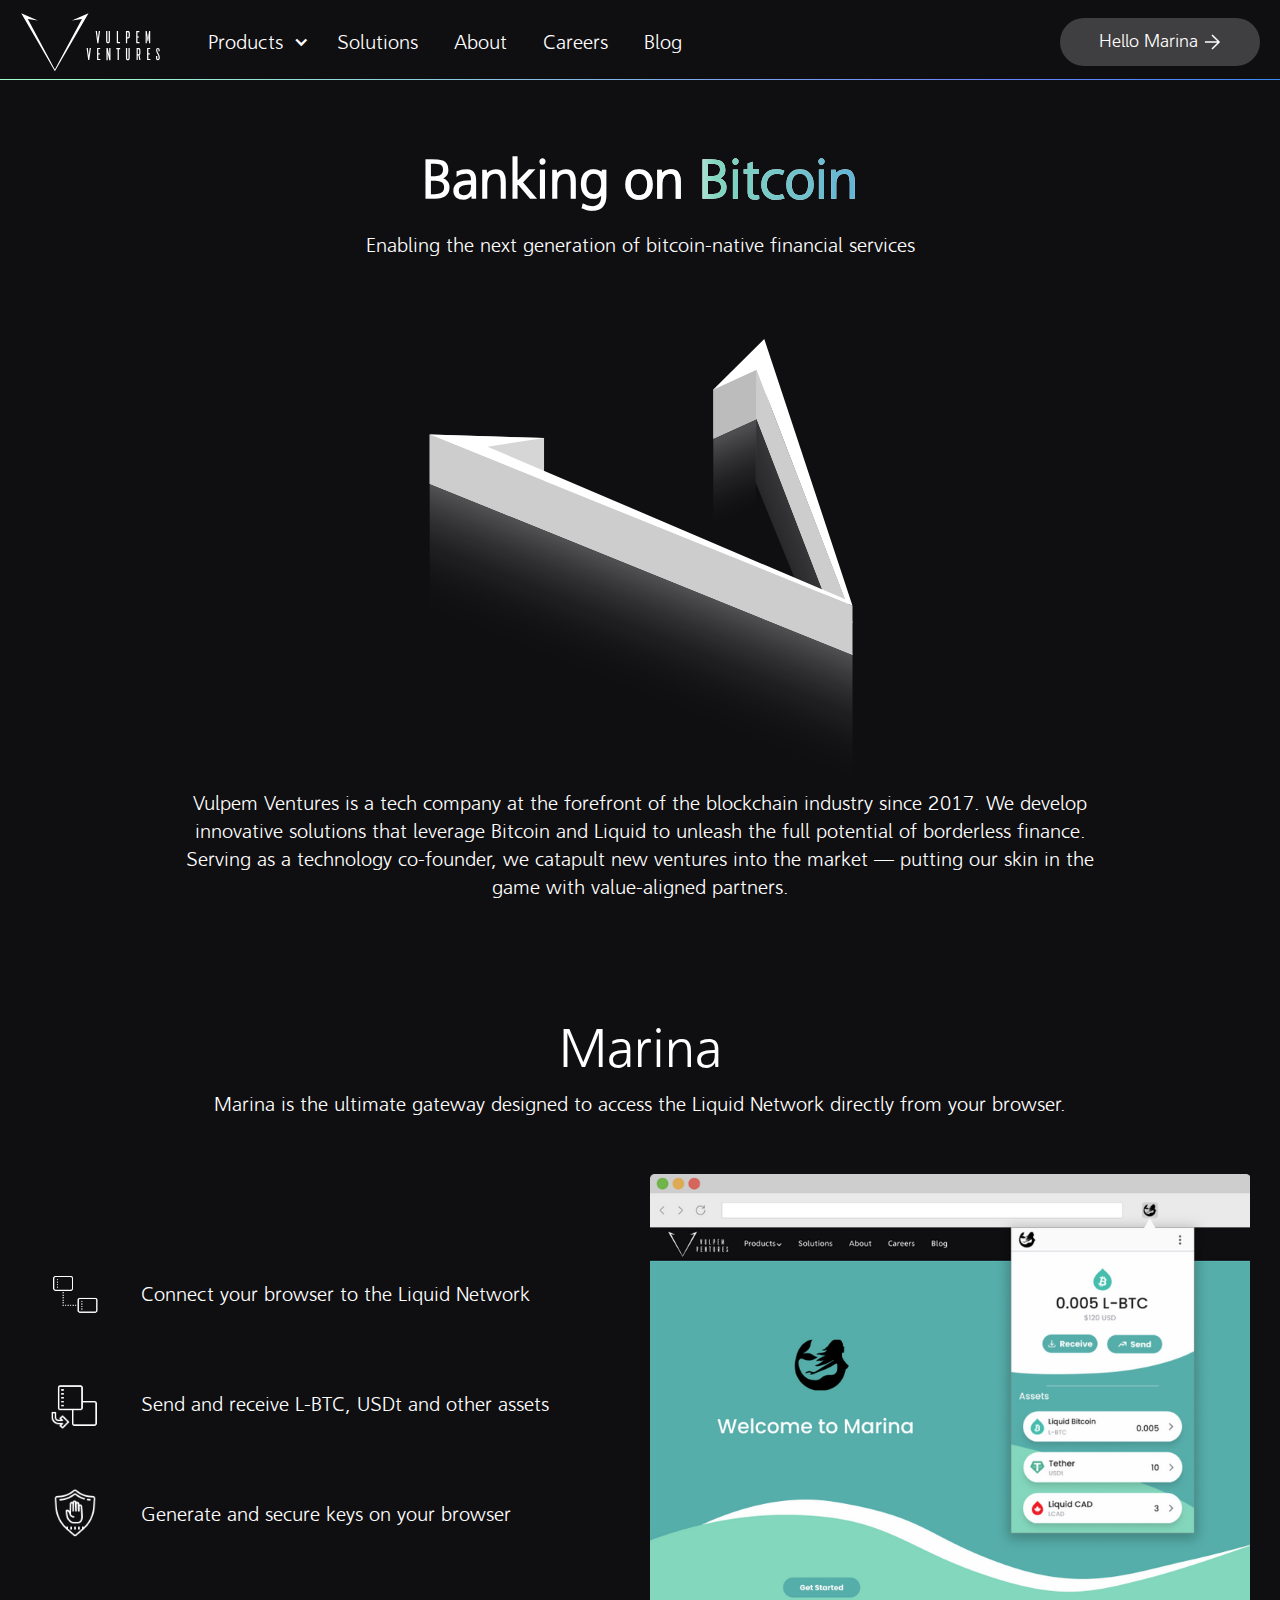
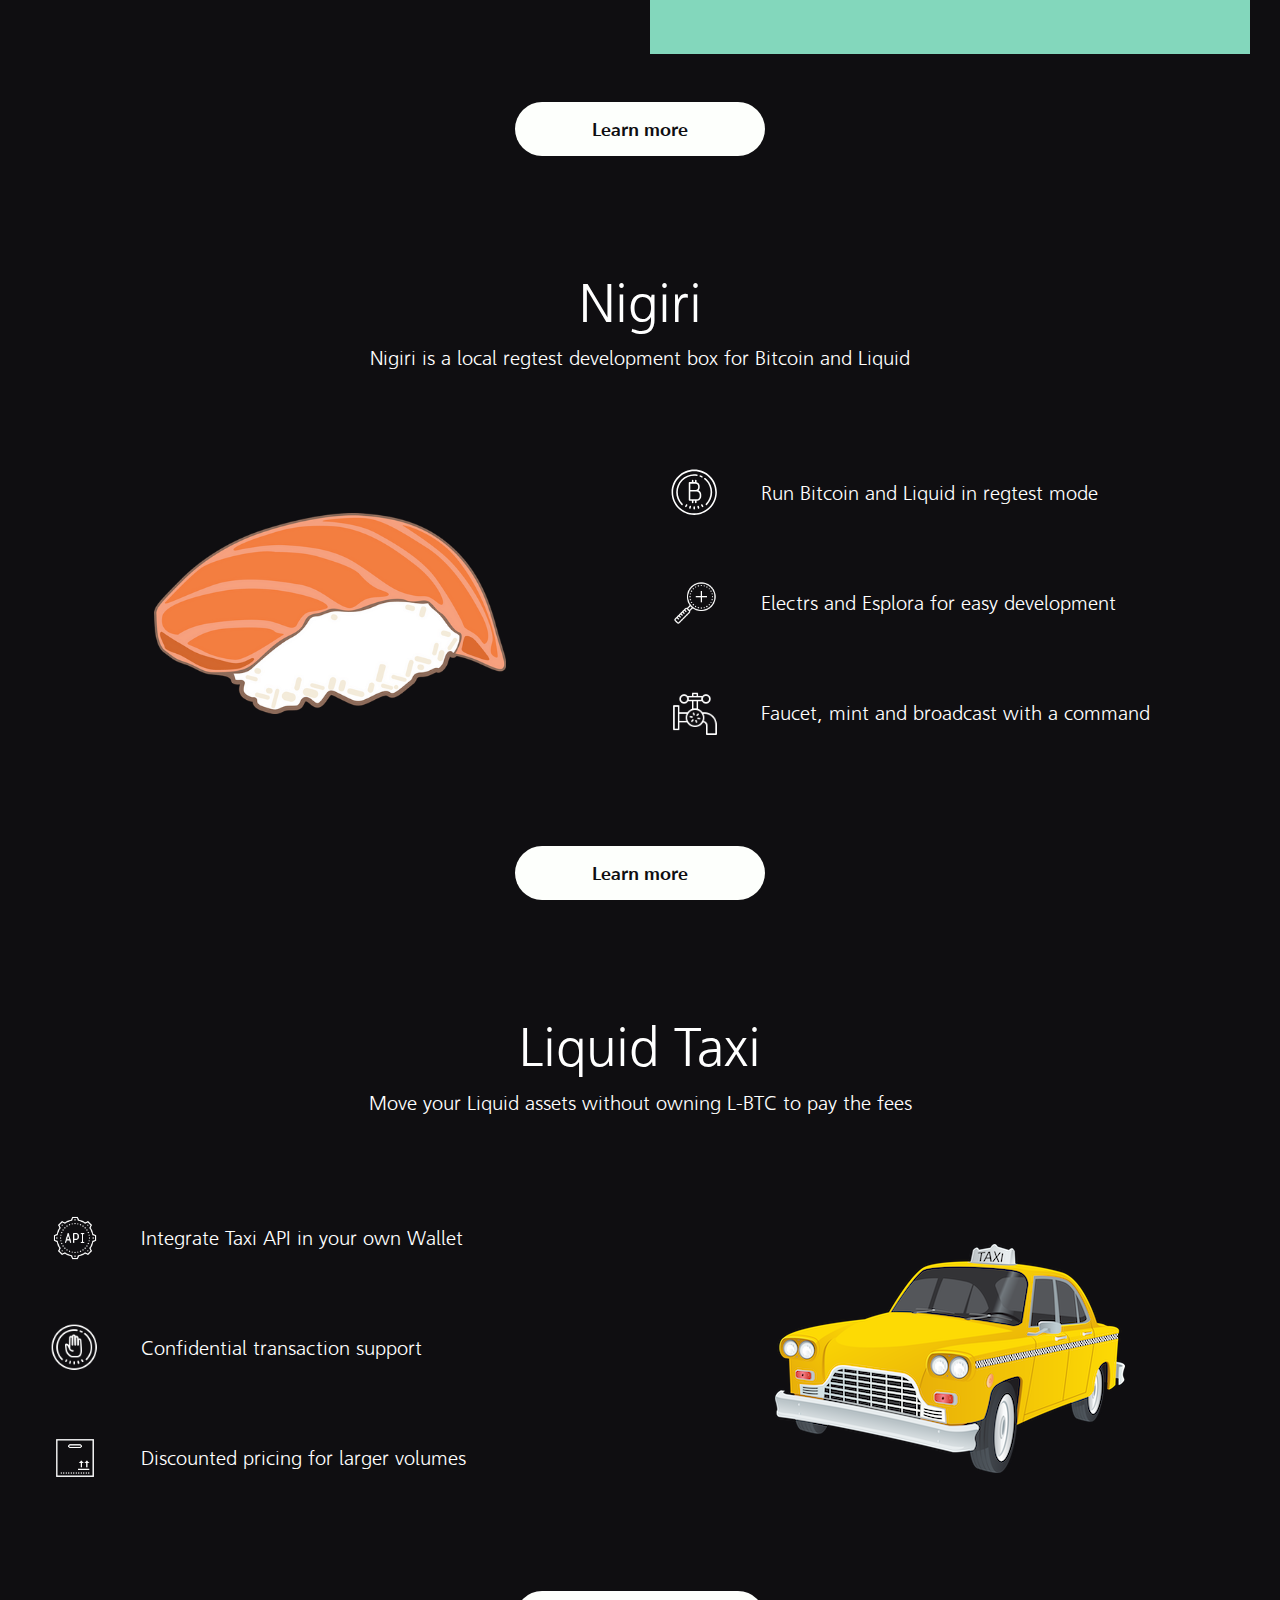
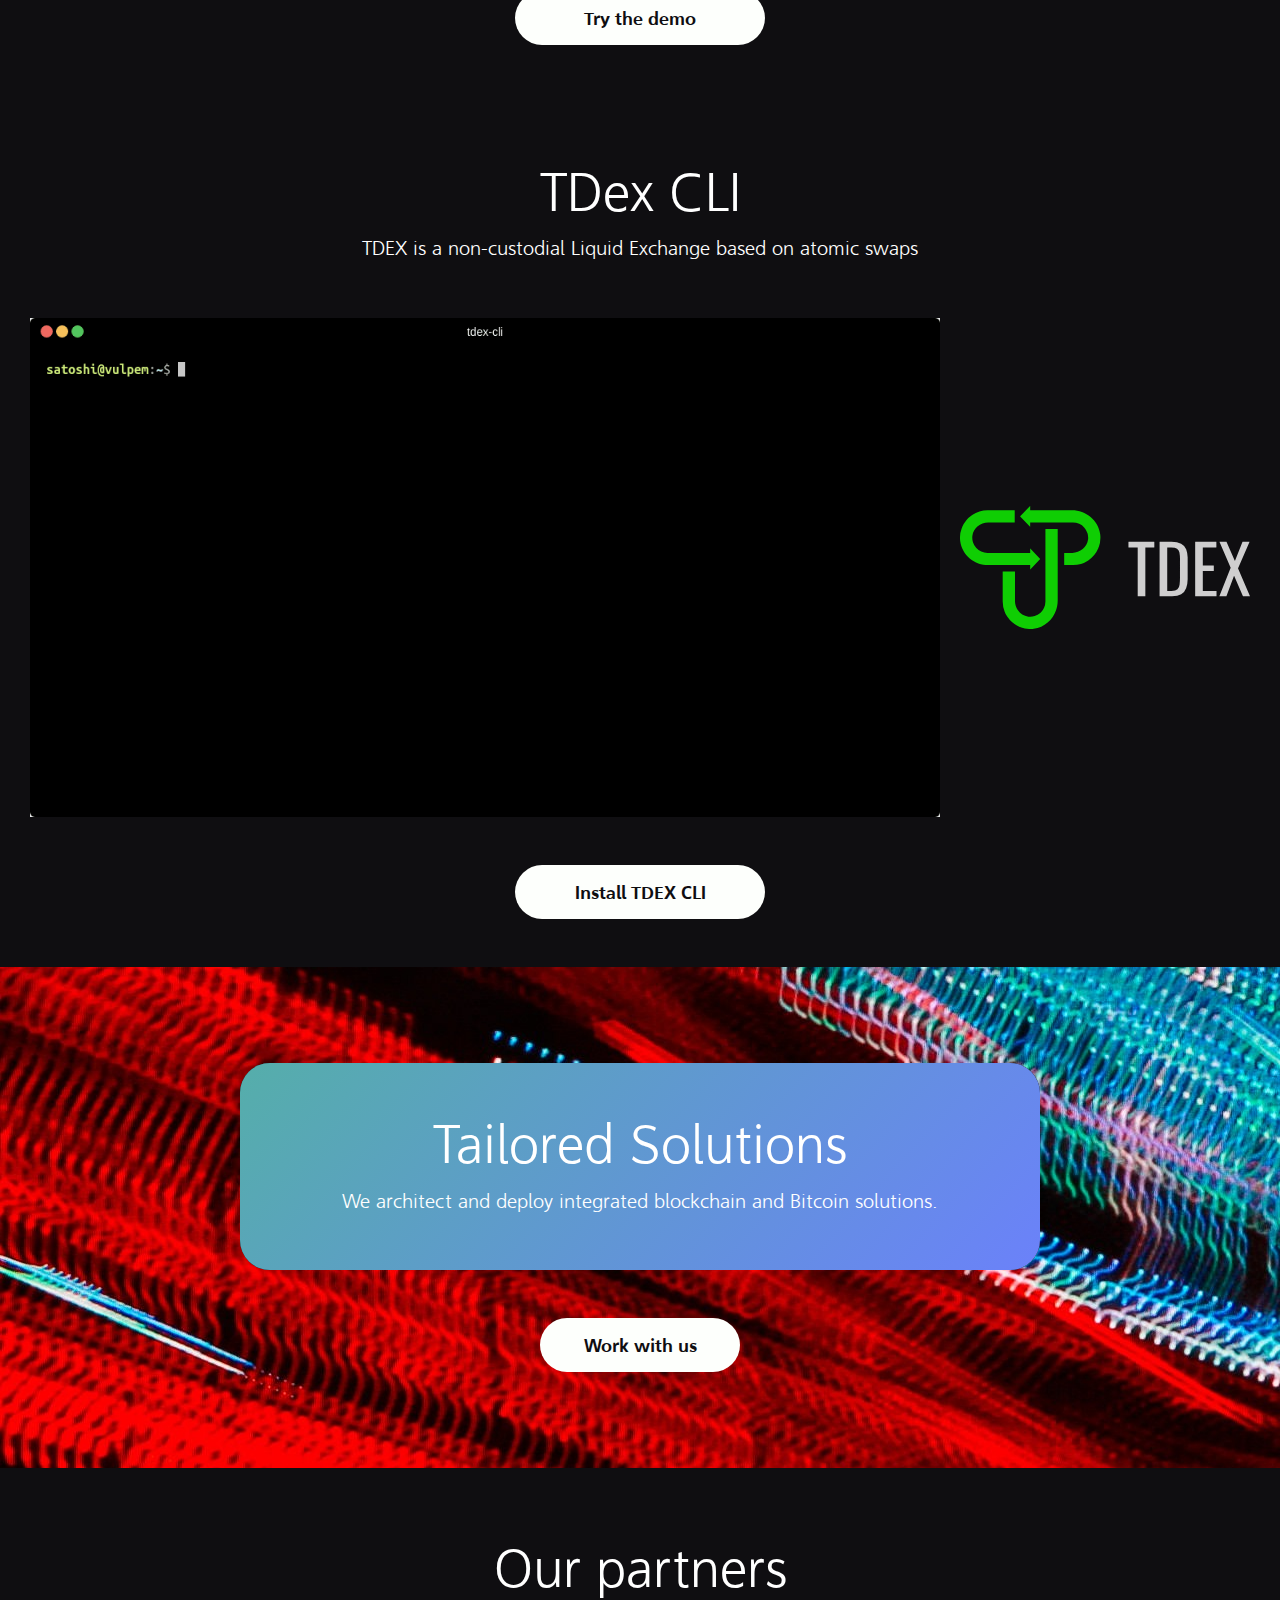
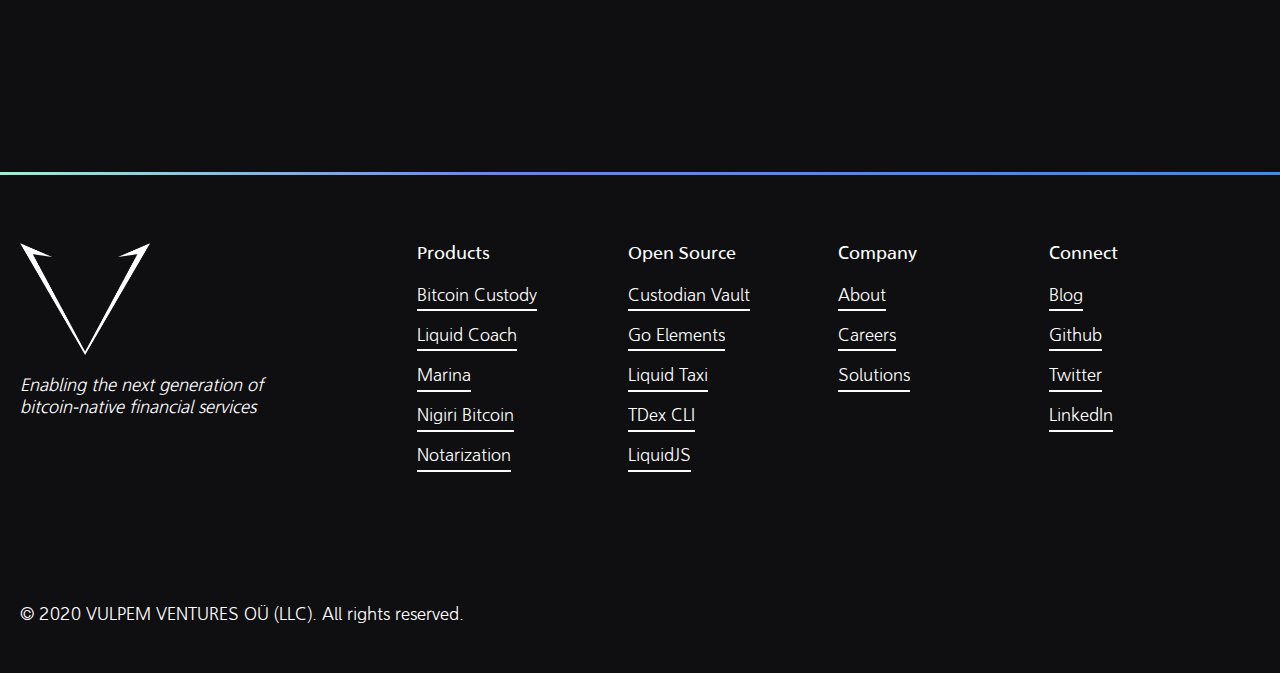
<file: index.html>
<!DOCTYPE html><html data-wf-page="5fcf67bb633d983af6f0efe9" data-wf-site="5fcf67bbfe67640983e558a6"><head><meta charset="utf-8"><title>Vulpem Ventures</title><meta content="Enabling the next generation of bitcoin-native financial services" name="description"><meta content="Vulpem Ventures" property="og:title"><meta content="Enabling the next generation of bitcoin-native financial services" property="og:description"><meta content="Vulpem Ventures" property="twitter:title"><meta content="Enabling the next generation of bitcoin-native financial services" property="twitter:description"><meta property="og:type" content="website"><meta content="summary_large_image" name="twitter:card"><meta content="width=device-width, initial-scale=1" name="viewport"><meta content="Webflow" name="generator"><link href="/normalize.83e55e48.css" rel="stylesheet" type="text/css"><link href="/webflow.c5f3bd88.css" rel="stylesheet" type="text/css"><link href="/vulpem.webflow.d7fa8988.css" rel="stylesheet" type="text/css"><script>!function(o,c){var n=c.documentElement,t=" w-mod-";n.className+=t+"js",("ontouchstart"in o||o.DocumentTouch&&c instanceof DocumentTouch)&&(n.className+=t+"touch")}(window,document);</script><link href="/favicon.9e7d10eb.png" rel="icon shortcut" type="image/x-icon"><link href="/webclip.ed5ccb78.png" rel="apple-touch-icon"></head><body class="body"> <div data-collapse="medium" data-animation="default" data-duration="400" role="banner" class="fixed-nav w-nav"> <div class="container-2 nav-container w-container"> <a href="/index.html" aria-current="page" class="brand w--current w-nav-brand"><img src="/logo_horizontal_100.29bae319.svg" alt="" class="nav-logo"></a> <nav role="navigation" class="nav-menu-2 w-nav-menu"> <div data-hover="" data-delay="0" class="nav-dropdown-2 w-dropdown"> <div class="nav-item-dropdown nav-link-2 w-dropdown-toggle"> <div class="nav-dropdown-icon w-icon-dropdown-toggle"></div> <div class="text-regular">Products</div> </div> <nav class="nav-dropdown-list-2 w-dropdown-list"> <a href="/marina.html" class="nav-dropdown-link w-inline-block"><img src="/marina_logo_green.ae004270.svg" loading="lazy" alt="" class="nav-dropdown-image"> <div class="content"> <div class="dropdown-nav-item-title"><strong class="text-regular">Marina</strong></div> <div class="paragraph">Connect browser application to the Liquid Network</div> </div> </a> <a href="/nigiri.html" class="nav-dropdown-link w-inline-block"><img src="/nigiri.ef275ebe.png" loading="lazy" sizes="100vw" srcset="/nigiri-p-500.72ac4667.png 500w,/nigiri.ef275ebe.png 705w" alt="" class="nav-dropdown-image"> <div class="content"> <div class="dropdown-nav-item-title"><strong class="text-regular">Nigiri Bitcoin</strong></div> <div class="paragraph">A delicious docker box for special Bitcoin and Liquid cookings</div> </div> </a> <a href="https://liquid.taxi" target="_blank" class="last nav-dropdown-link w-inline-block"><img src="/taxi.4b847832.png" loading="lazy" alt="" class="nav-dropdown-image"> <div class="content"> <div class="text-regular">Liquid.Taxi</div> <div class="paragraph">Pay for your Liquid Network transaction fees with Tether USDt</div> </div> </a> <a href="https://liquid.coach" target="_blank" class="last nav-dropdown-link w-inline-block"><img src="/liquid_coach_emoji.33ae042a.png" loading="lazy" alt="" class="nav-dropdown-image"> <div class="content"> <div class="text-regular">Liquid.Coach</div> <div class="paragraph">Browser-based tool for Liquid developers and advanced users</div> </div> </a> <a href="https://github.com/vulpemventures/tdex-cli" target="_blank" class="nav-dropdown-link w-inline-block"><img src="/Tdex_logo_soloT.a3ed7705.svg" loading="lazy" alt="" class="nav-dropdown-image"> <div class="content"> <div class="dropdown-nav-item-title"><strong class="text-regular">TDex CLI</strong></div> <div class="paragraph">Non-custodial CLI for making trades on TDex Network via atomic swaps. </div> </div> </a> <a href="https://github.com/vulpemventures/go-elements" target="_blank" class="nav-dropdown-link w-inline-block"><img src="/GoElementfigurina_con_ElementLogo.d4ed4c75.png" loading="lazy" sizes="100vw" srcset="/GoElementfigurina_con_ElementLogo-p-500.8d8a9c77.png 500w,/GoElementfigurina_con_ElementLogo.d4ed4c75.png 1049w" alt="" class="nav-dropdown-image"> <div class="content"> <div class="dropdown-nav-item-title"><strong class="text-regular">Go Elements</strong></div> <div class="paragraph">Go support for Liquid/Elements transactions</div> </div> </a> <a href="https://github.com/vulpemventures/liquidjs-lib" target="_blank" class="last nav-dropdown-link w-inline-block"><img src="/jsliquid.ec6faa55.png" loading="lazy" alt="" class="nav-dropdown-image"> <div class="content"> <div class="text-regular">LiquidJS</div> <div class="paragraph">A JavaScript Liquid library for node.js and browsers.</div> </div> </a> <a href="https://github.com/vulpemventures/custodian-vault/" target="_blank" class="nav-dropdown-link w-inline-block"><img src="/vault_icon.9d43ac2f.svg" loading="lazy" alt="" class="nav-dropdown-image"> <div class="content"> <div class="dropdown-nav-item-title"><strong class="text-regular">Custodian Vault</strong></div> <div class="paragraph">Store Bitcoin securely using HashiCorp Vault</div> </div> </a> </nav> </div> <a href="/solutions.html" class="nav-link w-inline-block"> <div class="text-regular">Solutions</div> </a> <a href="/about.html" class="nav-link w-inline-block"> <div class="text-regular">About</div> </a> <a href="/carrers.html" class="nav-link w-inline-block"> <div class="text-regular">Careers</div> </a> <a href="http://medium.com/@vulpem" target="_blank" class="nav-link w-inline-block"> <div class="text-regular">Blog</div> </a> <div class="nav-cta-button"> <a href="/marina.html" class="button-2 grey small w-inline-block"> <div class="nav-link-text">Hello Marina</div><img src="/arrow-right-white-icon.8a7960f1.svg" loading="lazy" alt="" class="button-icon"> </a> </div> </nav> <div class="menu-button w-nav-button"><img src="/menu-icon-white.a4bf6ea8.svg" loading="lazy" alt=""></div> </div> <div class="nav-gradient-container"> <div class="gradient-line-2 thin"></div> </div> </div> <div class="section-hero-home"> <div data-w-id="895e3aeb-bc03-a4de-1bf6-e2f9e06c5b80" class="container"> <h1 data-w-id="75c9d902-59ec-8841-7135-6c09917a3e08" class="hero-text-gradient">Banking on Bitcoin</h1> <h2 class="text-center">Enabling the next generation of bitcoin-native financial services<br><br></h2> <div class="space-x-small"></div><img src="/Risorsa-5.6e3ef40d.svg" alt="Vulpem Ventures Isometric Logo" height="450" class="image-120"> <div class="div-block-2"> <div class="text-center-hero">Vulpem Ventures is a tech company at the forefront of the blockchain industry since 2017. We develop innovative solutions that leverage Bitcoin and Liquid to unleash the full potential of borderless finance. Serving as a technology co-founder, we catapult new ventures into the market — putting our skin in the game with value-aligned partners.</div> </div> </div> </div> <div class="marina"> <div class="container"> <h2 class="heading">Marina</h2> <p class="text-center">Marina is the ultimate gateway designed to access the Liquid Network directly from your browser.</p> <div class="space-x-small"></div> <div class="two-columns w-row"> <div class="column w-col w-col-6 w-col-stack"> <div class="list-with-3-rows"> <div class="list-item-with-image"> <div class="image-holder"><img src="/icons8-collegamento-tra-computer-801.c2d87e29.png" loading="lazy" height="64" alt="Marina connect" class="image-110"></div> <div class="text-regular">Connect your browser to the Liquid Network</div> </div> <div class="list-item-with-image"> <div class="image-holder"><img src="/icons8-ordinamento-posteriore-64.27b1d4b7.png" loading="lazy" alt="Marina send and receive" class="image-111"></div> <div class="text-regular">Send and receive L-BTC, USDt and other assets</div> </div> <div class="list-item-with-image"> <div class="image-holder"><img src="/icons8-privacy-64.33a15722.png" loading="lazy" alt="Marina keys logo" class="image-112"></div> <div class="text-regular">Generate and secure keys on your browser</div> </div> </div> </div> <div class="column w-col w-col-6 w-col-stack"><img src="/mockup-marina.eb387667.png" loading="lazy" sizes="(max-width: 479px) 87vw, (max-width: 767px) 92vw, (max-width: 991px) 94vw, (max-width: 1279px) 46vw, (max-width: 1439px) 600px, 680px" srcset="/mockup-marina-p-500.b7349278.png 500w,/mockup-marina-p-800.8a6df670.png 800w,/mockup-marina-p-1080.f0db2ca2.png 1080w,/mockup-marina-p-1600.ab3b6da8.png 1600w,/mockup-marina-p-2000.d43b8106.png 2000w,/mockup-marina-p-3200.8515407f.png 3200w,/mockup-marina.eb387667.png 5760w" alt="Marina extension mockup "></div> </div> <div class="space-x-small"></div> <a href="/marina.html" class="button button-large w-button">Learn more</a> </div> </div> <div class="nigiri"> <div class="container"> <h1 class="heading">Nigiri</h1> <p class="text-center">Nigiri is a local regtest development box for Bitcoin and Liquid</p> <div class="space-x-small"></div> <div class="two-columns w-row"> <div class="column w-col w-col-6 w-col-stack"><img src="/nigiri.ef275ebe.png" loading="lazy" height="" width="352.5" alt="Nigiri Bitcoin logo" srcset="/nigiri-p-500.72ac4667.png 500w,/nigiri.ef275ebe.png 705w" sizes="(max-width: 479px) 85vw, 352.5px" class="image-116"></div> <div class="column w-col w-col-6 w-col-stack"> <div class="list-with-3-rows"> <div class="list-item-with-image"> <div class="image-holder"><img src="/icons8-bitcoin2.449ff3ea.svg" loading="lazy" alt="" class="image-107"> </div> <div class="text-regular">Run Bitcoin and Liquid in regtest mode</div> </div> <div class="list-item-with-image"> <div class="image-holder"><img src="/icons8-zoom-in-80.32b4aa16.png" loading="lazy" width="64" height="64" alt="" class="image-108"></div> <div class="text-regular">Electrs and Esplora for easy development</div> </div> <div class="list-item-with-image"> <div class="image-holder"><img src="/icons8-plumbing-64.ea94930e.png" loading="lazy" alt="" class="image-109"></div> <div class="text-regular">Faucet, mint and broadcast with a command</div> </div> </div> </div> </div> <div class="space-x-small"></div> <a href="/nigiri.html" class="button button-large w-button">Learn more</a> </div> </div> <div class="taxi"> <div class="container"> <h1 class="heading">Liquid Taxi</h1> <p class="text-center">Move your Liquid assets without owning L-BTC to pay the fees</p> <div class="space-x-small"></div> <div class="two-columns w-row"> <div class="column w-col w-col-6 w-col-stack"> <div class="list-with-3-rows"> <div class="list-item-with-image"> <div class="image-holder"><img src="/icons8-impostazioni-api-80.8e6ea676.png" loading="lazy" alt="" class="image-107"></div> <div class="text-regular">Integrate Taxi API in your own Wallet</div> </div> <div class="list-item-with-image"> <div class="image-holder"><img src="/icons8-private-128.c2470ebd.png" loading="lazy" alt="" class="image-108"></div> <div class="text-regular">Confidential transaction support</div> </div> <div class="list-item-with-image"> <div class="image-holder"><img src="/icons8-imballaggio-80.cb4abd76.png" loading="lazy" alt="" class="image-109"></div> <div class="text-regular">Discounted pricing for larger volumes</div> </div> </div> </div> <div class="column w-col w-col-6 w-col-stack"><img src="/taxi.4b847832.png" loading="lazy" height="" alt="Liquid Taxi Logo"></div> </div> <div class="space-x-small"></div> <a href="https://liquid.taxi" target="_blank" class="button button-large w-button">Try the demo</a> </div> </div> <div class="tdex-cli"> <div class="container"> <h1 class="heading">TDex CLI</h1> <p class="text-center">TDEX is a non-custodial Liquid Exchange based on atomic swaps</p> <div class="space-x-small"></div> <div class="columns-3 w-row"> <div class="column-4 w-col w-col-9 w-col-small-small-stack w-col-stack w-col-tiny-tiny-stack"><img src="/tdex_black.fee77cc7.gif" loading="lazy" alt="tdex cli animated gif"></div> <div class="column-3 w-col w-col-3 w-col-small-small-stack w-col-stack w-col-tiny-tiny-stack"><img src="/tdex.c04a2657.svg" loading="lazy" alt="tdex logo" class="image-119"></div> </div> <div class="space-x-small"></div> <a href="https://github.com/vulpemventures/tdex-cli" target="_blank" class="button button-large w-button">Install TDEX CLI</a> </div> </div> <div id="remote-first" class="tailored-solutions"> <div class="container"> <div class="space-x-small"></div> <a href="/solutions.html" class="card-item change-color fadein-into-view w-inline-block"> <div class="card-item-content"> <h2 class="heading">Tailored Solutions</h2> <div class="text-regular">We architect and deploy integrated blockchain and Bitcoin solutions.<br></div> <div class="text-regular"><br></div> </div> <div class="card card-item-gradient-active"></div> </a> <div class="space-x-small"></div> <a href="/solutions.html" class="button w-button">Work with us</a> <div class="space-x-small"></div> </div> </div> <div class="partners"> <div class="container"> <h2 class="heading">Our partners</h2> <div class="customers-panel"> <div class="grid-8 w-layout-grid"> <div id="w-node-31d241b004b5-f6f0efe9" class="centered content"><img src="/blockstream.909236e0.png" loading="lazy" alt=""></div> <div id="w-node-31d241b004b7-f6f0efe9" class="centered content"><img src="/liquid.79b8e57d.svg" loading="lazy" alt=""></div> <div id="w-node-31d241b004bb-f6f0efe9" class="centered content"><img src="/Liquality_logo.49c127d4.png" loading="lazy" sizes="(max-width: 479px) 91vw, (max-width: 718px) 94vw, 675px" srcset="/Liquality_logo-p-500.14a35813.png 500w,/Liquality_logo.49c127d4.png 675w" alt=""></div> <div id="w-node-31d241b004bd-f6f0efe9" class="centered content"><img src="/poseidon.05e5046e.svg" loading="lazy" alt=""></div> <div id="w-node-31d241b004bf-f6f0efe9" class="centered content"><img src="/7Labs_logo-colwhor.1010b517.svg" loading="lazy" alt=""></div> <div id="w-node-31d241b004c1-f6f0efe9" class="centered content"><img src="/SingularityNet.7766b58b.png" loading="lazy" alt=""></div> </div> </div> </div> </div> <div class="footer"> <div class="gradient-line"></div> <div class="container w-container"> <div class="footer-flex-container"> <div class="footer-flex-first"> <a href="#" class="footer-logo-link w-inline-block"><img src="/1000x860.260c308e.png" sizes="(max-width: 479px) 69.68333435058594px, 130px" srcset="/1000x860-p-500.422be1bc.png 500w,/1000x860-p-800.8a7fe312.png 800w,/1000x860.260c308e.png 1000w" alt="" class="footer-image"></a> <div class="footer-flex-first"><em>Enabling the next generation of bitcoin-native financial services<br><br></em><br></div> </div> <div class="footer-flex-content"> <div class="footer-heading">Products</div> <ul role="list" class="w-list-unstyled"> <li> <a href="/solutions.html" class="link w-inline-block"> <div class="grey-text">Bitcoin Custody</div> <div class="link-underline"></div> </a> </li> <li> <a href="https://liquid.coach" class="link w-inline-block"> <div class="grey-text">Liquid Coach</div> <div class="link-underline"></div> </a> </li> <li> <a href="/marina.html" class="link w-inline-block"> <div class="grey-text">Marina</div> <div class="link-underline"></div> </a> </li> <li> <a href="/nigiri.html" class="link w-inline-block"> <div class="grey-text">Nigiri Bitcoin</div> <div class="link-underline"></div> </a> </li> <li> <a href="/solutions.html" class="link w-inline-block"> <div class="grey-text">Notarization</div> <div class="link-underline"></div> </a> </li> </ul> </div> <div class="footer-flex-content"> <div class="footer-heading">Open Source</div> <ul role="list" class="w-list-unstyled"> <li> <a href="https://github.com/vulpemventures/custodian-vault" target="_blank" class="link w-inline-block"> <div class="grey-text">Custodian Vault</div> <div class="link-underline"></div> </a> </li> <li> <a href="https://github.com/vulpemventures/go-elements" target="_blank" class="link w-inline-block"> <div class="grey-text">Go Elements</div> <div class="link-underline"></div> </a> </li> <li> <a href="https://liquid.taxi" class="link w-inline-block"> <div class="grey-text">Liquid Taxi</div> <div class="link-underline"></div> </a> </li> <li> <a href="https://github.com/vulpemventures/tdex-cli" class="link w-inline-block"> <div class="grey-text">TDex CLI</div> <div class="link-underline"></div> </a> </li> <li> <a href="https://github.com/vulpemventures/liquidjs-lib" target="_blank" class="link w-inline-block"> <div class="grey-text">LiquidJS</div> <div class="link-underline"></div> </a> </li> </ul> </div> <div class="footer-flex-content"> <div class="footer-heading">Company</div> <ul role="list" class="w-list-unstyled"> <li> <a href="/about.html" class="link w-inline-block"> <div class="grey-text">About</div> <div class="link-underline"></div> </a> </li> <li> <a href="/carrers.html" class="link w-inline-block"> <div class="grey-text">Careers</div> <div class="link-underline"></div> </a> </li> <li> <a href="/solutions.html" class="link w-inline-block"> <div class="grey-text">Solutions</div> <div class="link-underline"></div> </a> </li> </ul> </div> <div class="footer-flex-content"> <div class="footer-heading">Connect</div> <ul role="list" class="w-list-unstyled"> <li> <a href="https://medium.com/@vulpem" target="_blank" class="link w-inline-block"> <div class="grey-text">Blog</div> <div class="link-underline"></div> </a> </li> <li> <a href="https://github.com/vulpemventures" target="_blank" class="link w-inline-block"> <div class="grey-text">Github</div> <div class="link-underline"></div> </a> </li> <li> <a href="https://twitter.com/vulpemventures" target="_blank" class="link w-inline-block"> <div class="grey-text">Twitter</div> <div class="link-underline"></div> </a> </li> <li> <a href="https://www.linkedin.com/company/vulpem" target="_blank" class="link w-inline-block"> <div class="grey-text">LinkedIn</div> <div class="link-underline"></div> </a> </li> </ul> </div> </div> <div class="space"></div> <div class="footer-flex-container"> <div data-w-id="99bc6bd0-837d-9882-425d-1889465cdbce" class="footer-flex-first"> <div class="footer">© 2020 VULPEM VENTURES OÜ (LLC). All rights reserved.<br></div> </div> <div class="content"> <a data-w-id="99bc6bd0-837d-9882-425d-1889465cdbd4" href="#" class="link social-link w-inline-block"> <div class="grey link-underline"></div> </a> </div> <div class="content"> <a data-w-id="99bc6bd0-837d-9882-425d-1889465cdbde" href="#" class="link social-link w-inline-block"> <div class="grey link-underline"></div> </a> </div> <div class="content"> <a data-w-id="99bc6bd0-837d-9882-425d-1889465cdbe3" href="#" class="link social-link w-inline-block"> <div class="grey link-underline"></div> </a> </div> </div> </div> </div> <div class="preloader"> <div class="preloader-content"> <div class="preloader-line"> <div class="preloader-gradient"></div> </div><img src="/1000x860.260c308e.png" loading="lazy" sizes="100vw" srcset="/1000x860-p-500.422be1bc.png 500w,/1000x860-p-800.8a7fe312.png 800w,/1000x860.260c308e.png 1000w" alt="" class="image-113"> </div> </div> <script src="https://d3e54v103j8qbb.cloudfront.net/js/jquery-3.5.1.min.dc5e7f18c8.js?site=5fcf67bbfe67640983e558a6" type="text/javascript" integrity="sha256-9/aliU8dGd2tb6OSsuzixeV4y/faTqgFtohetphbbj0=" crossorigin></script> <script src="/webflow.e1e6c9d0.js" type="text/javascript"></script>  </body></html>
</file>
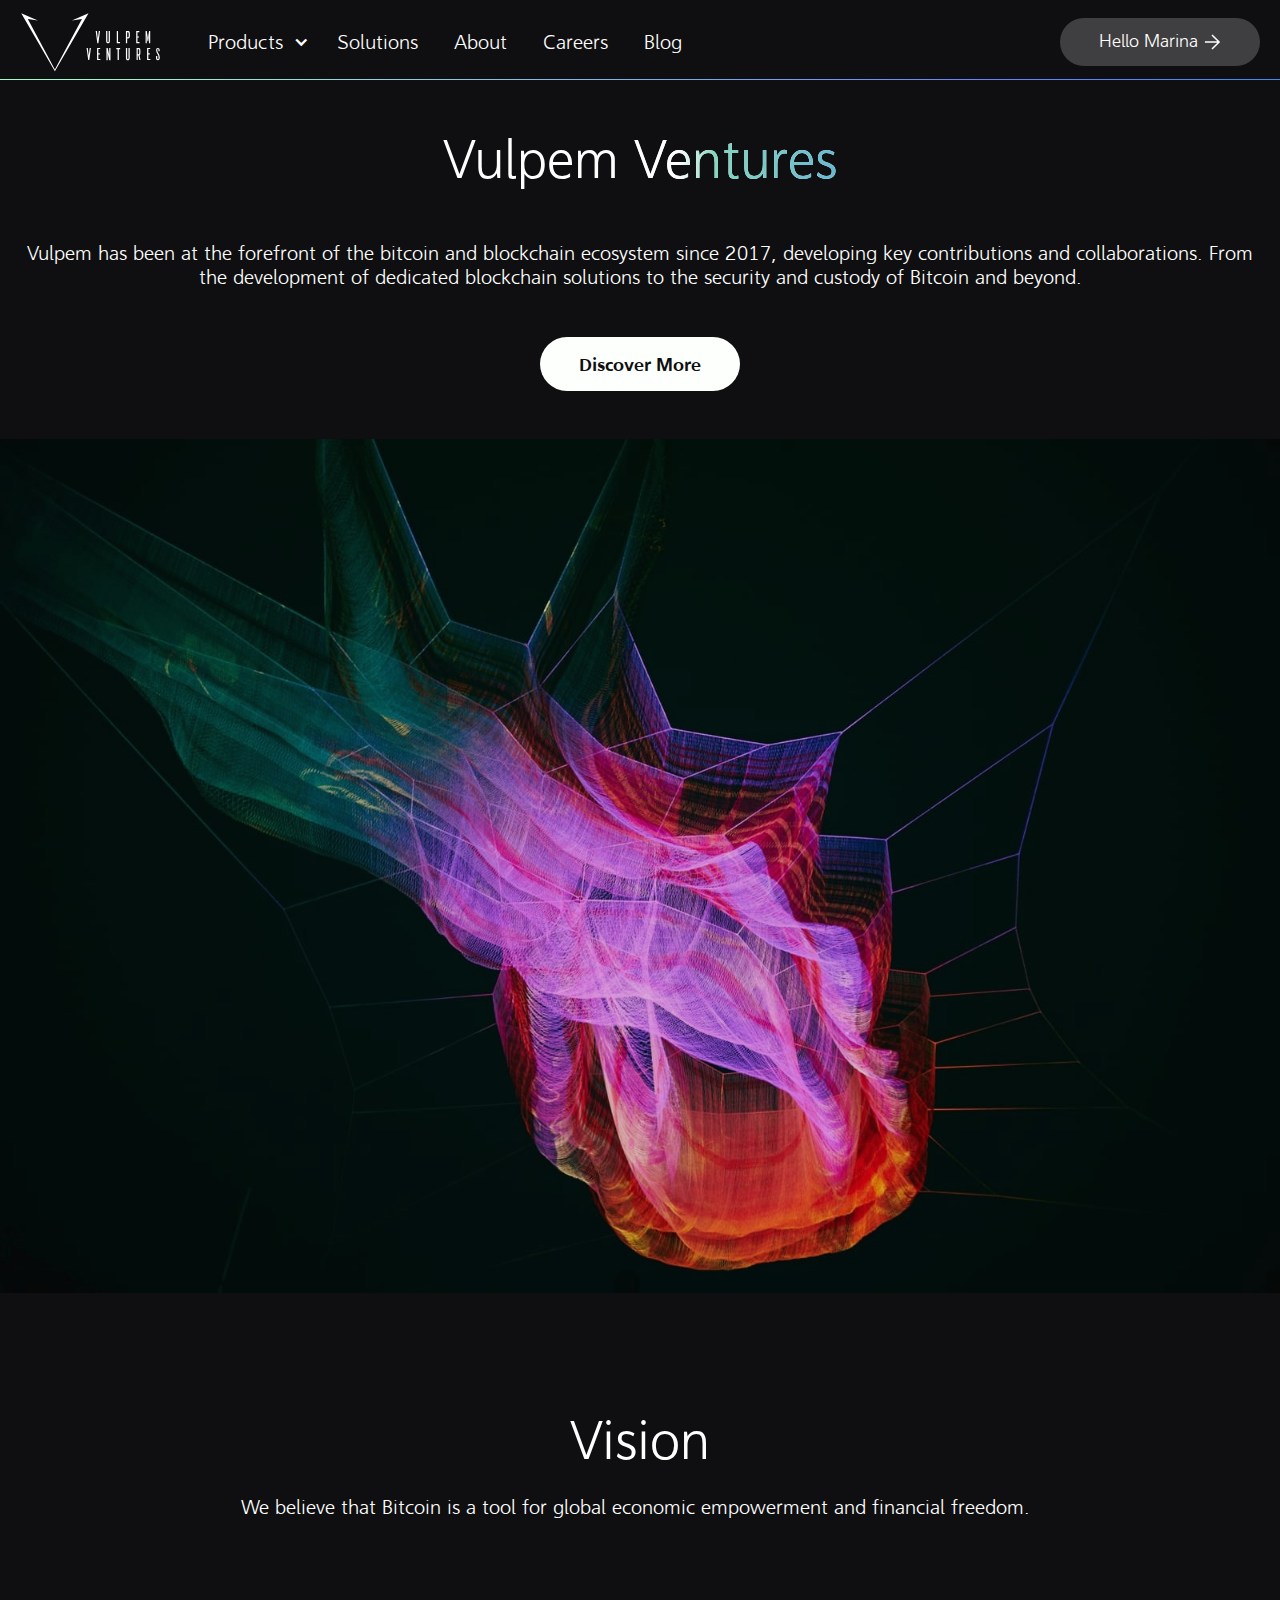
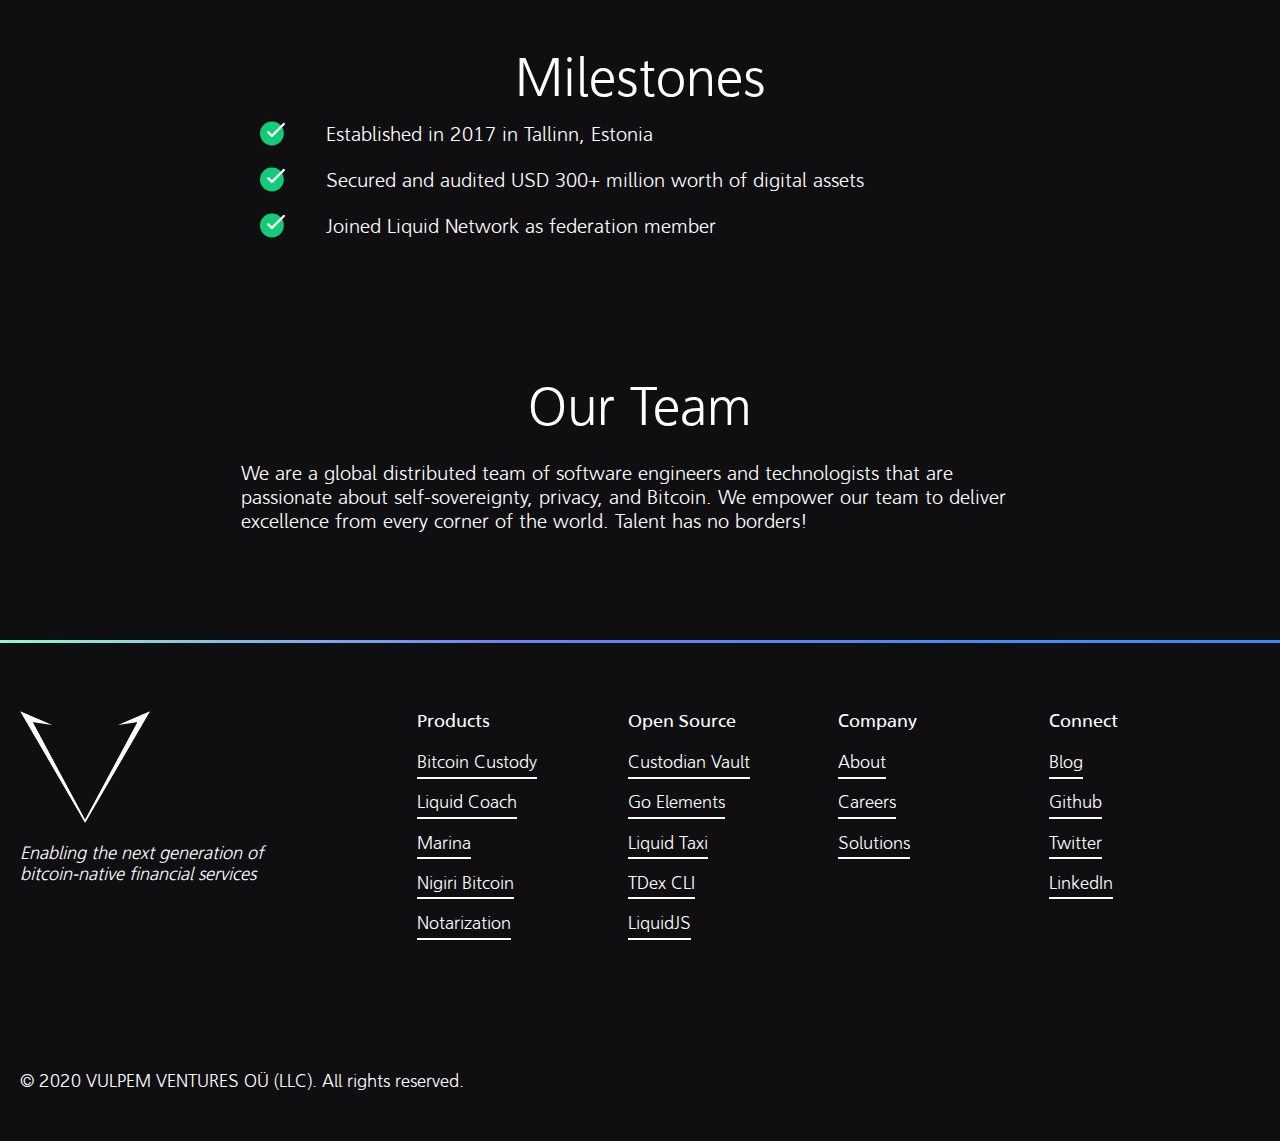
<file: about.html>
<!DOCTYPE html><html data-wf-page="5fd4d0e3a6df42521376c3b4" data-wf-site="5fcf67bbfe67640983e558a6"><head><meta charset="utf-8"><title>About - Vulpem Ventures</title><meta content="Enabling the next generation of bitcoin-native financial services" name="description"><meta content="About - Vulpem Ventures" property="og:title"><meta content="Enabling the next generation of bitcoin-native financial services" property="og:description"><meta content="About - Vulpem Ventures" property="twitter:title"><meta content="Enabling the next generation of bitcoin-native financial services" property="twitter:description"><meta property="og:type" content="website"><meta content="summary_large_image" name="twitter:card"><meta content="width=device-width, initial-scale=1" name="viewport"><meta content="Webflow" name="generator"><link href="/normalize.83e55e48.css" rel="stylesheet" type="text/css"><link href="/webflow.c5f3bd88.css" rel="stylesheet" type="text/css"><link href="/vulpem.webflow.d7fa8988.css" rel="stylesheet" type="text/css"><script>!function(o,c){var n=c.documentElement,t=" w-mod-";n.className+=t+"js",("ontouchstart"in o||o.DocumentTouch&&c instanceof DocumentTouch)&&(n.className+=t+"touch")}(window,document);</script><link href="/favicon.9e7d10eb.png" rel="icon shortcut" type="image/x-icon"><link href="/webclip.ed5ccb78.png" rel="apple-touch-icon"></head><body> <div data-collapse="medium" data-animation="default" data-duration="400" role="banner" class="fixed-nav w-nav"> <div class="container-2 nav-container w-container"> <a href="/index.html" class="brand w-nav-brand"><img src="/logo_horizontal_100.29bae319.svg" alt="" class="nav-logo"></a> <nav role="navigation" class="nav-menu-2 w-nav-menu"> <div data-hover="" data-delay="0" class="nav-dropdown-2 w-dropdown"> <div class="nav-item-dropdown nav-link-2 w-dropdown-toggle"> <div class="nav-dropdown-icon w-icon-dropdown-toggle"></div> <div class="text-regular">Products</div> </div> <nav class="nav-dropdown-list-2 w-dropdown-list"> <a href="/marina.html" class="nav-dropdown-link w-inline-block"><img src="/marina_logo_green.ae004270.svg" loading="lazy" alt="" class="nav-dropdown-image"> <div class="content"> <div class="dropdown-nav-item-title"><strong class="text-regular">Marina</strong></div> <div class="paragraph">Connect browser application to the Liquid Network</div> </div> </a> <a href="/nigiri.html" class="nav-dropdown-link w-inline-block"><img src="/nigiri.ef275ebe.png" loading="lazy" sizes="100vw" srcset="/nigiri-p-500.72ac4667.png 500w,/nigiri.ef275ebe.png 705w" alt="" class="nav-dropdown-image"> <div class="content"> <div class="dropdown-nav-item-title"><strong class="text-regular">Nigiri Bitcoin</strong></div> <div class="paragraph">A delicious docker box for special Bitcoin and Liquid cookings</div> </div> </a> <a href="https://liquid.taxi" target="_blank" class="last nav-dropdown-link w-inline-block"><img src="/taxi.4b847832.png" loading="lazy" alt="" class="nav-dropdown-image"> <div class="content"> <div class="text-regular">Liquid.Taxi</div> <div class="paragraph">Pay for your Liquid Network transaction fees with Tether USDt</div> </div> </a> <a href="https://liquid.coach" target="_blank" class="last nav-dropdown-link w-inline-block"><img src="/liquid_coach_emoji.33ae042a.png" loading="lazy" alt="" class="nav-dropdown-image"> <div class="content"> <div class="text-regular">Liquid.Coach</div> <div class="paragraph">Browser-based tool for Liquid developers and advanced users</div> </div> </a> <a href="https://github.com/vulpemventures/tdex-cli" target="_blank" class="nav-dropdown-link w-inline-block"><img src="/Tdex_logo_soloT.a3ed7705.svg" loading="lazy" alt="" class="nav-dropdown-image"> <div class="content"> <div class="dropdown-nav-item-title"><strong class="text-regular">TDex CLI</strong></div> <div class="paragraph">Non-custodial CLI for making trades on TDex Network via atomic swaps. </div> </div> </a> <a href="https://github.com/vulpemventures/go-elements" target="_blank" class="nav-dropdown-link w-inline-block"><img src="/GoElementfigurina_con_ElementLogo.d4ed4c75.png" loading="lazy" sizes="100vw" srcset="/GoElementfigurina_con_ElementLogo-p-500.8d8a9c77.png 500w,/GoElementfigurina_con_ElementLogo.d4ed4c75.png 1049w" alt="" class="nav-dropdown-image"> <div class="content"> <div class="dropdown-nav-item-title"><strong class="text-regular">Go Elements</strong></div> <div class="paragraph">Go support for Liquid/Elements transactions</div> </div> </a> <a href="https://github.com/vulpemventures/liquidjs-lib" target="_blank" class="last nav-dropdown-link w-inline-block"><img src="/jsliquid.ec6faa55.png" loading="lazy" alt="" class="nav-dropdown-image"> <div class="content"> <div class="text-regular">LiquidJS</div> <div class="paragraph">A JavaScript Liquid library for node.js and browsers.</div> </div> </a> <a href="https://github.com/vulpemventures/custodian-vault/" target="_blank" class="nav-dropdown-link w-inline-block"><img src="/vault_icon.9d43ac2f.svg" loading="lazy" alt="" class="nav-dropdown-image"> <div class="content"> <div class="dropdown-nav-item-title"><strong class="text-regular">Custodian Vault</strong></div> <div class="paragraph">Store Bitcoin securely using HashiCorp Vault</div> </div> </a> </nav> </div> <a href="/solutions.html" class="nav-link w-inline-block"> <div class="text-regular">Solutions</div> </a> <a href="/about.html" aria-current="page" class="nav-link w--current w-inline-block"> <div class="text-regular">About</div> </a> <a href="/carrers.html" class="nav-link w-inline-block"> <div class="text-regular">Careers</div> </a> <a href="http://medium.com/@vulpem" target="_blank" class="nav-link w-inline-block"> <div class="text-regular">Blog</div> </a> <div class="nav-cta-button"> <a href="/marina.html" class="button-2 grey small w-inline-block"> <div class="nav-link-text">Hello Marina</div><img src="/arrow-right-white-icon.8a7960f1.svg" loading="lazy" alt="" class="button-icon"> </a> </div> </nav> <div class="menu-button w-nav-button"><img src="/menu-icon-white.a4bf6ea8.svg" loading="lazy" alt=""></div> </div> <div class="nav-gradient-container"> <div class="gradient-line-2 thin"></div> </div> </div> <div class="section-hero"> <div class="container w-container"> <div class="hero-text-gradient">Vulpem Ventures</div> <div class="space-x-small"></div> <div class="text-center"> Vulpem has been at the forefront of the bitcoin and blockchain ecosystem since 2017, developing key contributions and collaborations. From the development of dedicated blockchain solutions to the security and custody of Bitcoin and beyond.</div> <div class="space-x-small"></div> <a href="#" class="button w-button">Discover More</a> </div> </div> <div><img src="/arif-wahid-266541-unsplash-1.54b5da67.jpg" loading="lazy" sizes="(max-width: 7360px) 100vw, 7360px" srcset="/arif-wahid-266541-unsplash-1-p-500.d617b7b5.jpeg 500w,/arif-wahid-266541-unsplash-1-p-800.66a83380.jpeg 800w,/arif-wahid-266541-unsplash-1-p-1080.092c5f72.jpeg 1080w,/arif-wahid-266541-unsplash-1-p-1600.ee06793c.jpeg 1600w,/arif-wahid-266541-unsplash-1-p-2000.8d012a66.jpeg 2000w,/arif-wahid-266541-unsplash-1-p-2600.02088228.jpeg 2600w,/arif-wahid-266541-unsplash-1-p-3200.2921dca4.jpeg 3200w,/arif-wahid-266541-unsplash-1.54b5da67.jpg 7360w" alt="vulpem abstract pattern image" class="image-118"> <div class="space-x-small"></div> </div> <div id="remote-first" class="section"> <div class="container"> <h1 class="heading">Vision</h1> <h2 class="text-regular">We believe that Bitcoin is a tool for global economic empowerment and financial freedom. </h2> </div> </div> <div class="section"> <div class="container"> <h2 class="heading">Milestones</h2> <div class="list-long"> <div class="list-item-long-with-image"> <div class="image-holder"><img src="/check-circle.77172d58.svg" loading="lazy" alt="" class="image-25"></div> <div class="text-regular">Established in 2017 in Tallinn, Estonia</div> </div> <div class="list-item-long-with-image"> <div class="image-holder"><img src="/check-circle.77172d58.svg" loading="lazy" alt="" class="image-25"></div> <div class="text-regular">Secured and audited USD 300+ million worth of digital assets</div> </div> <div class="list-item-long-with-image"> <div class="image-holder"><img src="/check-circle.77172d58.svg" loading="lazy" alt="" class="image-25"></div> <div class="text-regular">Joined Liquid Network as federation member</div> </div> </div> </div> </div> <div id="remote-first" class="section"> <div class="container"> <h1 class="heading">Our Team</h1> <h2 class="text-regular">We are a global distributed team of software engineers and technologists that are passionate about self-sovereignty, privacy, and Bitcoin. We empower our team to deliver excellence from every corner of the world. Talent has no borders!</h2> <div class="space-x-small"></div> </div> </div> <div class="footer"> <div class="gradient-line"></div> <div class="container w-container"> <div class="footer-flex-container"> <div class="footer-flex-first"> <a href="#" class="footer-logo-link w-inline-block"><img src="/1000x860.260c308e.png" sizes="(max-width: 479px) 69.68333435058594px, 130px" srcset="/1000x860-p-500.422be1bc.png 500w,/1000x860-p-800.8a7fe312.png 800w,/1000x860.260c308e.png 1000w" alt="" class="footer-image"></a> <div class="footer-flex-first"><em>Enabling the next generation of bitcoin-native financial services<br><br></em><br></div> </div> <div class="footer-flex-content"> <div class="footer-heading">Products</div> <ul role="list" class="w-list-unstyled"> <li> <a href="/solutions.html" class="link w-inline-block"> <div class="grey-text">Bitcoin Custody</div> <div class="link-underline"></div> </a> </li> <li> <a href="https://liquid.coach" class="link w-inline-block"> <div class="grey-text">Liquid Coach</div> <div class="link-underline"></div> </a> </li> <li> <a href="/marina.html" class="link w-inline-block"> <div class="grey-text">Marina</div> <div class="link-underline"></div> </a> </li> <li> <a href="/nigiri.html" class="link w-inline-block"> <div class="grey-text">Nigiri Bitcoin</div> <div class="link-underline"></div> </a> </li> <li> <a href="/solutions.html" class="link w-inline-block"> <div class="grey-text">Notarization</div> <div class="link-underline"></div> </a> </li> </ul> </div> <div class="footer-flex-content"> <div class="footer-heading">Open Source</div> <ul role="list" class="w-list-unstyled"> <li> <a href="https://github.com/vulpemventures/custodian-vault" target="_blank" class="link w-inline-block"> <div class="grey-text">Custodian Vault</div> <div class="link-underline"></div> </a> </li> <li> <a href="https://github.com/vulpemventures/go-elements" target="_blank" class="link w-inline-block"> <div class="grey-text">Go Elements</div> <div class="link-underline"></div> </a> </li> <li> <a href="https://liquid.taxi" class="link w-inline-block"> <div class="grey-text">Liquid Taxi</div> <div class="link-underline"></div> </a> </li> <li> <a href="https://github.com/vulpemventures/tdex-cli" class="link w-inline-block"> <div class="grey-text">TDex CLI</div> <div class="link-underline"></div> </a> </li> <li> <a href="https://github.com/vulpemventures/liquidjs-lib" target="_blank" class="link w-inline-block"> <div class="grey-text">LiquidJS</div> <div class="link-underline"></div> </a> </li> </ul> </div> <div class="footer-flex-content"> <div class="footer-heading">Company</div> <ul role="list" class="w-list-unstyled"> <li> <a href="/about.html" aria-current="page" class="link w--current w-inline-block"> <div class="grey-text">About</div> <div class="link-underline"></div> </a> </li> <li> <a href="/carrers.html" class="link w-inline-block"> <div class="grey-text">Careers</div> <div class="link-underline"></div> </a> </li> <li> <a href="/solutions.html" class="link w-inline-block"> <div class="grey-text">Solutions</div> <div class="link-underline"></div> </a> </li> </ul> </div> <div class="footer-flex-content"> <div class="footer-heading">Connect</div> <ul role="list" class="w-list-unstyled"> <li> <a href="https://medium.com/@vulpem" target="_blank" class="link w-inline-block"> <div class="grey-text">Blog</div> <div class="link-underline"></div> </a> </li> <li> <a href="https://github.com/vulpemventures" target="_blank" class="link w-inline-block"> <div class="grey-text">Github</div> <div class="link-underline"></div> </a> </li> <li> <a href="https://twitter.com/vulpemventures" target="_blank" class="link w-inline-block"> <div class="grey-text">Twitter</div> <div class="link-underline"></div> </a> </li> <li> <a href="https://www.linkedin.com/company/vulpem" target="_blank" class="link w-inline-block"> <div class="grey-text">LinkedIn</div> <div class="link-underline"></div> </a> </li> </ul> </div> </div> <div class="space"></div> <div class="footer-flex-container"> <div data-w-id="99bc6bd0-837d-9882-425d-1889465cdbce" class="footer-flex-first"> <div class="footer">© 2020 VULPEM VENTURES OÜ (LLC). All rights reserved.<br></div> </div> <div class="content"> <a data-w-id="99bc6bd0-837d-9882-425d-1889465cdbd4" href="#" class="link social-link w-inline-block"> <div class="grey link-underline"></div> </a> </div> <div class="content"> <a data-w-id="99bc6bd0-837d-9882-425d-1889465cdbde" href="#" class="link social-link w-inline-block"> <div class="grey link-underline"></div> </a> </div> <div class="content"> <a data-w-id="99bc6bd0-837d-9882-425d-1889465cdbe3" href="#" class="link social-link w-inline-block"> <div class="grey link-underline"></div> </a> </div> </div> </div> </div> <div class="preloader"> <div class="preloader-content"> <div class="preloader-line"> <div class="preloader-gradient"></div> </div><img src="/1000x860.260c308e.png" loading="lazy" sizes="100vw" srcset="/1000x860-p-500.422be1bc.png 500w,/1000x860-p-800.8a7fe312.png 800w,/1000x860.260c308e.png 1000w" alt="" class="image-113"> </div> </div> <script src="https://d3e54v103j8qbb.cloudfront.net/js/jquery-3.5.1.min.dc5e7f18c8.js?site=5fcf67bbfe67640983e558a6" type="text/javascript" integrity="sha256-9/aliU8dGd2tb6OSsuzixeV4y/faTqgFtohetphbbj0=" crossorigin></script> <script src="/webflow.e1e6c9d0.js" type="text/javascript"></script>  </body></html>
</file>
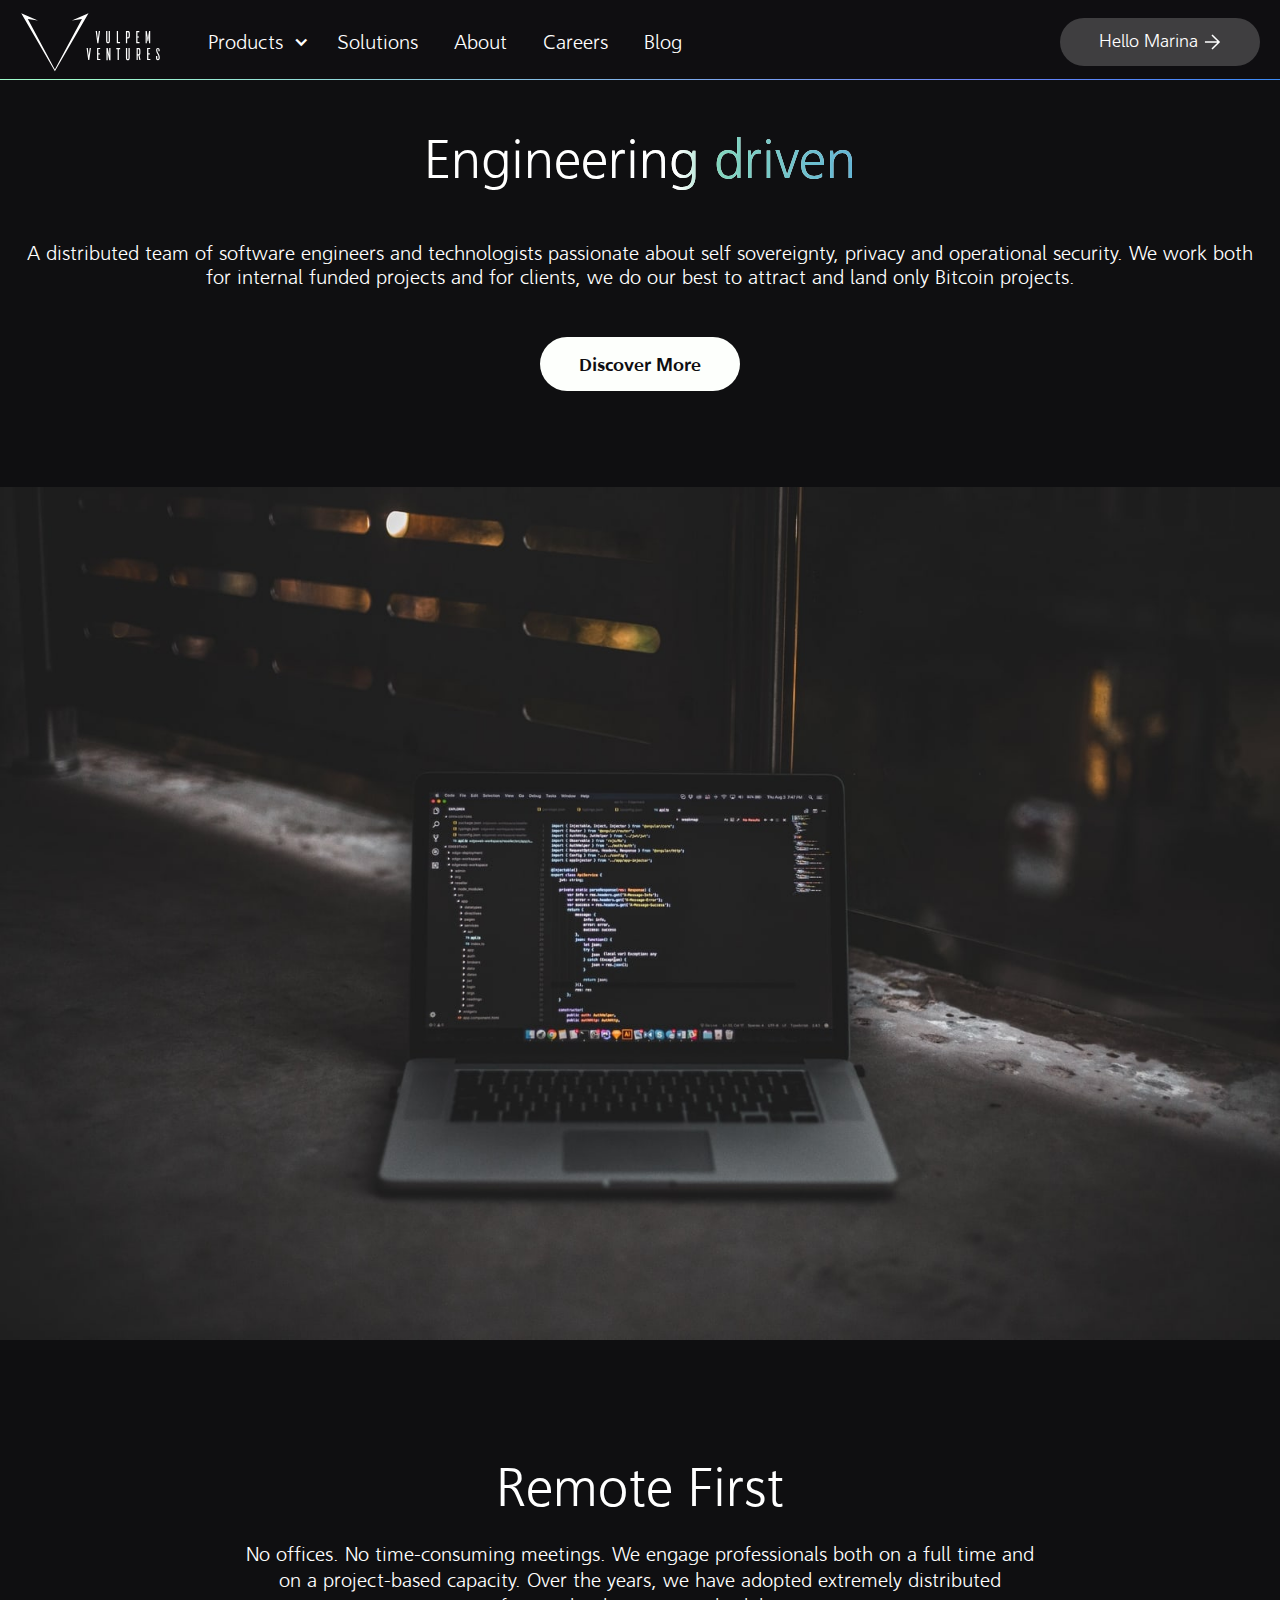
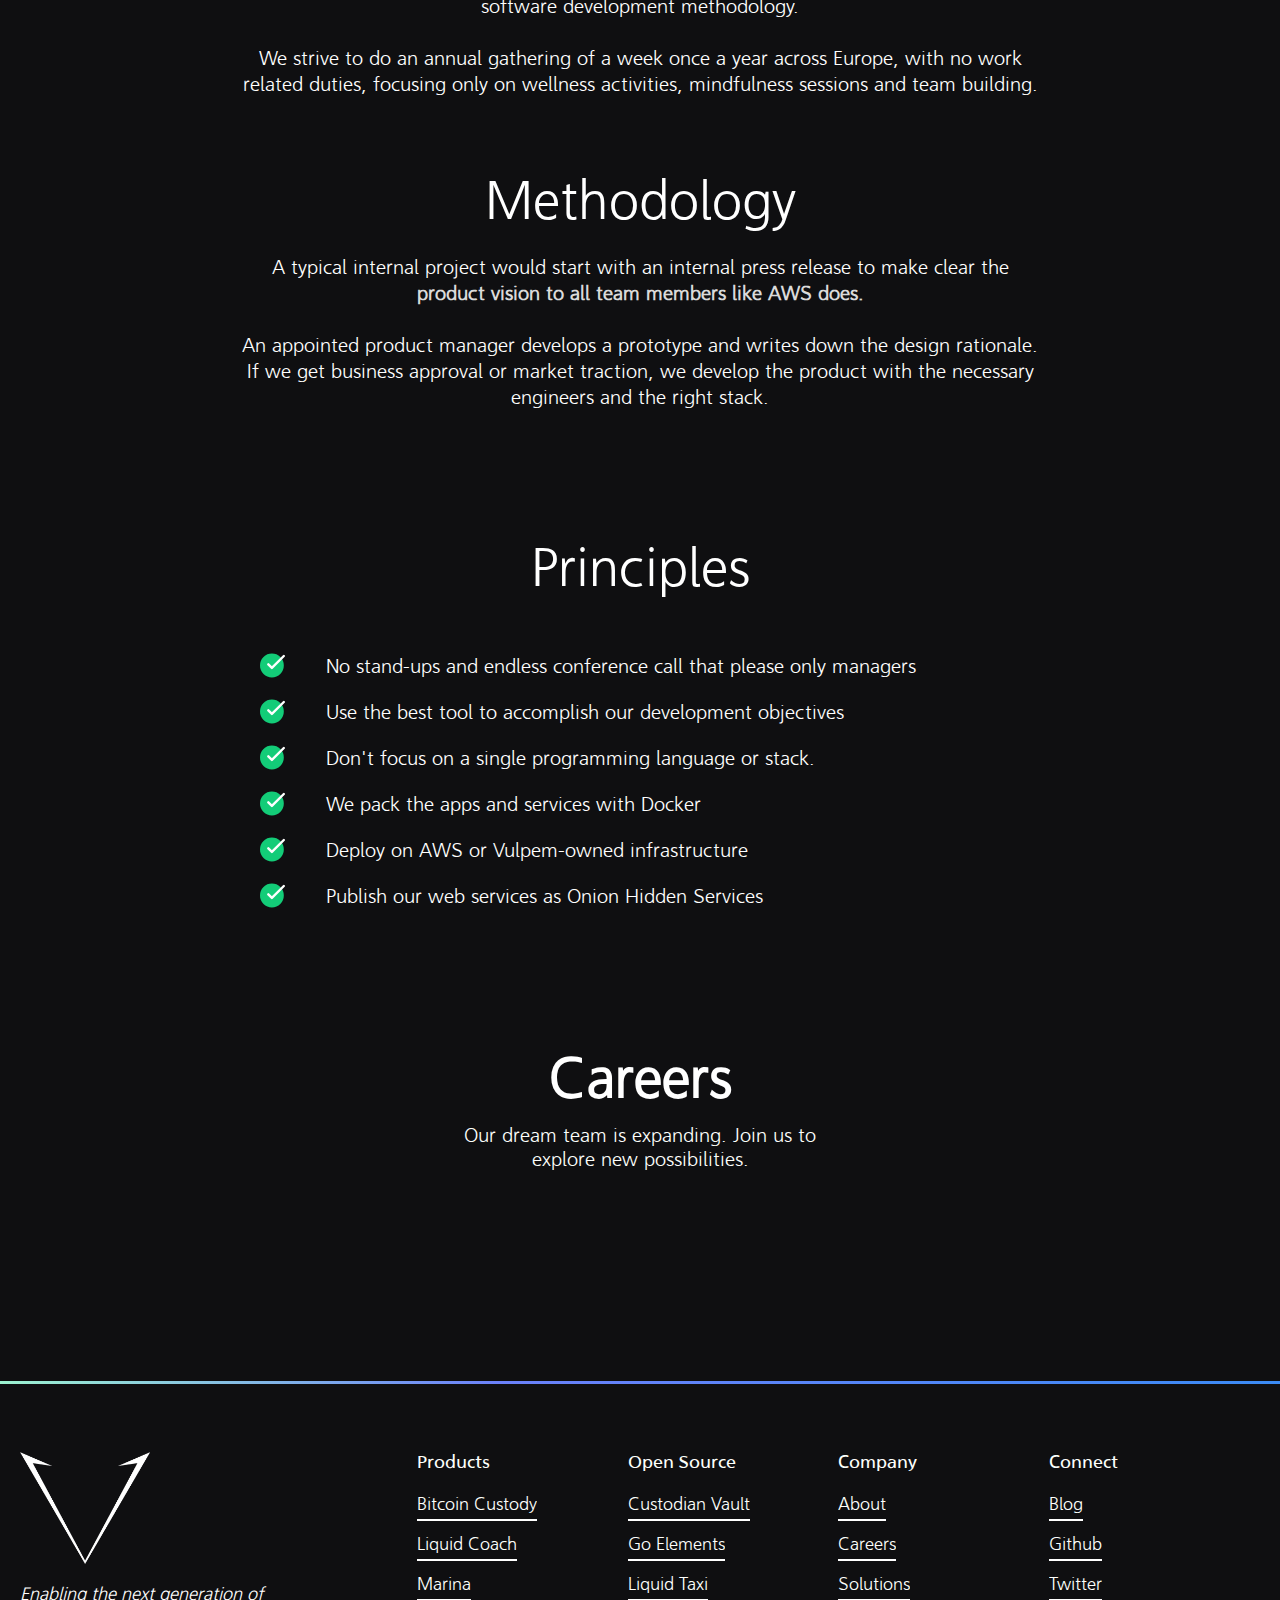
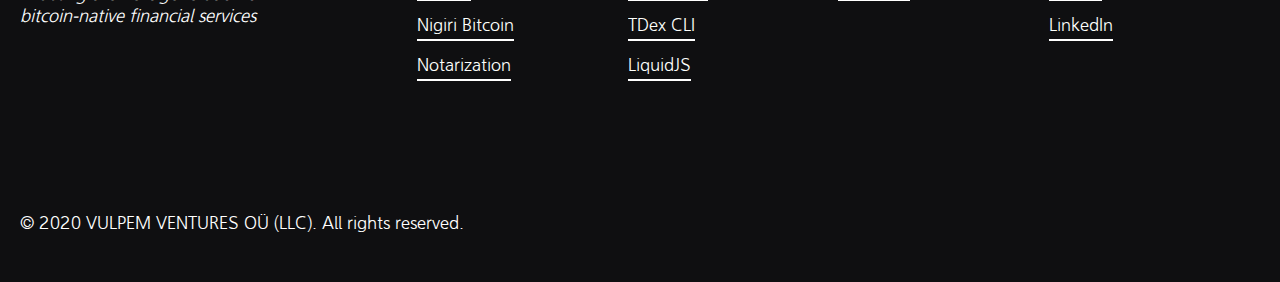
<file: carrers.html>
<!DOCTYPE html><html data-wf-page="5fcf67bb633d982014f0f08c" data-wf-site="5fcf67bbfe67640983e558a6"><head><meta charset="utf-8"><title>Carrers - Vulpem Ventures</title><meta content="Enabling the next generation of bitcoin-native financial services" name="description"><meta content="Carrers - Vulpem Ventures" property="og:title"><meta content="Enabling the next generation of bitcoin-native financial services" property="og:description"><meta content="Carrers - Vulpem Ventures" property="twitter:title"><meta content="Enabling the next generation of bitcoin-native financial services" property="twitter:description"><meta property="og:type" content="website"><meta content="summary_large_image" name="twitter:card"><meta content="width=device-width, initial-scale=1" name="viewport"><meta content="Webflow" name="generator"><link href="/normalize.83e55e48.css" rel="stylesheet" type="text/css"><link href="/webflow.c5f3bd88.css" rel="stylesheet" type="text/css"><link href="/vulpem.webflow.d7fa8988.css" rel="stylesheet" type="text/css"><script>!function(o,c){var n=c.documentElement,t=" w-mod-";n.className+=t+"js",("ontouchstart"in o||o.DocumentTouch&&c instanceof DocumentTouch)&&(n.className+=t+"touch")}(window,document);</script><link href="/favicon.9e7d10eb.png" rel="icon shortcut" type="image/x-icon"><link href="/webclip.ed5ccb78.png" rel="apple-touch-icon"></head><body> <div data-collapse="medium" data-animation="default" data-duration="400" role="banner" class="fixed-nav w-nav"> <div class="container-2 nav-container w-container"> <a href="/index.html" class="brand w-nav-brand"><img src="/logo_horizontal_100.29bae319.svg" alt="" class="nav-logo"></a> <nav role="navigation" class="nav-menu-2 w-nav-menu"> <div data-hover="" data-delay="0" class="nav-dropdown-2 w-dropdown"> <div class="nav-item-dropdown nav-link-2 w-dropdown-toggle"> <div class="nav-dropdown-icon w-icon-dropdown-toggle"></div> <div class="text-regular">Products</div> </div> <nav class="nav-dropdown-list-2 w-dropdown-list"> <a href="/marina.html" class="nav-dropdown-link w-inline-block"><img src="/marina_logo_green.ae004270.svg" loading="lazy" alt="" class="nav-dropdown-image"> <div class="content"> <div class="dropdown-nav-item-title"><strong class="text-regular">Marina</strong></div> <div class="paragraph">Connect browser application to the Liquid Network</div> </div> </a> <a href="/nigiri.html" class="nav-dropdown-link w-inline-block"><img src="/nigiri.ef275ebe.png" loading="lazy" sizes="100vw" srcset="/nigiri-p-500.72ac4667.png 500w,/nigiri.ef275ebe.png 705w" alt="" class="nav-dropdown-image"> <div class="content"> <div class="dropdown-nav-item-title"><strong class="text-regular">Nigiri Bitcoin</strong></div> <div class="paragraph">A delicious docker box for special Bitcoin and Liquid cookings</div> </div> </a> <a href="https://liquid.taxi" target="_blank" class="last nav-dropdown-link w-inline-block"><img src="/taxi.4b847832.png" loading="lazy" alt="" class="nav-dropdown-image"> <div class="content"> <div class="text-regular">Liquid.Taxi</div> <div class="paragraph">Pay for your Liquid Network transaction fees with Tether USDt</div> </div> </a> <a href="https://liquid.coach" target="_blank" class="last nav-dropdown-link w-inline-block"><img src="/liquid_coach_emoji.33ae042a.png" loading="lazy" alt="" class="nav-dropdown-image"> <div class="content"> <div class="text-regular">Liquid.Coach</div> <div class="paragraph">Browser-based tool for Liquid developers and advanced users</div> </div> </a> <a href="https://github.com/vulpemventures/tdex-cli" target="_blank" class="nav-dropdown-link w-inline-block"><img src="/Tdex_logo_soloT.a3ed7705.svg" loading="lazy" alt="" class="nav-dropdown-image"> <div class="content"> <div class="dropdown-nav-item-title"><strong class="text-regular">TDex CLI</strong></div> <div class="paragraph">Non-custodial CLI for making trades on TDex Network via atomic swaps. </div> </div> </a> <a href="https://github.com/vulpemventures/go-elements" target="_blank" class="nav-dropdown-link w-inline-block"><img src="/GoElementfigurina_con_ElementLogo.d4ed4c75.png" loading="lazy" sizes="100vw" srcset="/GoElementfigurina_con_ElementLogo-p-500.8d8a9c77.png 500w,/GoElementfigurina_con_ElementLogo.d4ed4c75.png 1049w" alt="" class="nav-dropdown-image"> <div class="content"> <div class="dropdown-nav-item-title"><strong class="text-regular">Go Elements</strong></div> <div class="paragraph">Go support for Liquid/Elements transactions</div> </div> </a> <a href="https://github.com/vulpemventures/liquidjs-lib" target="_blank" class="last nav-dropdown-link w-inline-block"><img src="/jsliquid.ec6faa55.png" loading="lazy" alt="" class="nav-dropdown-image"> <div class="content"> <div class="text-regular">LiquidJS</div> <div class="paragraph">A JavaScript Liquid library for node.js and browsers.</div> </div> </a> <a href="https://github.com/vulpemventures/custodian-vault/" target="_blank" class="nav-dropdown-link w-inline-block"><img src="/vault_icon.9d43ac2f.svg" loading="lazy" alt="" class="nav-dropdown-image"> <div class="content"> <div class="dropdown-nav-item-title"><strong class="text-regular">Custodian Vault</strong></div> <div class="paragraph">Store Bitcoin securely using HashiCorp Vault</div> </div> </a> </nav> </div> <a href="/solutions.html" class="nav-link w-inline-block"> <div class="text-regular">Solutions</div> </a> <a href="/about.html" class="nav-link w-inline-block"> <div class="text-regular">About</div> </a> <a href="/carrers.html" aria-current="page" class="nav-link w--current w-inline-block"> <div class="text-regular">Careers</div> </a> <a href="http://medium.com/@vulpem" target="_blank" class="nav-link w-inline-block"> <div class="text-regular">Blog</div> </a> <div class="nav-cta-button"> <a href="/marina.html" class="button-2 grey small w-inline-block"> <div class="nav-link-text">Hello Marina</div><img src="/arrow-right-white-icon.8a7960f1.svg" loading="lazy" alt="" class="button-icon"> </a> </div> </nav> <div class="menu-button w-nav-button"><img src="/menu-icon-white.a4bf6ea8.svg" loading="lazy" alt=""></div> </div> <div class="nav-gradient-container"> <div class="gradient-line-2 thin"></div> </div> </div> <div class="section-hero"> <div class="container w-container"> <div class="hero-text-gradient">Engineering driven</div> <div class="space-x-small"></div> <div class="text-center">A distributed team of software engineers and technologists passionate about self sovereignty, privacy and operational security. We work both for internal funded projects and for clients, we do our best to attract and land only Bitcoin projects.</div> <div class="space-x-small"></div> <a href="#remote-first" class="button w-button">Discover More</a> </div> <div class="space-x-small"></div> </div> <div><img src="/blake-connally-373084-unsplash.a611586d.jpg" loading="lazy" sizes="(max-width: 5472px) 100vw, 5472px" srcset="/blake-connally-373084-unsplash-p-1080.bd9477c5.jpeg 1080w,/blake-connally-373084-unsplash-p-1600.ee2b4b80.jpeg 1600w,/blake-connally-373084-unsplash-p-2000.6e63a765.jpeg 2000w,/blake-connally-373084-unsplash-p-2600.f694d33f.jpeg 2600w,/blake-connally-373084-unsplash-p-3200.ab5b6828.jpeg 3200w,/blake-connally-373084-unsplash.a611586d.jpg 5472w" alt="vulpem laptop with code"> <div class="space-x-small"></div> </div> <div id="remote-first" class="section"> <div class="container"> <h2 class="heading">Remote First </h2> <h3 class="text-center">No offices. No time-consuming meetings. We engage professionals both on a full time and on a project-based capacity. Over the years, we have adopted extremely distributed software development methodology.<br><br>We strive to do an annual gathering of a week once a year across Europe, with no work related duties, focusing only on wellness activities, mindfulness sessions and team building.<br><br>‍</h3> <h2 class="heading">Methodology</h2> <h3 class="text-center">A typical internal project would start with an internal press release to make clear the <a href="#" class="link-2">product vision to all team members like AWS does.<br>‍</a>An appointed product manager develops a prototype and writes down the design rationale. If we get business approval or market traction, we develop the product with the necessary engineers and the right stack.</h3> </div> </div> <div class="section"> <div class="container"> <div class="text-center"> <h2 class="heading">Principles</h2> <div class="text-container"></div> </div> <div class="list-long"> <div class="list-item-long-with-image"> <div class="image-holder"><img src="/check-circle.77172d58.svg" loading="lazy" alt="" class="image-25"></div> <div class="text-regular">No stand-ups and endless conference call that please only managers</div> </div> <div class="list-item-long-with-image"> <div class="image-holder"><img src="/check-circle.77172d58.svg" loading="lazy" alt="" class="image-25"></div> <div class="text-regular">Use the best tool to accomplish our development objectives</div> </div> <div class="list-item-long-with-image"> <div class="image-holder"><img src="/check-circle.77172d58.svg" loading="lazy" alt="" class="image-25"></div> <div class="text-regular">Don&#x27;t focus on a single programming language or stack. </div> </div> <div class="list-item-long-with-image"> <div class="image-holder"><img src="/check-circle.77172d58.svg" loading="lazy" alt="" class="image-25"></div> <div class="text-regular">We pack the apps and services with Docker</div> </div> <div class="list-item-long-with-image"> <div class="image-holder"><img src="/check-circle.77172d58.svg" loading="lazy" alt="" class="image-25"></div> <div class="text-regular">Deploy on AWS or Vulpem-owned infrastructure</div> </div> <div class="list-item-long-with-image"> <div class="image-holder"><img src="/check-circle.77172d58.svg" loading="lazy" alt="" class="image-25"></div> <div class="text-regular">Publish our web services as Onion Hidden Services</div> </div> </div> <div class="space"></div> <div class="text-center"> <h2>Careers</h2> <div class="text-container"> <p class="grey-text">Our dream team is expanding. Join us to explore new possibilities.</p> </div> </div> <div data-w-id="45992162-5967-680f-1b5b-46644042b48b" style="opacity:0;-webkit-transform:translate3d(0,20PX,0) scaleX(1) rotateX(0) rotateY(0) rotate(0) skew(0,0);-moz-transform:translate3d(0,20PX,0) scaleX(1) rotateX(0) rotateY(0) rotate(0) skew(0,0);-ms-transform:translate3d(0,20PX,0) scaleX(1) rotateX(0) rotateY(0) rotate(0) skew(0,0);transform:translate3d(0,20PX,0) scaleX(1) rotateX(0) rotateY(0) rotate(0) skew(0,0)" class="job-position-container"> <a href="https://github.com/vulpemventures/jobs/blob/master/engineer.md" target="_blank" class="card-item change-color fadein-into-view w-inline-block"> <div class="card-item-content"> <div class="job-position-content"> <h3 class="no-margin">Senior Software Engineer</h3> <h4 class="job-position-text no-margin">Full Time</h4> <h5 class="job-position-text no-margin">Remote</h5> <div class="flexbox-last-item"><img src="/arrow-right-thick.f108458c.svg" loading="lazy" alt=""></div> </div> </div> <div class="card"></div> </a> </div> </div> </div> <div class="footer"> <div class="gradient-line"></div> <div class="container w-container"> <div class="footer-flex-container"> <div class="footer-flex-first"> <a href="#" class="footer-logo-link w-inline-block"><img src="/1000x860.260c308e.png" sizes="(max-width: 479px) 69.68333435058594px, 130px" srcset="/1000x860-p-500.422be1bc.png 500w,/1000x860-p-800.8a7fe312.png 800w,/1000x860.260c308e.png 1000w" alt="" class="footer-image"></a> <div class="footer-flex-first"><em>Enabling the next generation of bitcoin-native financial services<br><br></em><br></div> </div> <div class="footer-flex-content"> <div class="footer-heading">Products</div> <ul role="list" class="w-list-unstyled"> <li> <a href="/solutions.html" class="link w-inline-block"> <div class="grey-text">Bitcoin Custody</div> <div class="link-underline"></div> </a> </li> <li> <a href="https://liquid.coach" class="link w-inline-block"> <div class="grey-text">Liquid Coach</div> <div class="link-underline"></div> </a> </li> <li> <a href="/marina.html" class="link w-inline-block"> <div class="grey-text">Marina</div> <div class="link-underline"></div> </a> </li> <li> <a href="/nigiri.html" class="link w-inline-block"> <div class="grey-text">Nigiri Bitcoin</div> <div class="link-underline"></div> </a> </li> <li> <a href="/solutions.html" class="link w-inline-block"> <div class="grey-text">Notarization</div> <div class="link-underline"></div> </a> </li> </ul> </div> <div class="footer-flex-content"> <div class="footer-heading">Open Source</div> <ul role="list" class="w-list-unstyled"> <li> <a href="https://github.com/vulpemventures/custodian-vault" target="_blank" class="link w-inline-block"> <div class="grey-text">Custodian Vault</div> <div class="link-underline"></div> </a> </li> <li> <a href="https://github.com/vulpemventures/go-elements" target="_blank" class="link w-inline-block"> <div class="grey-text">Go Elements</div> <div class="link-underline"></div> </a> </li> <li> <a href="https://liquid.taxi" class="link w-inline-block"> <div class="grey-text">Liquid Taxi</div> <div class="link-underline"></div> </a> </li> <li> <a href="https://github.com/vulpemventures/tdex-cli" class="link w-inline-block"> <div class="grey-text">TDex CLI</div> <div class="link-underline"></div> </a> </li> <li> <a href="https://github.com/vulpemventures/liquidjs-lib" target="_blank" class="link w-inline-block"> <div class="grey-text">LiquidJS</div> <div class="link-underline"></div> </a> </li> </ul> </div> <div class="footer-flex-content"> <div class="footer-heading">Company</div> <ul role="list" class="w-list-unstyled"> <li> <a href="/about.html" class="link w-inline-block"> <div class="grey-text">About</div> <div class="link-underline"></div> </a> </li> <li> <a href="/carrers.html" aria-current="page" class="link w--current w-inline-block"> <div class="grey-text">Careers</div> <div class="link-underline"></div> </a> </li> <li> <a href="/solutions.html" class="link w-inline-block"> <div class="grey-text">Solutions</div> <div class="link-underline"></div> </a> </li> </ul> </div> <div class="footer-flex-content"> <div class="footer-heading">Connect</div> <ul role="list" class="w-list-unstyled"> <li> <a href="https://medium.com/@vulpem" target="_blank" class="link w-inline-block"> <div class="grey-text">Blog</div> <div class="link-underline"></div> </a> </li> <li> <a href="https://github.com/vulpemventures" target="_blank" class="link w-inline-block"> <div class="grey-text">Github</div> <div class="link-underline"></div> </a> </li> <li> <a href="https://twitter.com/vulpemventures" target="_blank" class="link w-inline-block"> <div class="grey-text">Twitter</div> <div class="link-underline"></div> </a> </li> <li> <a href="https://www.linkedin.com/company/vulpem" target="_blank" class="link w-inline-block"> <div class="grey-text">LinkedIn</div> <div class="link-underline"></div> </a> </li> </ul> </div> </div> <div class="space"></div> <div class="footer-flex-container"> <div data-w-id="99bc6bd0-837d-9882-425d-1889465cdbce" class="footer-flex-first"> <div class="footer">© 2020 VULPEM VENTURES OÜ (LLC). All rights reserved.<br></div> </div> <div class="content"> <a data-w-id="99bc6bd0-837d-9882-425d-1889465cdbd4" href="#" class="link social-link w-inline-block"> <div class="grey link-underline"></div> </a> </div> <div class="content"> <a data-w-id="99bc6bd0-837d-9882-425d-1889465cdbde" href="#" class="link social-link w-inline-block"> <div class="grey link-underline"></div> </a> </div> <div class="content"> <a data-w-id="99bc6bd0-837d-9882-425d-1889465cdbe3" href="#" class="link social-link w-inline-block"> <div class="grey link-underline"></div> </a> </div> </div> </div> </div> <div class="preloader"> <div class="preloader-content"> <div class="preloader-line"> <div class="preloader-gradient"></div> </div><img src="/1000x860.260c308e.png" loading="lazy" sizes="100vw" srcset="/1000x860-p-500.422be1bc.png 500w,/1000x860-p-800.8a7fe312.png 800w,/1000x860.260c308e.png 1000w" alt="" class="image-113"> </div> </div> <script src="https://d3e54v103j8qbb.cloudfront.net/js/jquery-3.5.1.min.dc5e7f18c8.js?site=5fcf67bbfe67640983e558a6" type="text/javascript" integrity="sha256-9/aliU8dGd2tb6OSsuzixeV4y/faTqgFtohetphbbj0=" crossorigin></script> <script src="/webflow.e1e6c9d0.js" type="text/javascript"></script>  </body></html>
</file>
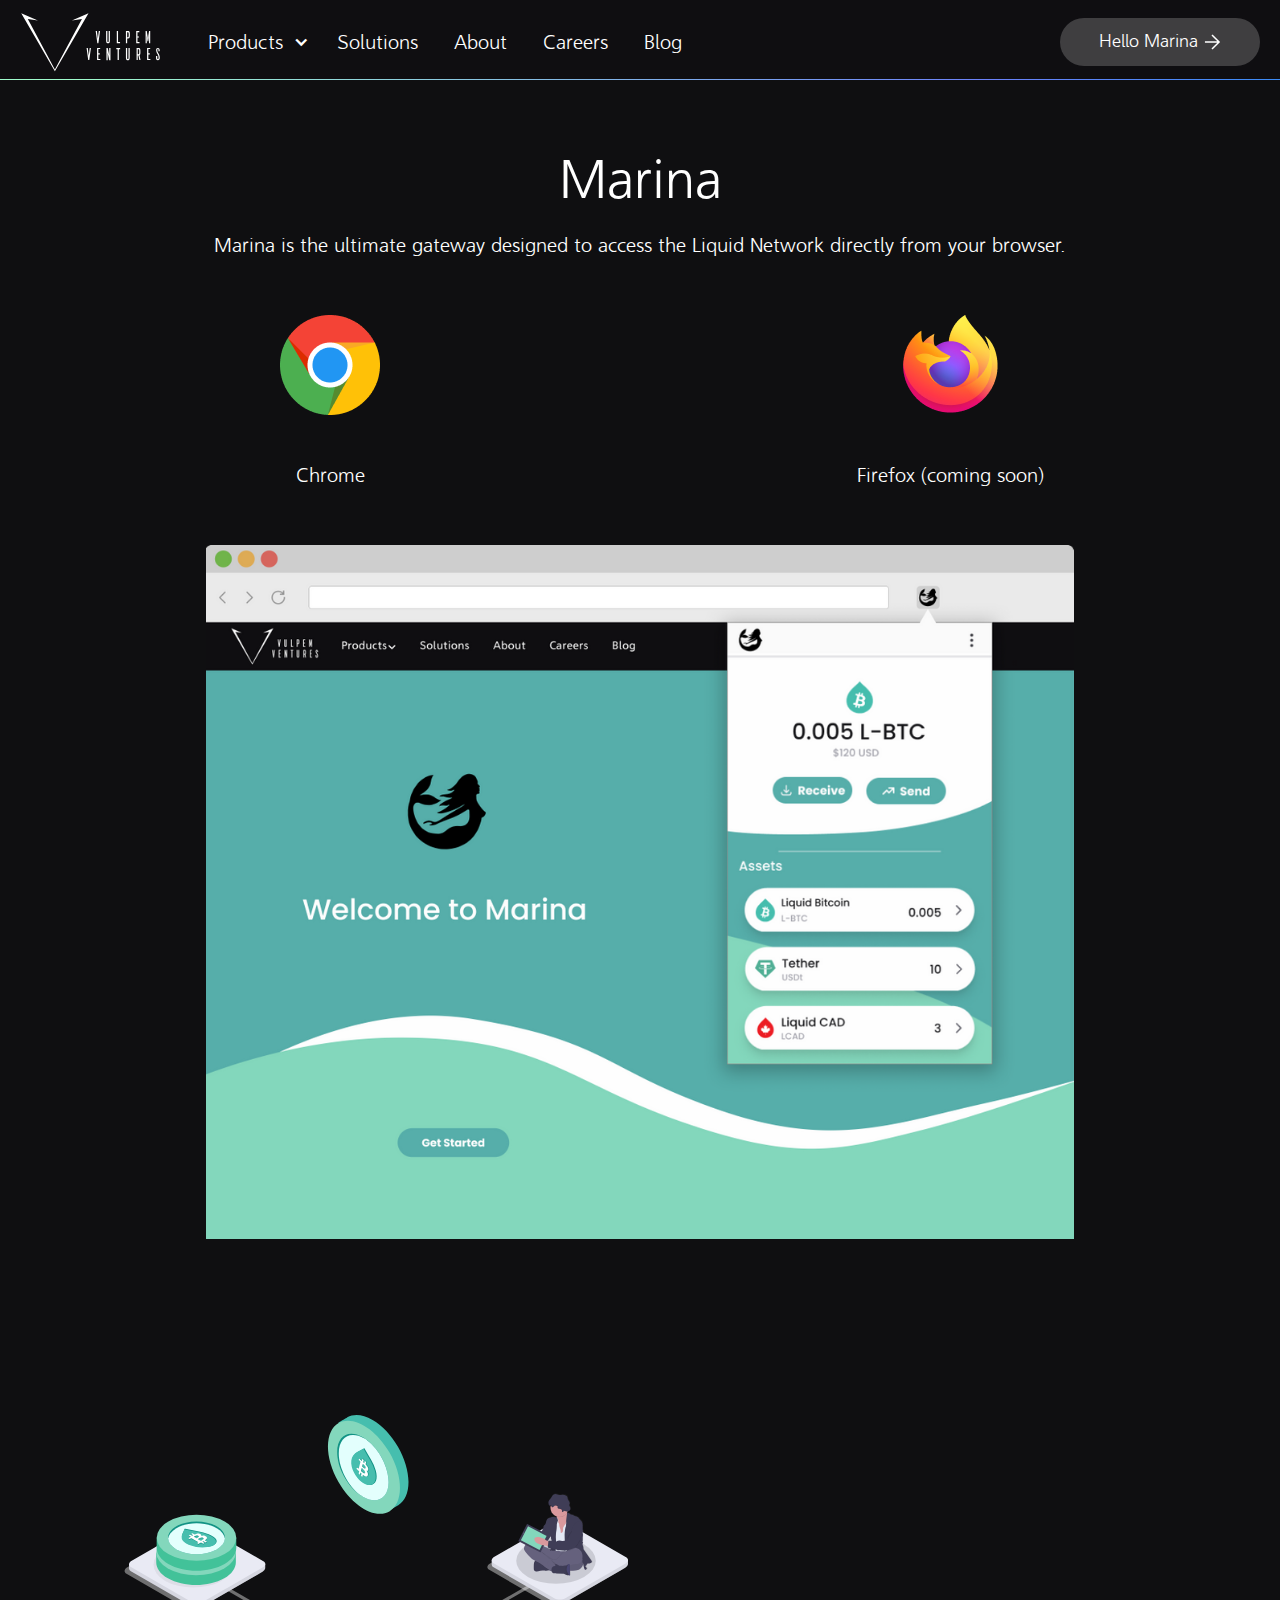
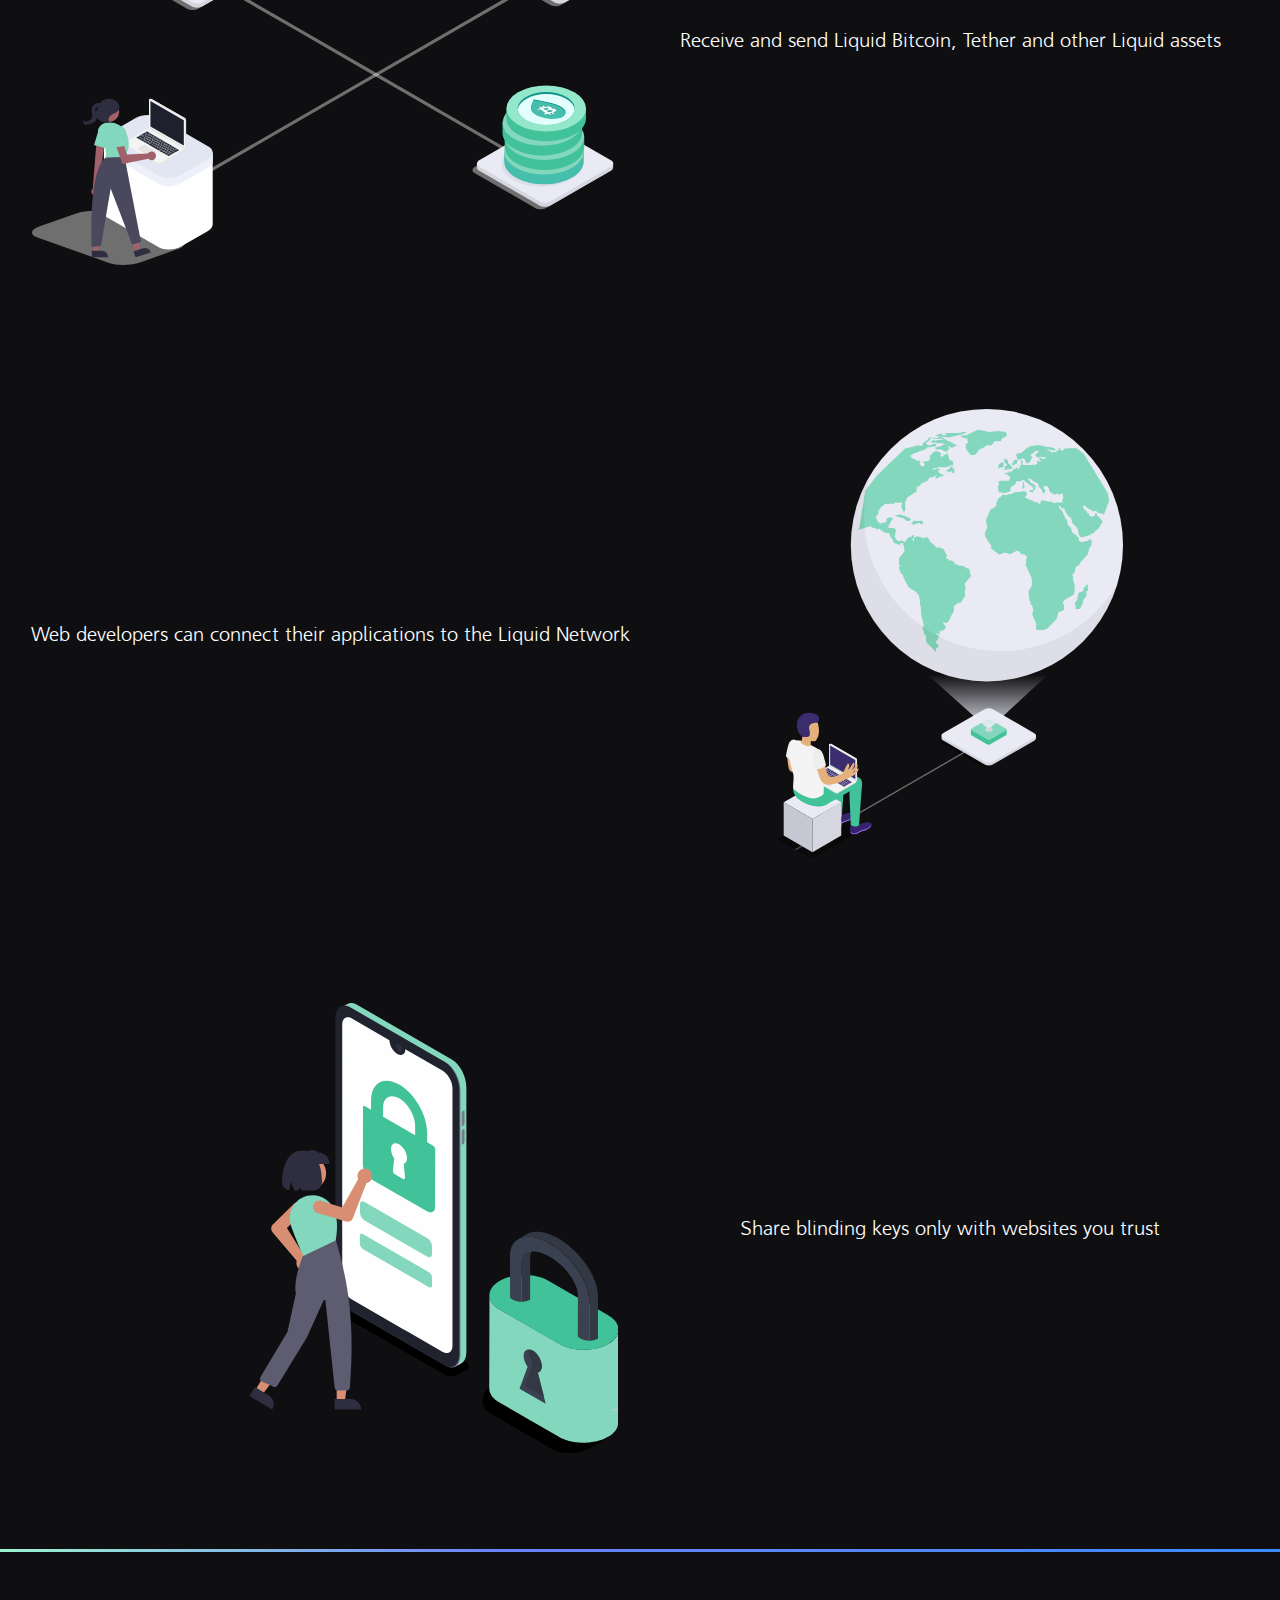
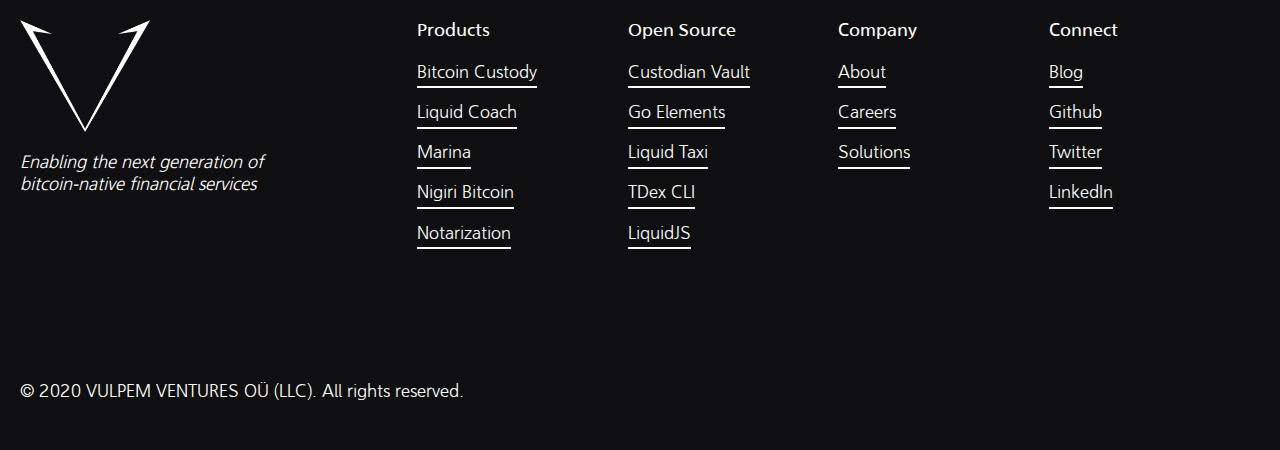
<file: marina.html>
<!DOCTYPE html><html data-wf-page="5fcf67bb633d981105f0f08a" data-wf-site="5fcf67bbfe67640983e558a6"><head><meta charset="utf-8"><title>Marina - The world&#x27;s first browser extension to access the Liquid Network</title><meta content="Marina is the ultimate gateway designed to access the Liquid Network directly from your browser." name="description"><meta content="Marina - The world&#x27;s first browser extension to access the Liquid Network" property="og:title"><meta content="Marina is the ultimate gateway designed to access the Liquid Network directly from your browser." property="og:description"><meta content="Marina - The world&#x27;s first browser extension to access the Liquid Network" property="twitter:title"><meta content="Marina is the ultimate gateway designed to access the Liquid Network directly from your browser." property="twitter:description"><meta property="og:type" content="website"><meta content="summary_large_image" name="twitter:card"><meta content="width=device-width, initial-scale=1" name="viewport"><meta content="Webflow" name="generator"><link href="/normalize.83e55e48.css" rel="stylesheet" type="text/css"><link href="/webflow.c5f3bd88.css" rel="stylesheet" type="text/css"><link href="/vulpem.webflow.d7fa8988.css" rel="stylesheet" type="text/css"><script>!function(o,c){var n=c.documentElement,t=" w-mod-";n.className+=t+"js",("ontouchstart"in o||o.DocumentTouch&&c instanceof DocumentTouch)&&(n.className+=t+"touch")}(window,document);</script><link href="/favicon.9e7d10eb.png" rel="icon shortcut" type="image/x-icon"><link href="/webclip.ed5ccb78.png" rel="apple-touch-icon"></head><body> <div data-collapse="medium" data-animation="default" data-duration="400" role="banner" class="fixed-nav w-nav"> <div class="container-2 nav-container w-container"> <a href="/index.html" class="brand w-nav-brand"><img src="/logo_horizontal_100.29bae319.svg" alt="" class="nav-logo"></a> <nav role="navigation" class="nav-menu-2 w-nav-menu"> <div data-hover="" data-delay="0" class="nav-dropdown-2 w-dropdown"> <div class="nav-item-dropdown nav-link-2 w-dropdown-toggle"> <div class="nav-dropdown-icon w-icon-dropdown-toggle"></div> <div class="text-regular">Products</div> </div> <nav class="nav-dropdown-list-2 w-dropdown-list"> <a href="/marina.html" aria-current="page" class="nav-dropdown-link w--current w-inline-block"><img src="/marina_logo_green.ae004270.svg" loading="lazy" alt="" class="nav-dropdown-image"> <div class="content"> <div class="dropdown-nav-item-title"><strong class="text-regular">Marina</strong></div> <div class="paragraph">Connect browser application to the Liquid Network</div> </div> </a> <a href="/nigiri.html" class="nav-dropdown-link w-inline-block"><img src="/nigiri.ef275ebe.png" loading="lazy" sizes="100vw" srcset="/nigiri-p-500.72ac4667.png 500w,/nigiri.ef275ebe.png 705w" alt="" class="nav-dropdown-image"> <div class="content"> <div class="dropdown-nav-item-title"><strong class="text-regular">Nigiri Bitcoin</strong></div> <div class="paragraph">A delicious docker box for special Bitcoin and Liquid cookings</div> </div> </a> <a href="https://liquid.taxi" target="_blank" class="last nav-dropdown-link w-inline-block"><img src="/taxi.4b847832.png" loading="lazy" alt="" class="nav-dropdown-image"> <div class="content"> <div class="text-regular">Liquid.Taxi</div> <div class="paragraph">Pay for your Liquid Network transaction fees with Tether USDt</div> </div> </a> <a href="https://liquid.coach" target="_blank" class="last nav-dropdown-link w-inline-block"><img src="/liquid_coach_emoji.33ae042a.png" loading="lazy" alt="" class="nav-dropdown-image"> <div class="content"> <div class="text-regular">Liquid.Coach</div> <div class="paragraph">Browser-based tool for Liquid developers and advanced users</div> </div> </a> <a href="https://github.com/vulpemventures/tdex-cli" target="_blank" class="nav-dropdown-link w-inline-block"><img src="/Tdex_logo_soloT.a3ed7705.svg" loading="lazy" alt="" class="nav-dropdown-image"> <div class="content"> <div class="dropdown-nav-item-title"><strong class="text-regular">TDex CLI</strong></div> <div class="paragraph">Non-custodial CLI for making trades on TDex Network via atomic swaps. </div> </div> </a> <a href="https://github.com/vulpemventures/go-elements" target="_blank" class="nav-dropdown-link w-inline-block"><img src="/GoElementfigurina_con_ElementLogo.d4ed4c75.png" loading="lazy" sizes="100vw" srcset="/GoElementfigurina_con_ElementLogo-p-500.8d8a9c77.png 500w,/GoElementfigurina_con_ElementLogo.d4ed4c75.png 1049w" alt="" class="nav-dropdown-image"> <div class="content"> <div class="dropdown-nav-item-title"><strong class="text-regular">Go Elements</strong></div> <div class="paragraph">Go support for Liquid/Elements transactions</div> </div> </a> <a href="https://github.com/vulpemventures/liquidjs-lib" target="_blank" class="last nav-dropdown-link w-inline-block"><img src="/jsliquid.ec6faa55.png" loading="lazy" alt="" class="nav-dropdown-image"> <div class="content"> <div class="text-regular">LiquidJS</div> <div class="paragraph">A JavaScript Liquid library for node.js and browsers.</div> </div> </a> <a href="https://github.com/vulpemventures/custodian-vault/" target="_blank" class="nav-dropdown-link w-inline-block"><img src="/vault_icon.9d43ac2f.svg" loading="lazy" alt="" class="nav-dropdown-image"> <div class="content"> <div class="dropdown-nav-item-title"><strong class="text-regular">Custodian Vault</strong></div> <div class="paragraph">Store Bitcoin securely using HashiCorp Vault</div> </div> </a> </nav> </div> <a href="/solutions.html" class="nav-link w-inline-block"> <div class="text-regular">Solutions</div> </a> <a href="/about.html" class="nav-link w-inline-block"> <div class="text-regular">About</div> </a> <a href="/carrers.html" class="nav-link w-inline-block"> <div class="text-regular">Careers</div> </a> <a href="http://medium.com/@vulpem" target="_blank" class="nav-link w-inline-block"> <div class="text-regular">Blog</div> </a> <div class="nav-cta-button"> <a href="/marina.html" aria-current="page" class="button-2 grey small w--current w-inline-block"> <div class="nav-link-text">Hello Marina</div><img src="/arrow-right-white-icon.8a7960f1.svg" loading="lazy" alt="" class="button-icon"> </a> </div> </nav> <div class="menu-button w-nav-button"><img src="/menu-icon-white.a4bf6ea8.svg" loading="lazy" alt=""></div> </div> <div class="nav-gradient-container"> <div class="gradient-line-2 thin"></div> </div> </div> <div class="section-hero"> <div data-w-id="895e3aeb-bc03-a4de-1bf6-e2f9e06c5b80" class="container no-padding-bottom"> <h1 class="heading">Marina</h1> <h1 class="text-center">Marina is the ultimate gateway designed to access the Liquid Network directly from your browser.</h1> <div class="space-x-small"></div> <div class="two-columns w-row"> <div class="column w-col w-col-6 w-col-stack"> <a href="https://chrome.google.com/webstore/detail/marina/nhanebedohgejbllffboeipobccgedhl" target="_blank"> <img src="/chrome-logo.91fb48a4.png" loading="lazy" alt=""> <div class="space-x-small"></div> <p class="text-center">Chrome</p> </a> </div> <div class="column w-col w-col-6 w-col-stack"> <img src="/firefox-logo.2a261d6b.png" loading="lazy" alt=""> <div class="space-x-small"></div> <p class="text-center">Firefox (coming soon)</p> </div> </div> <div class="space-x-small"></div><img src="/mockup_marina.97f732a0.png" loading="lazy" sizes="(max-width: 479px) 89vw, (max-width: 767px) 95vw, (max-width: 991px) 96vw, (max-width: 1279px) 67vw, (max-width: 1439px) 868px, 980px" srcset="/mockup_marina-p-500.8feda3e7.png 500w,/mockup_marina-p-800.3b9167d9.png 800w,/mockup_marina-p-1080.997010f0.png 1080w,/mockup_marina-p-1600.b01e5ac7.png 1600w,/mockup_marina-p-2000.2825524f.png 2000w,/mockup_marina.97f732a0.png 5760w" alt="vulpem mockup marina wallet browser" class="image-70"> </div> <div class="space-small"></div> </div> <div class="section-feature"> <div class="container"> <div class="two-columns w-row"> <div class="column w-col w-col-6 w-col-stack"><img src="/send_receive.27b487b8.svg" loading="lazy" height="450" alt=""></div> <div class="column w-col w-col-6 w-col-stack"> <h2 class="tab-title">Receive and send Liquid Bitcoin, Tether and other Liquid assets</h2> </div> </div> <div class="space-x-small"></div> </div> </div> <div class="section-feature"> <div class="container"> <div class="two-columns w-row"> <div class="column w-col w-col-6 w-col-stack"> <h2 class="tab-title">Web developers can connect their applications to the Liquid Network </h2> </div> <div class="column w-col w-col-6 w-col-stack"><img src="/connection.ccba87ea.svg" loading="lazy" height="450" alt=""></div> </div> <div class="space-x-small"></div> </div> </div> <div class="section-feature"> <div class="container"> <div class="two-columns w-row"> <div class="column w-col w-col-6 w-col-stack"><img src="/privacy.c4676574.svg" loading="lazy" height="450" alt=""> </div> <div class="column w-col w-col-6 w-col-stack"> <h2 class="tab-title">Share blinding keys only with websites you trust</h2> </div> </div> <div class="space-x-small"></div> </div> </div> <div class="footer"> <div class="gradient-line"></div> <div class="container w-container"> <div class="footer-flex-container"> <div class="footer-flex-first"> <a href="#" class="footer-logo-link w-inline-block"><img src="/1000x860.260c308e.png" sizes="(max-width: 479px) 69.68333435058594px, 130px" srcset="/1000x860-p-500.422be1bc.png 500w,/1000x860-p-800.8a7fe312.png 800w,/1000x860.260c308e.png 1000w" alt="" class="footer-image"></a> <div class="footer-flex-first"><em>Enabling the next generation of bitcoin-native financial services<br><br></em><br></div> </div> <div class="footer-flex-content"> <div class="footer-heading">Products</div> <ul role="list" class="w-list-unstyled"> <li> <a href="/solutions.html" class="link w-inline-block"> <div class="grey-text">Bitcoin Custody</div> <div class="link-underline"></div> </a> </li> <li> <a href="https://liquid.coach" class="link w-inline-block"> <div class="grey-text">Liquid Coach</div> <div class="link-underline"></div> </a> </li> <li> <a href="/marina.html" aria-current="page" class="link w--current w-inline-block"> <div class="grey-text">Marina</div> <div class="link-underline"></div> </a> </li> <li> <a href="/nigiri.html" class="link w-inline-block"> <div class="grey-text">Nigiri Bitcoin</div> <div class="link-underline"></div> </a> </li> <li> <a href="/solutions.html" class="link w-inline-block"> <div class="grey-text">Notarization</div> <div class="link-underline"></div> </a> </li> </ul> </div> <div class="footer-flex-content"> <div class="footer-heading">Open Source</div> <ul role="list" class="w-list-unstyled"> <li> <a href="https://github.com/vulpemventures/custodian-vault" target="_blank" class="link w-inline-block"> <div class="grey-text">Custodian Vault</div> <div class="link-underline"></div> </a> </li> <li> <a href="https://github.com/vulpemventures/go-elements" target="_blank" class="link w-inline-block"> <div class="grey-text">Go Elements</div> <div class="link-underline"></div> </a> </li> <li> <a href="https://liquid.taxi" class="link w-inline-block"> <div class="grey-text">Liquid Taxi</div> <div class="link-underline"></div> </a> </li> <li> <a href="https://github.com/vulpemventures/tdex-cli" class="link w-inline-block"> <div class="grey-text">TDex CLI</div> <div class="link-underline"></div> </a> </li> <li> <a href="https://github.com/vulpemventures/liquidjs-lib" target="_blank" class="link w-inline-block"> <div class="grey-text">LiquidJS</div> <div class="link-underline"></div> </a> </li> </ul> </div> <div class="footer-flex-content"> <div class="footer-heading">Company</div> <ul role="list" class="w-list-unstyled"> <li> <a href="/about.html" class="link w-inline-block"> <div class="grey-text">About</div> <div class="link-underline"></div> </a> </li> <li> <a href="/carrers.html" class="link w-inline-block"> <div class="grey-text">Careers</div> <div class="link-underline"></div> </a> </li> <li> <a href="/solutions.html" class="link w-inline-block"> <div class="grey-text">Solutions</div> <div class="link-underline"></div> </a> </li> </ul> </div> <div class="footer-flex-content"> <div class="footer-heading">Connect</div> <ul role="list" class="w-list-unstyled"> <li> <a href="https://medium.com/@vulpem" target="_blank" class="link w-inline-block"> <div class="grey-text">Blog</div> <div class="link-underline"></div> </a> </li> <li> <a href="https://github.com/vulpemventures" target="_blank" class="link w-inline-block"> <div class="grey-text">Github</div> <div class="link-underline"></div> </a> </li> <li> <a href="https://twitter.com/vulpemventures" target="_blank" class="link w-inline-block"> <div class="grey-text">Twitter</div> <div class="link-underline"></div> </a> </li> <li> <a href="https://www.linkedin.com/company/vulpem" target="_blank" class="link w-inline-block"> <div class="grey-text">LinkedIn</div> <div class="link-underline"></div> </a> </li> </ul> </div> </div> <div class="space"></div> <div class="footer-flex-container"> <div data-w-id="99bc6bd0-837d-9882-425d-1889465cdbce" class="footer-flex-first"> <div class="footer">© 2020 VULPEM VENTURES OÜ (LLC). All rights reserved.<br></div> </div> <div class="content"> <a data-w-id="99bc6bd0-837d-9882-425d-1889465cdbd4" href="#" class="link social-link w-inline-block"> <div class="grey link-underline"></div> </a> </div> <div class="content"> <a data-w-id="99bc6bd0-837d-9882-425d-1889465cdbde" href="#" class="link social-link w-inline-block"> <div class="grey link-underline"></div> </a> </div> <div class="content"> <a data-w-id="99bc6bd0-837d-9882-425d-1889465cdbe3" href="#" class="link social-link w-inline-block"> <div class="grey link-underline"></div> </a> </div> </div> </div> </div> <div class="preloader"> <div class="preloader-content"> <div class="preloader-line"> <div class="preloader-gradient"></div> </div><img src="/1000x860.260c308e.png" loading="lazy" sizes="100vw" srcset="/1000x860-p-500.422be1bc.png 500w,/1000x860-p-800.8a7fe312.png 800w,/1000x860.260c308e.png 1000w" alt="" class="image-113"> </div> </div> <script src="https://d3e54v103j8qbb.cloudfront.net/js/jquery-3.5.1.min.dc5e7f18c8.js?site=5fcf67bbfe67640983e558a6" type="text/javascript" integrity="sha256-9/aliU8dGd2tb6OSsuzixeV4y/faTqgFtohetphbbj0=" crossorigin></script> <script src="/webflow.e1e6c9d0.js" type="text/javascript"></script>  </body></html>
</file>
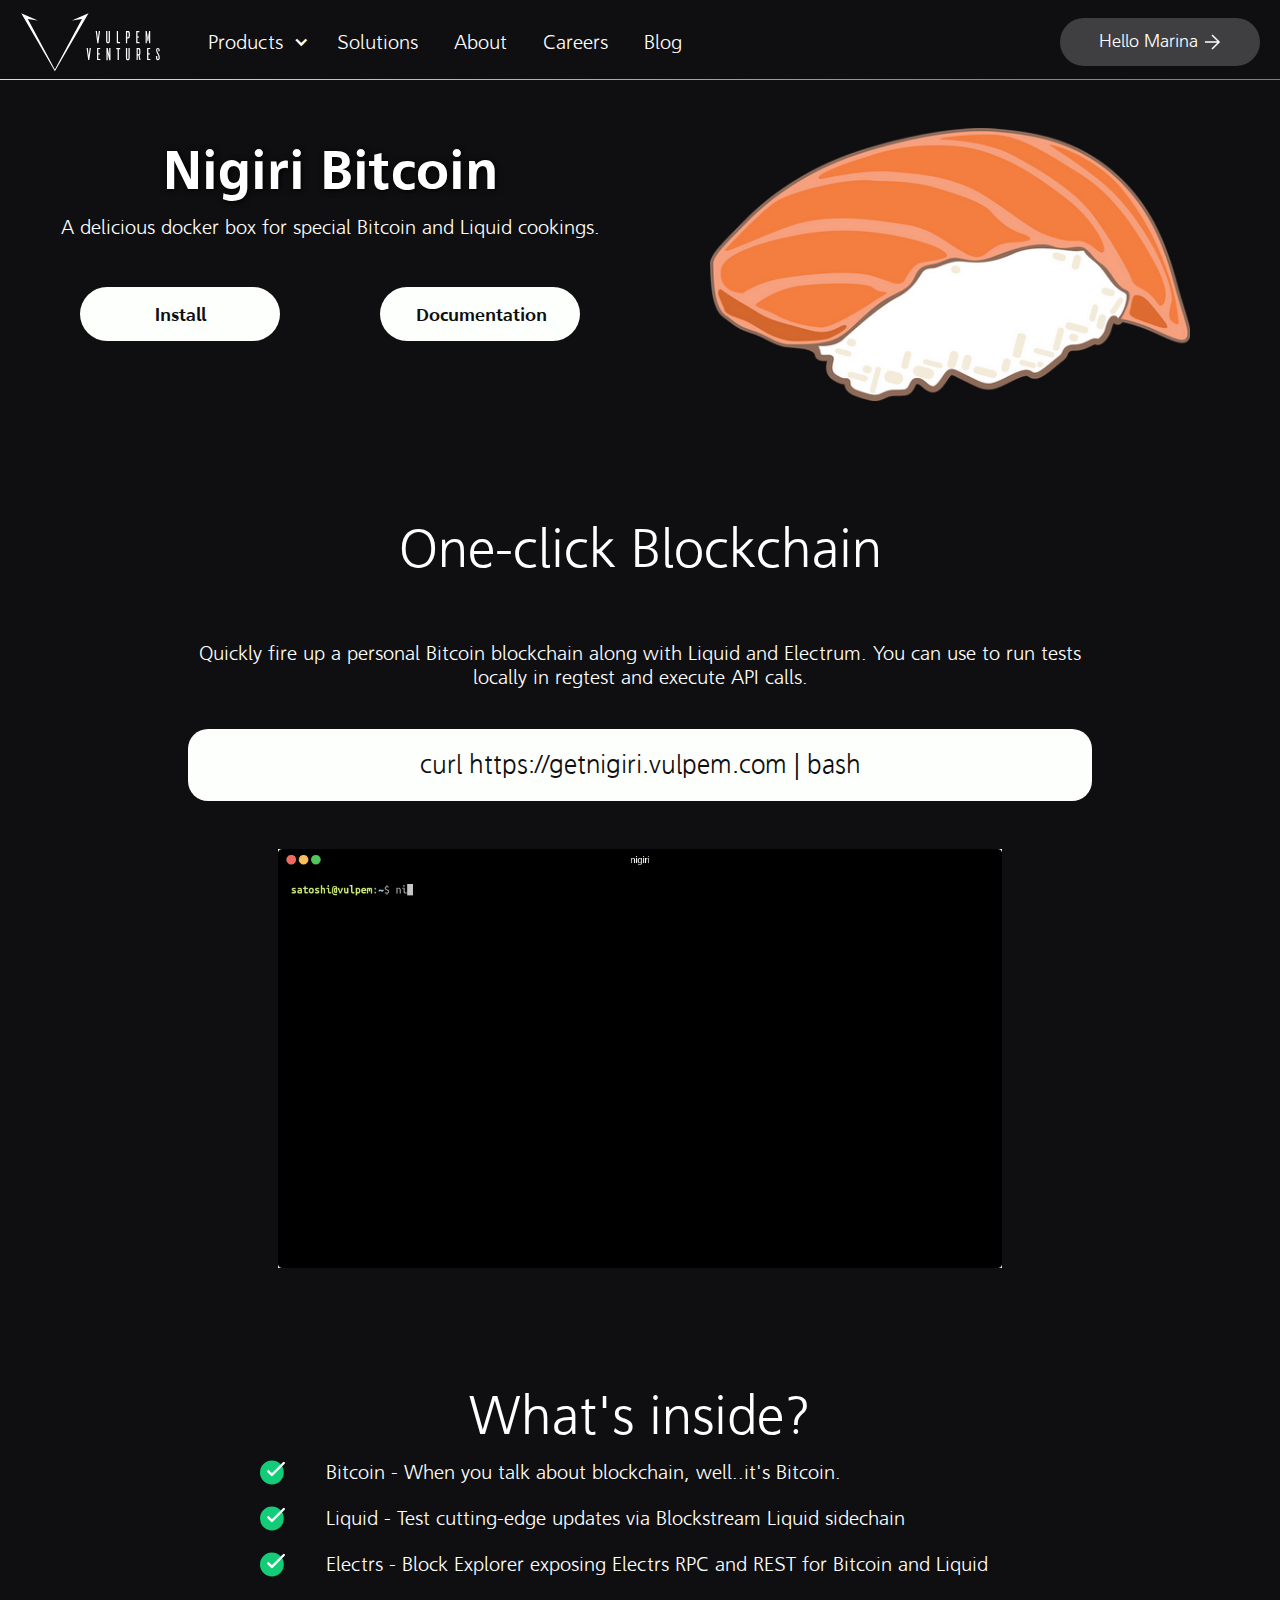
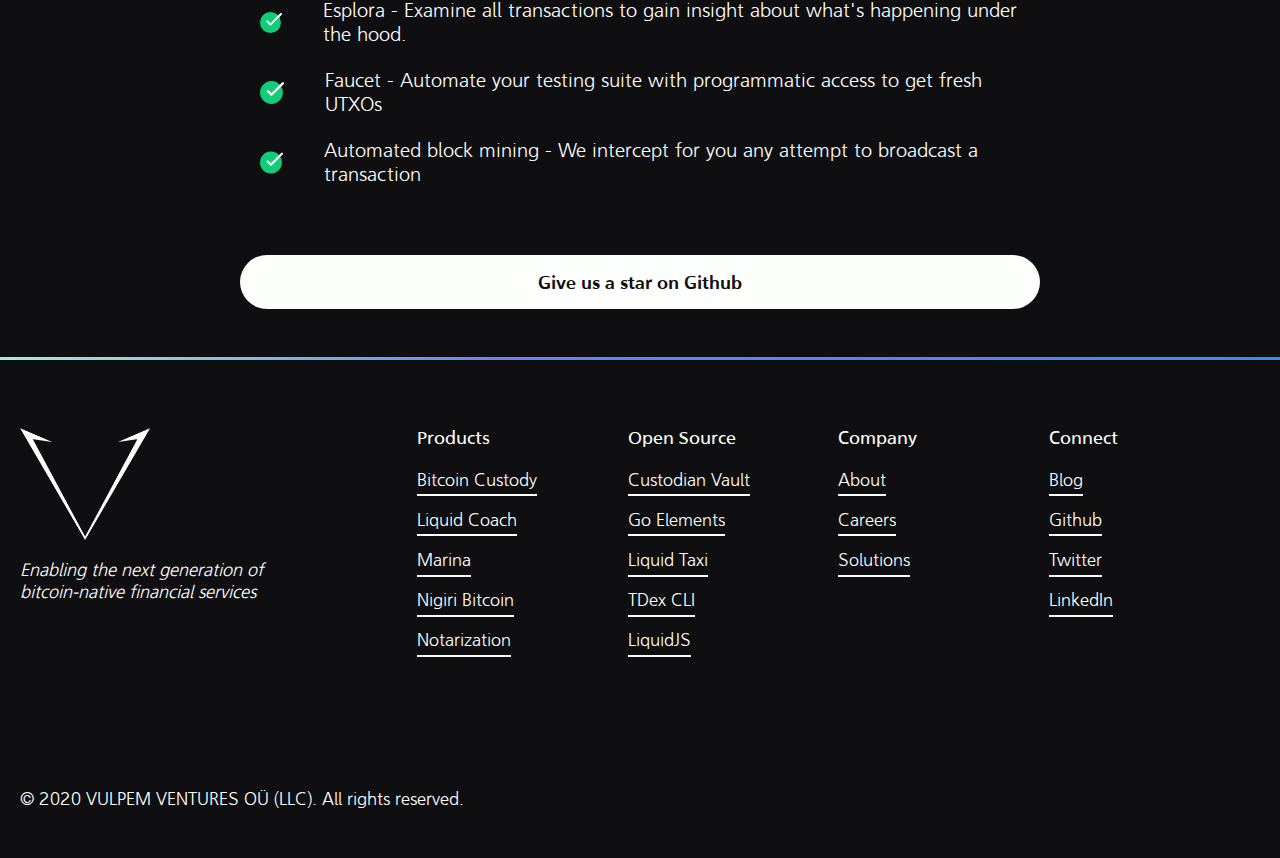
<file: nigiri.html>
<!DOCTYPE html><html data-wf-page="5fd3eb5b53c1a121fdc4ed8b" data-wf-site="5fcf67bbfe67640983e558a6"><head><meta charset="utf-8"><title>Nigiri - Bitcoin and Liquid development box</title><meta content="Quickly fire up a personal Bitcoin blockchain for development along with Liquid and Electrum. You can use to run tests locally and execute API calls" name="description"><meta content="Nigiri - Bitcoin and Liquid development box" property="og:title"><meta content="Quickly fire up a personal Bitcoin blockchain for development along with Liquid and Electrum. You can use to run tests locally and execute API calls" property="og:description"><meta content="Nigiri - Bitcoin and Liquid development box" property="twitter:title"><meta content="Quickly fire up a personal Bitcoin blockchain for development along with Liquid and Electrum. You can use to run tests locally and execute API calls" property="twitter:description"><meta property="og:type" content="website"><meta content="summary_large_image" name="twitter:card"><meta content="width=device-width, initial-scale=1" name="viewport"><meta content="Webflow" name="generator"><link href="/normalize.83e55e48.css" rel="stylesheet" type="text/css"><link href="/webflow.c5f3bd88.css" rel="stylesheet" type="text/css"><link href="/vulpem.webflow.d7fa8988.css" rel="stylesheet" type="text/css"><script>!function(o,c){var n=c.documentElement,t=" w-mod-";n.className+=t+"js",("ontouchstart"in o||o.DocumentTouch&&c instanceof DocumentTouch)&&(n.className+=t+"touch")}(window,document);</script><link href="/favicon.9e7d10eb.png" rel="icon shortcut" type="image/x-icon"><link href="/webclip.ed5ccb78.png" rel="apple-touch-icon"></head><body> <div data-collapse="medium" data-animation="default" data-duration="400" role="banner" class="fixed-nav w-nav"> <div class="container-2 nav-container w-container"> <a href="/index.html" class="brand w-nav-brand"><img src="/logo_horizontal_100.29bae319.svg" alt="" class="nav-logo"></a> <nav role="navigation" class="nav-menu-2 w-nav-menu"> <div data-hover="" data-delay="0" class="nav-dropdown-2 w-dropdown"> <div class="nav-item-dropdown nav-link-2 w-dropdown-toggle"> <div class="nav-dropdown-icon w-icon-dropdown-toggle"></div> <div class="text-regular">Products</div> </div> <nav class="nav-dropdown-list-2 w-dropdown-list"> <a href="/marina.html" class="nav-dropdown-link w-inline-block"><img src="/marina_logo_green.ae004270.svg" loading="lazy" alt="" class="nav-dropdown-image"> <div class="content"> <div class="dropdown-nav-item-title"><strong class="text-regular">Marina</strong></div> <div class="paragraph">Connect browser application to the Liquid Network</div> </div> </a> <a href="/nigiri.html" aria-current="page" class="nav-dropdown-link w--current w-inline-block"><img src="/nigiri.ef275ebe.png" loading="lazy" sizes="100vw" srcset="/nigiri-p-500.72ac4667.png 500w,/nigiri.ef275ebe.png 705w" alt="" class="nav-dropdown-image"> <div class="content"> <div class="dropdown-nav-item-title"><strong class="text-regular">Nigiri Bitcoin</strong></div> <div class="paragraph">A delicious docker box for special Bitcoin and Liquid cookings</div> </div> </a> <a href="https://liquid.taxi" target="_blank" class="last nav-dropdown-link w-inline-block"><img src="/taxi.4b847832.png" loading="lazy" alt="" class="nav-dropdown-image"> <div class="content"> <div class="text-regular">Liquid.Taxi</div> <div class="paragraph">Pay for your Liquid Network transaction fees with Tether USDt</div> </div> </a> <a href="https://liquid.coach" target="_blank" class="last nav-dropdown-link w-inline-block"><img src="/liquid_coach_emoji.33ae042a.png" loading="lazy" alt="" class="nav-dropdown-image"> <div class="content"> <div class="text-regular">Liquid.Coach</div> <div class="paragraph">Browser-based tool for Liquid developers and advanced users</div> </div> </a> <a href="https://github.com/vulpemventures/tdex-cli" target="_blank" class="nav-dropdown-link w-inline-block"><img src="/Tdex_logo_soloT.a3ed7705.svg" loading="lazy" alt="" class="nav-dropdown-image"> <div class="content"> <div class="dropdown-nav-item-title"><strong class="text-regular">TDex CLI</strong></div> <div class="paragraph">Non-custodial CLI for making trades on TDex Network via atomic swaps. </div> </div> </a> <a href="https://github.com/vulpemventures/go-elements" target="_blank" class="nav-dropdown-link w-inline-block"><img src="/GoElementfigurina_con_ElementLogo.d4ed4c75.png" loading="lazy" sizes="100vw" srcset="/GoElementfigurina_con_ElementLogo-p-500.8d8a9c77.png 500w,/GoElementfigurina_con_ElementLogo.d4ed4c75.png 1049w" alt="" class="nav-dropdown-image"> <div class="content"> <div class="dropdown-nav-item-title"><strong class="text-regular">Go Elements</strong></div> <div class="paragraph">Go support for Liquid/Elements transactions</div> </div> </a> <a href="https://github.com/vulpemventures/liquidjs-lib" target="_blank" class="last nav-dropdown-link w-inline-block"><img src="/jsliquid.ec6faa55.png" loading="lazy" alt="" class="nav-dropdown-image"> <div class="content"> <div class="text-regular">LiquidJS</div> <div class="paragraph">A JavaScript Liquid library for node.js and browsers.</div> </div> </a> <a href="https://github.com/vulpemventures/custodian-vault/" target="_blank" class="nav-dropdown-link w-inline-block"><img src="/vault_icon.9d43ac2f.svg" loading="lazy" alt="" class="nav-dropdown-image"> <div class="content"> <div class="dropdown-nav-item-title"><strong class="text-regular">Custodian Vault</strong></div> <div class="paragraph">Store Bitcoin securely using HashiCorp Vault</div> </div> </a> </nav> </div> <a href="/solutions.html" class="nav-link w-inline-block"> <div class="text-regular">Solutions</div> </a> <a href="/about.html" class="nav-link w-inline-block"> <div class="text-regular">About</div> </a> <a href="/carrers.html" class="nav-link w-inline-block"> <div class="text-regular">Careers</div> </a> <a href="http://medium.com/@vulpem" target="_blank" class="nav-link w-inline-block"> <div class="text-regular">Blog</div> </a> <div class="nav-cta-button"> <a href="/marina.html" class="button-2 grey small w-inline-block"> <div class="nav-link-text">Hello Marina</div><img src="/arrow-right-white-icon.8a7960f1.svg" loading="lazy" alt="" class="button-icon"> </a> </div> </nav> <div class="menu-button w-nav-button"><img src="/menu-icon-white.a4bf6ea8.svg" loading="lazy" alt=""></div> </div> <div class="nav-gradient-container"> <div class="gradient-line-2 thin"></div> </div> </div> <div class="preloader"> <div class="preloader-content"> <div class="preloader-line"> <div class="preloader-gradient"></div> </div><img src="/1000x860.260c308e.png" loading="lazy" sizes="100vw" srcset="/1000x860-p-500.422be1bc.png 500w,/1000x860-p-800.8a7fe312.png 800w,/1000x860.260c308e.png 1000w" alt="" class="image-113"> </div> </div> <div data-collapse="medium" data-animation="default" data-duration="400" role="banner" class="fixed-nav w-nav"> <div class="container-2 nav-container w-container"> <a href="/index.html" class="brand w-nav-brand"><img src="/logo_horizontal_100.29bae319.svg" alt="" class="nav-logo"></a> <nav role="navigation" class="nav-menu-2 w-nav-menu"> <div data-hover="" data-delay="0" class="nav-dropdown-2 w-dropdown"> <div class="nav-item-dropdown nav-link-2 w-dropdown-toggle"> <div class="nav-dropdown-icon w-icon-dropdown-toggle"></div> <div class="text-regular">Products</div> </div> <nav class="nav-dropdown-list-2 w-dropdown-list"> <a href="/marina.html" class="nav-dropdown-link w-inline-block"><img src="/marina_logo_green.ae004270.svg" loading="lazy" alt="" class="nav-dropdown-image"> <div class="content"> <div class="dropdown-nav-item-title"><strong class="text-regular">Marina</strong></div> <div class="paragraph">Connect browser application to the Liquid Network</div> </div> </a> <a href="/nigiri.html" aria-current="page" class="nav-dropdown-link w--current w-inline-block"><img src="/nigiri.ef275ebe.png" loading="lazy" sizes="100vw" srcset="/nigiri-p-500.72ac4667.png 500w,/nigiri.ef275ebe.png 705w" alt="" class="nav-dropdown-image"> <div class="content"> <div class="dropdown-nav-item-title"><strong class="text-regular">Nigiri Bitcoin</strong></div> <div class="paragraph">A delicious docker box for special Bitcoin and Liquid cookings</div> </div> </a> <a href="https://liquid.coach" target="_blank" class="last nav-dropdown-link w-inline-block"><img src="/taxi.4b847832.png" loading="lazy" alt="" class="nav-dropdown-image"> <div class="content"> <div class="text-regular">Liquid.Taxi</div> <div class="paragraph">Pay for your Liquid Network transaction fees with Tether USDt</div> </div> </a> <a href="https://liquid.coach" target="_blank" class="last nav-dropdown-link w-inline-block"><img src="/liquid_coach_emoji.33ae042a.png" loading="lazy" alt="" class="nav-dropdown-image"> <div class="content"> <div class="text-regular">Liquid.Coach</div> <div class="paragraph">Browser-based tool for Liquid developers and advanced users</div> </div> </a> <a href="https://github.com/vulpemventures/tdex-cli" target="_blank" class="nav-dropdown-link w-inline-block"><img src="/Tdex_logo_soloT.a3ed7705.svg" loading="lazy" alt="" class="nav-dropdown-image"> <div class="content"> <div class="dropdown-nav-item-title"><strong class="text-regular">TDex CLI</strong></div> <div class="paragraph">Non-custodial CLI for making trades on TDex Network via atomic swaps. </div> </div> </a> <a href="https://github.com/vulpemventures/go-elements" target="_blank" class="nav-dropdown-link w-inline-block"><img src="/GoElementfigurina_con_ElementLogo.d4ed4c75.png" loading="lazy" sizes="100vw" srcset="/GoElementfigurina_con_ElementLogo-p-500.8d8a9c77.png 500w,/GoElementfigurina_con_ElementLogo.d4ed4c75.png 1049w" alt="" class="nav-dropdown-image"> <div class="content"> <div class="dropdown-nav-item-title"><strong class="text-regular">Go Elements</strong></div> <div class="paragraph">Go support for Liquid/Elements transactions</div> </div> </a> <a href="https://github.com/vulpemventures/liquidjs-lib" target="_blank" class="last nav-dropdown-link w-inline-block"><img src="/jsliquid.ec6faa55.png" loading="lazy" alt="" class="nav-dropdown-image"> <div class="content"> <div class="text-regular">LiquidJS</div> <div class="paragraph">A JavaScript Liquid library for node.js and browsers.</div> </div> </a> <a href="https://github.com/vulpemventures/custodian-vault/" target="_blank" class="nav-dropdown-link w-inline-block"><img src="/vault_icon.9d43ac2f.svg" loading="lazy" alt="" class="nav-dropdown-image"> <div class="content"> <div class="dropdown-nav-item-title"><strong class="text-regular">Custodian Vault</strong></div> <div class="paragraph">Store Bitcoin securely using HashiCorp Vault</div> </div> </a> </nav> </div> <a href="/solutions.html" class="nav-link w-inline-block"> <div class="text-regular">Solutions</div> </a> <a href="/about.html" class="nav-link w-inline-block"> <div class="text-regular">About</div> </a> <a href="/carrers.html" class="nav-link w-inline-block"> <div class="text-regular">Careers</div> </a> <a href="http://medium.com/@vulpem" target="_blank" class="nav-link w-inline-block"> <div class="text-regular">Blog</div> </a> <div class="nav-cta-button"> <a href="/marina.html" class="button-2 grey small w-inline-block"> <div class="nav-link-text">Hello Marina</div><img src="/arrow-right-white-icon.8a7960f1.svg" loading="lazy" alt="" class="button-icon"> </a> </div> </nav> <div class="menu-button w-nav-button"><img src="/menu-icon-white.a4bf6ea8.svg" loading="lazy" alt=""></div> </div> <div class="nav-gradient-container"> <div class="gradient-line-2 thin"></div> </div> </div> <div class="section-hero"> <div data-w-id="895e3aeb-bc03-a4de-1bf6-e2f9e06c5b80" class="container no-padding-bottom"> <div class="w-row"> <div class="column w-col w-col-6"> <h1 class="hero-text">Nigiri Bitcoin</h1> <div class="text-center">A delicious docker box for special Bitcoin and Liquid cookings.</div> <div class="space-x-small"></div> <div class="w-row"> <div class="w-col w-col-6 w-col-stack"> <a href="#install" class="button w-button">Install</a> </div> <div class="w-col w-col-6 w-col-stack"> <a href="https://github.com/vulpemventures/nigiri" target="_blank" class="button w-button">Documentation</a> </div> </div> </div> <div class="w-col w-col-6"><img src="/nigiri.ef275ebe.png" loading="lazy" srcset="/nigiri-p-500.72ac4667.png 500w,/nigiri.ef275ebe.png 705w" sizes="(max-width: 479px) 70vw, (max-width: 767px) 74vw, (max-width: 1279px) 37vw, (max-width: 1439px) 480px, 544px" alt="nigiri logo vulpem bitcoin" class="image-100"></div> </div> <div class="space"></div> </div> </div> <div id="install" class="section-features-hero"> <div class="small-container"> <h1 class="heading">One-click Blockchain</h1> <div class="text-center"> <div class="text-holder"> <h2 class="text-center">Quickly fire up a personal Bitcoin blockchain along with Liquid and Electrum. You can use to run tests locally in regtest and execute API calls.</h2> </div> </div> <div class="heading-4"> curl https://getnigiri.vulpem.com | bash<br></div> <div class="space-x-small"></div> <div class="feature-image-container"><img src="/nigiri_black.9fb9f282.gif" loading="lazy" alt="nigiri cli animated gif" class="image-100"></div> </div> <div class="space-x-small"></div> </div> <div class="section"> <div class="container w-container"> <h1 class="heading">What&#x27;s inside?</h1> <div class="list-long"> <div class="list-item-long-with-image"> <div class="image-holder"><img src="/check-circle.77172d58.svg" loading="lazy" alt="" class="image-25"></div> <div class="text-regular">Bitcoin - When you talk about blockchain, well..it&#x27;s Bitcoin.</div> </div> <div class="list-item-long-with-image"> <div class="image-holder"><img src="/check-circle.77172d58.svg" loading="lazy" alt="" class="image-25"></div> <div class="text-regular">Liquid - Test cutting-edge updates via Blockstream Liquid sidechain</div> </div> <div class="list-item-long-with-image"> <div class="image-holder"><img src="/check-circle.77172d58.svg" loading="lazy" alt="" class="image-25"></div> <div class="text-regular">Electrs - Block Explorer exposing Electrs RPC and REST for Bitcoin and Liquid</div> </div> <div class="list-item-long-with-image"> <div class="image-holder"><img src="/check-circle.77172d58.svg" loading="lazy" alt="" class="image-25"></div> <div class="text-regular">Esplora - Examine all transactions to gain insight about what&#x27;s happening under the hood.</div> </div> <div class="list-item-long-with-image"> <div class="image-holder"><img src="/check-circle.77172d58.svg" loading="lazy" alt="" class="image-25"></div> <div class="text-regular">Faucet - Automate your testing suite with programmatic access to get fresh UTXOs </div> </div> <div class="list-item-long-with-image"> <div class="image-holder"><img src="/check-circle.77172d58.svg" loading="lazy" alt="" class="image-25"></div> <div class="text-regular">Automated block mining - We intercept for you any attempt to broadcast a transaction </div> </div> </div> <div class="space-x-small"></div> <a href="https://github.com/vulpemventures/nigiri" target="_blank" class="button-auto w-button">Give us a star on Github</a> </div> </div> <div class="footer"> <div class="gradient-line"></div> <div class="container w-container"> <div class="footer-flex-container"> <div class="footer-flex-first"> <a href="#" class="footer-logo-link w-inline-block"><img src="/1000x860.260c308e.png" sizes="(max-width: 479px) 69.68333435058594px, 130px" srcset="/1000x860-p-500.422be1bc.png 500w,/1000x860-p-800.8a7fe312.png 800w,/1000x860.260c308e.png 1000w" alt="" class="footer-image"></a> <div class="footer-flex-first"><em>Enabling the next generation of bitcoin-native financial services<br><br></em><br></div> </div> <div class="footer-flex-content"> <div class="footer-heading">Products</div> <ul role="list" class="w-list-unstyled"> <li> <a href="/solutions.html" class="link w-inline-block"> <div class="grey-text">Bitcoin Custody</div> <div class="link-underline"></div> </a> </li> <li> <a href="https://liquid.coach" class="link w-inline-block"> <div class="grey-text">Liquid Coach</div> <div class="link-underline"></div> </a> </li> <li> <a href="/marina.html" class="link w-inline-block"> <div class="grey-text">Marina</div> <div class="link-underline"></div> </a> </li> <li> <a href="/nigiri.html" aria-current="page" class="link w--current w-inline-block"> <div class="grey-text">Nigiri Bitcoin</div> <div class="link-underline"></div> </a> </li> <li> <a href="/solutions.html" class="link w-inline-block"> <div class="grey-text">Notarization</div> <div class="link-underline"></div> </a> </li> </ul> </div> <div class="footer-flex-content"> <div class="footer-heading">Open Source</div> <ul role="list" class="w-list-unstyled"> <li> <a href="https://github.com/vulpemventures/custodian-vault" target="_blank" class="link w-inline-block"> <div class="grey-text">Custodian Vault</div> <div class="link-underline"></div> </a> </li> <li> <a href="https://github.com/vulpemventures/go-elements" target="_blank" class="link w-inline-block"> <div class="grey-text">Go Elements</div> <div class="link-underline"></div> </a> </li> <li> <a href="https://liquid.taxi" class="link w-inline-block"> <div class="grey-text">Liquid Taxi</div> <div class="link-underline"></div> </a> </li> <li> <a href="https://github.com/vulpemventures/tdex-cli" class="link w-inline-block"> <div class="grey-text">TDex CLI</div> <div class="link-underline"></div> </a> </li> <li> <a href="https://github.com/vulpemventures/liquidjs-lib" target="_blank" class="link w-inline-block"> <div class="grey-text">LiquidJS</div> <div class="link-underline"></div> </a> </li> </ul> </div> <div class="footer-flex-content"> <div class="footer-heading">Company</div> <ul role="list" class="w-list-unstyled"> <li> <a href="/about.html" class="link w-inline-block"> <div class="grey-text">About</div> <div class="link-underline"></div> </a> </li> <li> <a href="/carrers.html" class="link w-inline-block"> <div class="grey-text">Careers</div> <div class="link-underline"></div> </a> </li> <li> <a href="/solutions.html" class="link w-inline-block"> <div class="grey-text">Solutions</div> <div class="link-underline"></div> </a> </li> </ul> </div> <div class="footer-flex-content"> <div class="footer-heading">Connect</div> <ul role="list" class="w-list-unstyled"> <li> <a href="https://medium.com/@vulpem" target="_blank" class="link w-inline-block"> <div class="grey-text">Blog</div> <div class="link-underline"></div> </a> </li> <li> <a href="https://github.com/vulpemventures" target="_blank" class="link w-inline-block"> <div class="grey-text">Github</div> <div class="link-underline"></div> </a> </li> <li> <a href="https://twitter.com/vulpemventures" target="_blank" class="link w-inline-block"> <div class="grey-text">Twitter</div> <div class="link-underline"></div> </a> </li> <li> <a href="https://www.linkedin.com/company/vulpem" target="_blank" class="link w-inline-block"> <div class="grey-text">LinkedIn</div> <div class="link-underline"></div> </a> </li> </ul> </div> </div> <div class="space"></div> <div class="footer-flex-container"> <div data-w-id="99bc6bd0-837d-9882-425d-1889465cdbce" class="footer-flex-first"> <div class="footer">© 2020 VULPEM VENTURES OÜ (LLC). All rights reserved.<br></div> </div> <div class="content"> <a data-w-id="99bc6bd0-837d-9882-425d-1889465cdbd4" href="#" class="link social-link w-inline-block"> <div class="grey link-underline"></div> </a> </div> <div class="content"> <a data-w-id="99bc6bd0-837d-9882-425d-1889465cdbde" href="#" class="link social-link w-inline-block"> <div class="grey link-underline"></div> </a> </div> <div class="content"> <a data-w-id="99bc6bd0-837d-9882-425d-1889465cdbe3" href="#" class="link social-link w-inline-block"> <div class="grey link-underline"></div> </a> </div> </div> </div> </div> <div class="preloader"> <div class="preloader-content"> <div class="preloader-line"> <div class="preloader-gradient"></div> </div><img src="/1000x860.260c308e.png" loading="lazy" sizes="100vw" srcset="/1000x860-p-500.422be1bc.png 500w,/1000x860-p-800.8a7fe312.png 800w,/1000x860.260c308e.png 1000w" alt="" class="image-113"> </div> </div> <script src="https://d3e54v103j8qbb.cloudfront.net/js/jquery-3.5.1.min.dc5e7f18c8.js?site=5fcf67bbfe67640983e558a6" type="text/javascript" integrity="sha256-9/aliU8dGd2tb6OSsuzixeV4y/faTqgFtohetphbbj0=" crossorigin></script> <script src="/webflow.e1e6c9d0.js" type="text/javascript"></script>  </body></html>
</file>
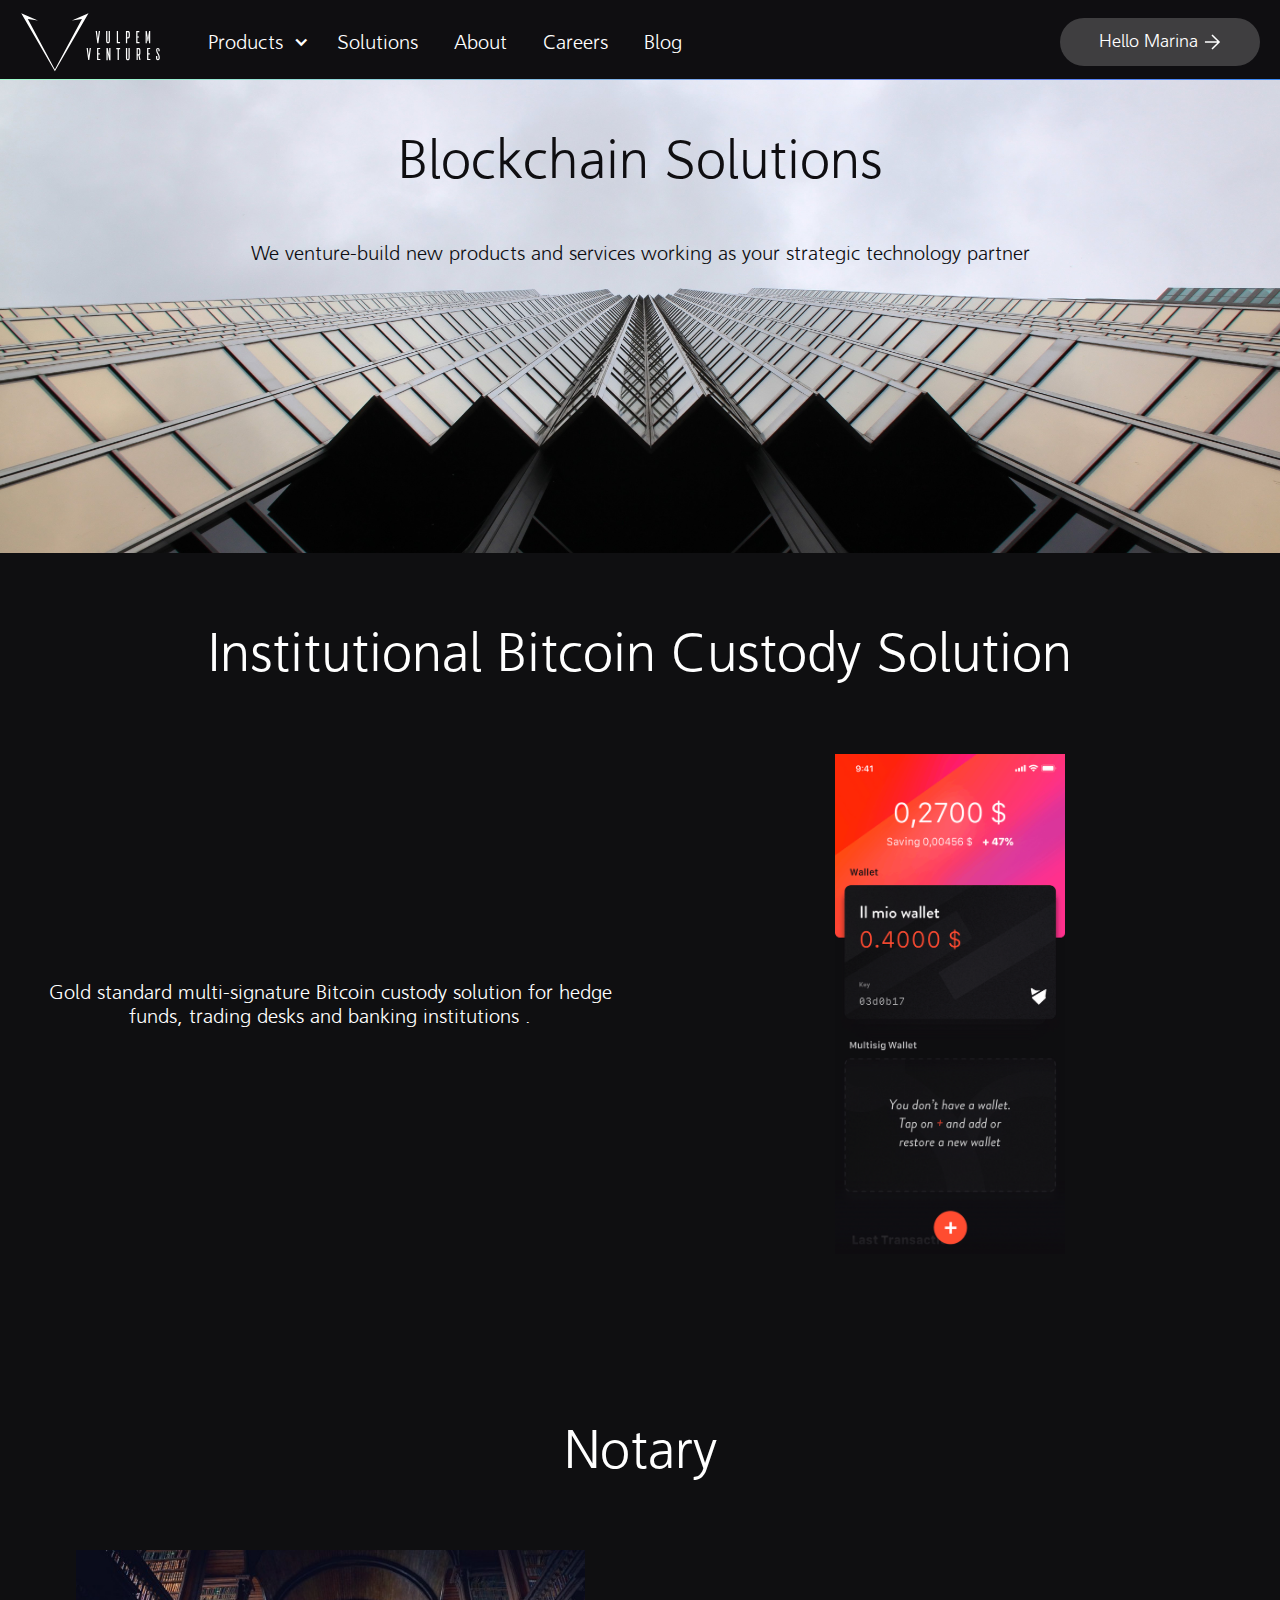
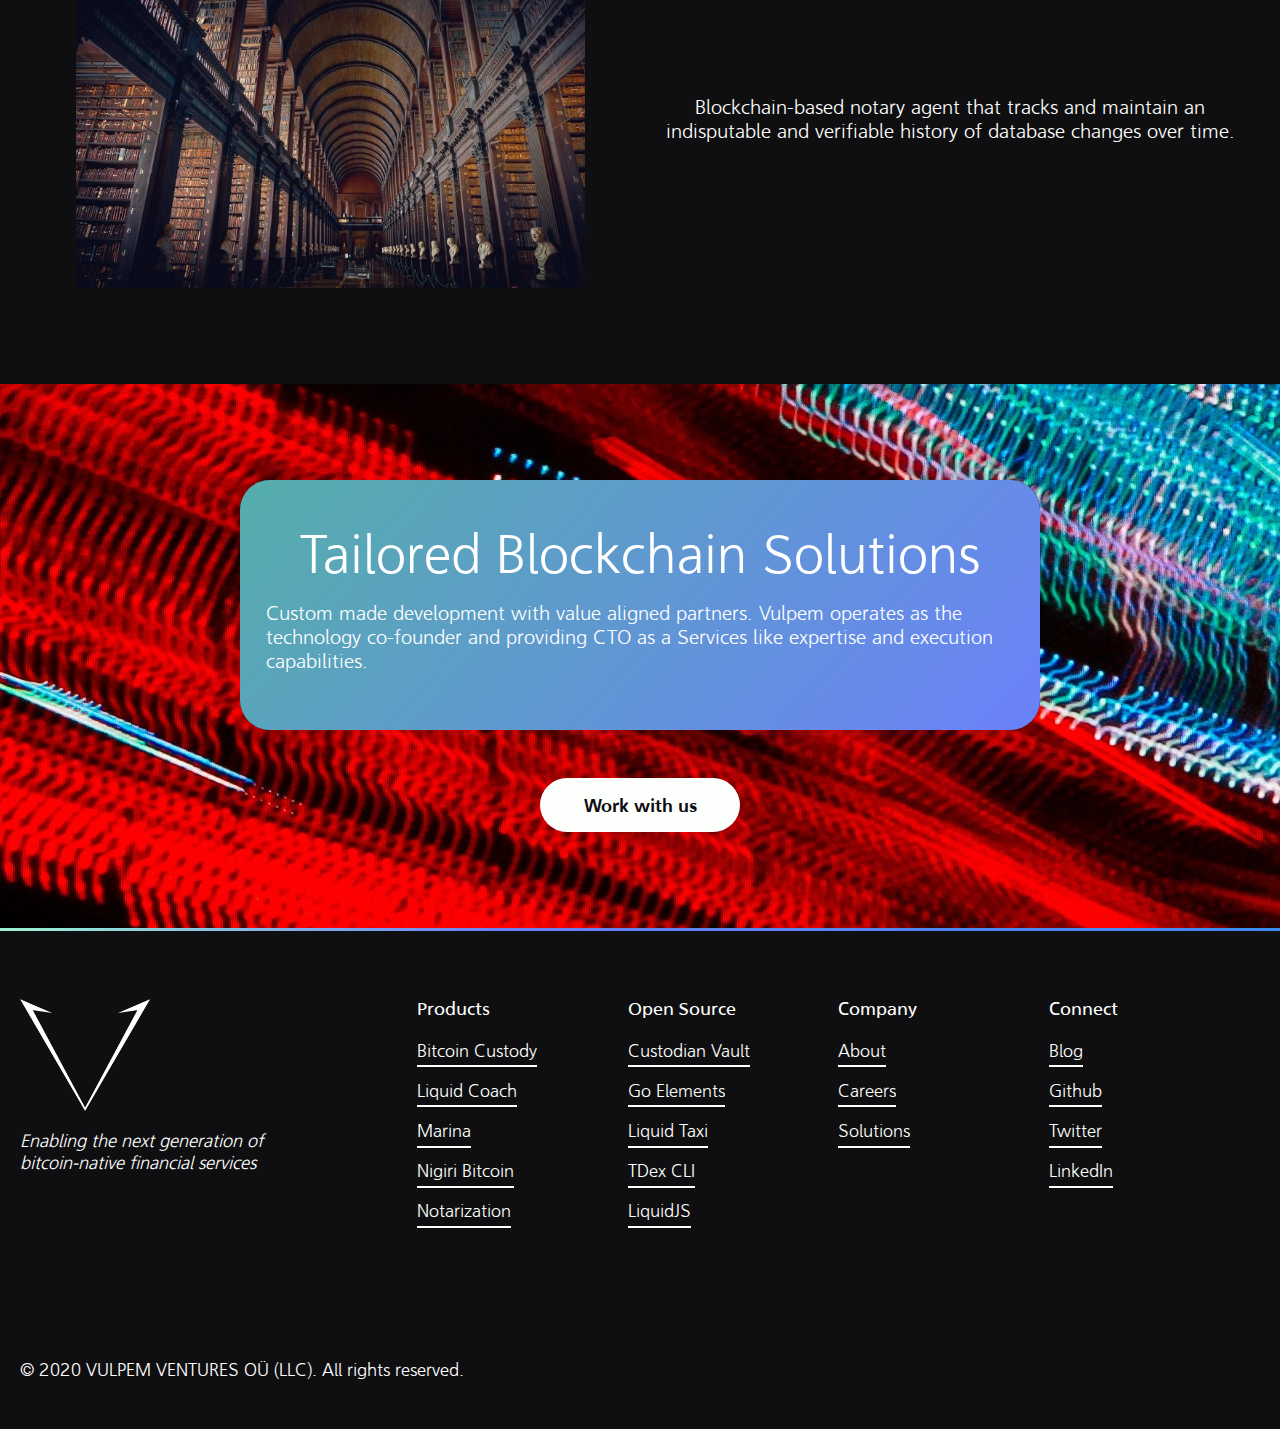
<file: solutions.html>
<!DOCTYPE html><html data-wf-page="5fd4d71486a0832ececadfed" data-wf-site="5fcf67bbfe67640983e558a6"><head><meta charset="utf-8"><title>Solutions - Vulpem Ventures</title><meta content="Enabling the next generation of bitcoin-native financial services" name="description"><meta content="Solutions - Vulpem Ventures" property="og:title"><meta content="Enabling the next generation of bitcoin-native financial services" property="og:description"><meta content="Solutions - Vulpem Ventures" property="twitter:title"><meta content="Enabling the next generation of bitcoin-native financial services" property="twitter:description"><meta property="og:type" content="website"><meta content="summary_large_image" name="twitter:card"><meta content="width=device-width, initial-scale=1" name="viewport"><meta content="Webflow" name="generator"><link href="/normalize.83e55e48.css" rel="stylesheet" type="text/css"><link href="/webflow.c5f3bd88.css" rel="stylesheet" type="text/css"><link href="/vulpem.webflow.d7fa8988.css" rel="stylesheet" type="text/css"><script>!function(o,c){var n=c.documentElement,t=" w-mod-";n.className+=t+"js",("ontouchstart"in o||o.DocumentTouch&&c instanceof DocumentTouch)&&(n.className+=t+"touch")}(window,document);</script><link href="/favicon.9e7d10eb.png" rel="icon shortcut" type="image/x-icon"><link href="/webclip.ed5ccb78.png" rel="apple-touch-icon"></head><body> <div data-collapse="medium" data-animation="default" data-duration="400" role="banner" class="fixed-nav w-nav"> <div class="container-2 nav-container w-container"> <a href="/index.html" class="brand w-nav-brand"><img src="/logo_horizontal_100.29bae319.svg" alt="" class="nav-logo"></a> <nav role="navigation" class="nav-menu-2 w-nav-menu"> <div data-hover="" data-delay="0" class="nav-dropdown-2 w-dropdown"> <div class="nav-item-dropdown nav-link-2 w-dropdown-toggle"> <div class="nav-dropdown-icon w-icon-dropdown-toggle"></div> <div class="text-regular">Products</div> </div> <nav class="nav-dropdown-list-2 w-dropdown-list"> <a href="/marina.html" class="nav-dropdown-link w-inline-block"><img src="/marina_logo_green.ae004270.svg" loading="lazy" alt="" class="nav-dropdown-image"> <div class="content"> <div class="dropdown-nav-item-title"><strong class="text-regular">Marina</strong></div> <div class="paragraph">Connect browser application to the Liquid Network</div> </div> </a> <a href="/nigiri.html" class="nav-dropdown-link w-inline-block"><img src="/nigiri.ef275ebe.png" loading="lazy" sizes="100vw" srcset="/nigiri-p-500.72ac4667.png 500w,/nigiri.ef275ebe.png 705w" alt="" class="nav-dropdown-image"> <div class="content"> <div class="dropdown-nav-item-title"><strong class="text-regular">Nigiri Bitcoin</strong></div> <div class="paragraph">A delicious docker box for special Bitcoin and Liquid cookings</div> </div> </a> <a href="https://liquid.taxi" target="_blank" class="last nav-dropdown-link w-inline-block"><img src="/taxi.4b847832.png" loading="lazy" alt="" class="nav-dropdown-image"> <div class="content"> <div class="text-regular">Liquid.Taxi</div> <div class="paragraph">Pay for your Liquid Network transaction fees with Tether USDt</div> </div> </a> <a href="https://liquid.coach" target="_blank" class="last nav-dropdown-link w-inline-block"><img src="/liquid_coach_emoji.33ae042a.png" loading="lazy" alt="" class="nav-dropdown-image"> <div class="content"> <div class="text-regular">Liquid.Coach</div> <div class="paragraph">Browser-based tool for Liquid developers and advanced users</div> </div> </a> <a href="https://github.com/vulpemventures/tdex-cli" target="_blank" class="nav-dropdown-link w-inline-block"><img src="/Tdex_logo_soloT.a3ed7705.svg" loading="lazy" alt="" class="nav-dropdown-image"> <div class="content"> <div class="dropdown-nav-item-title"><strong class="text-regular">TDex CLI</strong></div> <div class="paragraph">Non-custodial CLI for making trades on TDex Network via atomic swaps. </div> </div> </a> <a href="https://github.com/vulpemventures/go-elements" target="_blank" class="nav-dropdown-link w-inline-block"><img src="/GoElementfigurina_con_ElementLogo.d4ed4c75.png" loading="lazy" sizes="100vw" srcset="/GoElementfigurina_con_ElementLogo-p-500.8d8a9c77.png 500w,/GoElementfigurina_con_ElementLogo.d4ed4c75.png 1049w" alt="" class="nav-dropdown-image"> <div class="content"> <div class="dropdown-nav-item-title"><strong class="text-regular">Go Elements</strong></div> <div class="paragraph">Go support for Liquid/Elements transactions</div> </div> </a> <a href="https://github.com/vulpemventures/liquidjs-lib" target="_blank" class="last nav-dropdown-link w-inline-block"><img src="/jsliquid.ec6faa55.png" loading="lazy" alt="" class="nav-dropdown-image"> <div class="content"> <div class="text-regular">LiquidJS</div> <div class="paragraph">A JavaScript Liquid library for node.js and browsers.</div> </div> </a> <a href="https://github.com/vulpemventures/custodian-vault/" target="_blank" class="nav-dropdown-link w-inline-block"><img src="/vault_icon.9d43ac2f.svg" loading="lazy" alt="" class="nav-dropdown-image"> <div class="content"> <div class="dropdown-nav-item-title"><strong class="text-regular">Custodian Vault</strong></div> <div class="paragraph">Store Bitcoin securely using HashiCorp Vault</div> </div> </a> </nav> </div> <a href="/solutions.html" aria-current="page" class="nav-link w--current w-inline-block"> <div class="text-regular">Solutions</div> </a> <a href="/about.html" class="nav-link w-inline-block"> <div class="text-regular">About</div> </a> <a href="/carrers.html" class="nav-link w-inline-block"> <div class="text-regular">Careers</div> </a> <a href="http://medium.com/@vulpem" target="_blank" class="nav-link w-inline-block"> <div class="text-regular">Blog</div> </a> <div class="nav-cta-button"> <a href="/marina.html" class="button-2 grey small w-inline-block"> <div class="nav-link-text">Hello Marina</div><img src="/arrow-right-white-icon.8a7960f1.svg" loading="lazy" alt="" class="button-icon"> </a> </div> </nav> <div class="menu-button w-nav-button"><img src="/menu-icon-white.a4bf6ea8.svg" loading="lazy" alt=""></div> </div> <div class="nav-gradient-container"> <div class="gradient-line-2 thin"></div> </div> </div> <div class="section-hero-solutions"> <div class="container w-container"> <div class="herotextgradiantblack">Blockchain Solutions</div> <div class="space-x-small"></div> <div class="text-black text-center">We venture-build new products and services working as your strategic technology partner</div> <div class="space-x-small"></div> </div> <div class="space-medium"></div> </div> <div class="custody"> <div class="container"> <h2 id="Institutional" class="heading">Institutional Bitcoin Custody Solution</h2> <p class="text-center"></p> <div class="space-x-small"></div> <div class="two-columns w-row"> <div class="column w-col w-col-6 w-col-stack"> <div class="text-center"> Gold standard multi-signature Bitcoin custody solution for hedge funds, trading desks and banking institutions .</div> </div> <div class="column w-col w-col-6 w-col-stack"><img src="/balance-vault.a6000a92.png" loading="lazy" height="500" sizes="(max-width: 479px) 75vw, 230.90625px" alt="vulpem vault app bitcoin" srcset="/balance-vault-p-500.6e2a81e7.png 500w,/balance-vault.a6000a92.png 750w"></div> </div> <div class="space-x-small"></div> </div> </div> <div class="notary"> <div class="container"> <h1 class="heading">Notary</h1> <p class="text-center"></p> <div class="space-x-small"></div> <div class="two-columns w-row"> <div class="column w-col w-col-6 w-col-stack"><img src="/1_XIi9G38b4qLGXukiwV_-MA.2c98e48a.jpeg" loading="lazy" height="" width="509" alt="vulpem notary image" class="image-116"></div> <div class="column w-col w-col-6 w-col-stack"> <div class="text-center">Blockchain-based notary agent that tracks and maintain an indisputable and verifiable history of database changes over time.</div> </div> </div> <div class="space-x-small"></div> </div> </div> <div id="remote-first" class="tailored-solutions"> <div class="container"> <div class="space-x-small"></div> <a href="/solutions.html" aria-current="page" class="card-item change-color fadein-into-view w--current w-inline-block"> <div class="card-item-content"> <h4 class="heading">Tailored Blockchain Solutions</h4> <div class="text-regular">Custom made development with value aligned partners. Vulpem operates as the technology co-founder and providing CTO as a Services like expertise and execution capabilities.<br></div> <div class="text-regular"><br></div> </div> <div class="card card-item-gradient-active"></div> </a> <div class="space-x-small"></div> <a href="mailto:hello@vulpem.com?subject=Vulpem%20Website%20Opt-in" class="button w-button">Work with us</a> <div class="space-x-small"></div> </div> </div> <div class="footer"> <div class="gradient-line"></div> <div class="container w-container"> <div class="footer-flex-container"> <div class="footer-flex-first"> <a href="#" class="footer-logo-link w-inline-block"><img src="/1000x860.260c308e.png" sizes="(max-width: 479px) 69.68333435058594px, 130px" srcset="/1000x860-p-500.422be1bc.png 500w,/1000x860-p-800.8a7fe312.png 800w,/1000x860.260c308e.png 1000w" alt="" class="footer-image"></a> <div class="footer-flex-first"><em>Enabling the next generation of bitcoin-native financial services<br><br></em><br></div> </div> <div class="footer-flex-content"> <div class="footer-heading">Products</div> <ul role="list" class="w-list-unstyled"> <li> <a href="/solutions.html" aria-current="page" class="link w--current w-inline-block"> <div class="grey-text">Bitcoin Custody</div> <div class="link-underline"></div> </a> </li> <li> <a href="https://liquid.coach" class="link w-inline-block"> <div class="grey-text">Liquid Coach</div> <div class="link-underline"></div> </a> </li> <li> <a href="/marina.html" class="link w-inline-block"> <div class="grey-text">Marina</div> <div class="link-underline"></div> </a> </li> <li> <a href="/nigiri.html" class="link w-inline-block"> <div class="grey-text">Nigiri Bitcoin</div> <div class="link-underline"></div> </a> </li> <li> <a href="/solutions.html" aria-current="page" class="link w--current w-inline-block"> <div class="grey-text">Notarization</div> <div class="link-underline"></div> </a> </li> </ul> </div> <div class="footer-flex-content"> <div class="footer-heading">Open Source</div> <ul role="list" class="w-list-unstyled"> <li> <a href="https://github.com/vulpemventures/custodian-vault" target="_blank" class="link w-inline-block"> <div class="grey-text">Custodian Vault</div> <div class="link-underline"></div> </a> </li> <li> <a href="https://github.com/vulpemventures/go-elements" target="_blank" class="link w-inline-block"> <div class="grey-text">Go Elements</div> <div class="link-underline"></div> </a> </li> <li> <a href="https://liquid.taxi" class="link w-inline-block"> <div class="grey-text">Liquid Taxi</div> <div class="link-underline"></div> </a> </li> <li> <a href="https://github.com/vulpemventures/tdex-cli" class="link w-inline-block"> <div class="grey-text">TDex CLI</div> <div class="link-underline"></div> </a> </li> <li> <a href="https://github.com/vulpemventures/liquidjs-lib" target="_blank" class="link w-inline-block"> <div class="grey-text">LiquidJS</div> <div class="link-underline"></div> </a> </li> </ul> </div> <div class="footer-flex-content"> <div class="footer-heading">Company</div> <ul role="list" class="w-list-unstyled"> <li> <a href="/about.html" class="link w-inline-block"> <div class="grey-text">About</div> <div class="link-underline"></div> </a> </li> <li> <a href="/carrers.html" class="link w-inline-block"> <div class="grey-text">Careers</div> <div class="link-underline"></div> </a> </li> <li> <a href="/solutions.html" aria-current="page" class="link w--current w-inline-block"> <div class="grey-text">Solutions</div> <div class="link-underline"></div> </a> </li> </ul> </div> <div class="footer-flex-content"> <div class="footer-heading">Connect</div> <ul role="list" class="w-list-unstyled"> <li> <a href="https://medium.com/@vulpem" target="_blank" class="link w-inline-block"> <div class="grey-text">Blog</div> <div class="link-underline"></div> </a> </li> <li> <a href="https://github.com/vulpemventures" target="_blank" class="link w-inline-block"> <div class="grey-text">Github</div> <div class="link-underline"></div> </a> </li> <li> <a href="https://twitter.com/vulpemventures" target="_blank" class="link w-inline-block"> <div class="grey-text">Twitter</div> <div class="link-underline"></div> </a> </li> <li> <a href="https://www.linkedin.com/company/vulpem" target="_blank" class="link w-inline-block"> <div class="grey-text">LinkedIn</div> <div class="link-underline"></div> </a> </li> </ul> </div> </div> <div class="space"></div> <div class="footer-flex-container"> <div data-w-id="99bc6bd0-837d-9882-425d-1889465cdbce" class="footer-flex-first"> <div class="footer">© 2020 VULPEM VENTURES OÜ (LLC). All rights reserved.<br></div> </div> <div class="content"> <a data-w-id="99bc6bd0-837d-9882-425d-1889465cdbd4" href="#" class="link social-link w-inline-block"> <div class="grey link-underline"></div> </a> </div> <div class="content"> <a data-w-id="99bc6bd0-837d-9882-425d-1889465cdbde" href="#" class="link social-link w-inline-block"> <div class="grey link-underline"></div> </a> </div> <div class="content"> <a data-w-id="99bc6bd0-837d-9882-425d-1889465cdbe3" href="#" class="link social-link w-inline-block"> <div class="grey link-underline"></div> </a> </div> </div> </div> </div> <div class="preloader"> <div class="preloader-content"> <div class="preloader-line"> <div class="preloader-gradient"></div> </div><img src="/1000x860.260c308e.png" loading="lazy" sizes="100vw" srcset="/1000x860-p-500.422be1bc.png 500w,/1000x860-p-800.8a7fe312.png 800w,/1000x860.260c308e.png 1000w" alt="" class="image-113"> </div> </div> <script src="https://d3e54v103j8qbb.cloudfront.net/js/jquery-3.5.1.min.dc5e7f18c8.js?site=5fcf67bbfe67640983e558a6" type="text/javascript" integrity="sha256-9/aliU8dGd2tb6OSsuzixeV4y/faTqgFtohetphbbj0=" crossorigin></script> <script src="/webflow.e1e6c9d0.js" type="text/javascript"></script>  </body></html>
</file>
<file: webflow.c5f3bd88.css>
@font-face{font-family:webflow-icons;src:url("[data-uri]") format("truetype");font-weight:400;font-style:normal}[class*=" w-icon-"],[class^=w-icon-]{font-family:webflow-icons!important;speak:none;font-style:normal;font-weight:400;font-variant:normal;text-transform:none;line-height:1;-webkit-font-smoothing:antialiased;-moz-osx-font-smoothing:grayscale}.w-icon-slider-right:before{content:"\e600"}.w-icon-slider-left:before{content:"\e601"}.w-icon-nav-menu:before{content:"\e602"}.w-icon-arrow-down:before,.w-icon-dropdown-toggle:before{content:"\e603"}.w-icon-file-upload-remove:before{content:"\e900"}.w-icon-file-upload-icon:before{content:"\e903"}*{-webkit-box-sizing:border-box;-moz-box-sizing:border-box;box-sizing:border-box}html{height:100%}body{margin:0;min-height:100%;background-color:#fff;font-family:Arial,sans-serif;font-size:14px;line-height:20px;color:#333}img{max-width:100%;vertical-align:middle;display:inline-block}html.w-mod-touch *{background-attachment:scroll!important}.w-block{display:block}.w-inline-block{max-width:100%;display:inline-block}.w-clearfix:after,.w-clearfix:before{content:" ";display:table;grid-column-start:1;grid-row-start:1;grid-column-end:2;grid-row-end:2}.w-clearfix:after{clear:both}.w-hidden{display:none}.w-button{display:inline-block;padding:9px 15px;background-color:#3898ec;color:#fff;border:0;line-height:inherit;text-decoration:none;cursor:pointer;border-radius:0}input.w-button{-webkit-appearance:button}html[data-w-dynpage] [data-w-cloak]{color:transparent!important}.w-webflow-badge,.w-webflow-badge *{position:static;left:auto;top:auto;right:auto;bottom:auto;z-index:auto;display:block;visibility:visible;overflow:visible;overflow-x:visible;overflow-y:visible;box-sizing:border-box;width:auto;height:auto;max-height:none;max-width:none;min-height:0;min-width:0;margin:0;padding:0;float:none;clear:none;border:0 transparent;border-radius:0;background:none;background-image:none;background-position:0 0;background-size:auto auto;background-repeat:repeat;background-origin:padding-box;background-clip:border-box;background-attachment:scroll;background-color:transparent;box-shadow:none;opacity:1;transform:none;transition:none;direction:ltr;font-family:inherit;font-weight:inherit;color:inherit;font-size:inherit;line-height:inherit;font-style:inherit;font-variant:inherit;text-align:inherit;letter-spacing:inherit;text-decoration:inherit;text-indent:0;text-transform:inherit;list-style-type:disc;text-shadow:none;font-smoothing:auto;vertical-align:baseline;cursor:inherit;white-space:inherit;word-break:normal;word-spacing:normal;word-wrap:normal}.w-webflow-badge{position:fixed!important;z-index:2147483647!important;top:auto!important;right:12px!important;bottom:12px!important;left:auto!important;color:#aaadb0!important;background-color:#fff!important;border-radius:3px!important;padding:6px 8px 6px 6px!important;font-size:12px!important;line-height:14px!important;text-decoration:none!important;transform:none!important;margin:0!important;width:auto!important;height:auto!important;overflow:visible!important;white-space:nowrap;box-shadow:0 0 0 1px rgba(0,0,0,.1),0 1px 3px rgba(0,0,0,.1);cursor:pointer}.w-webflow-badge,.w-webflow-badge>img{display:inline-block!important;visibility:visible!important;opacity:1!important}.w-webflow-badge>img{vertical-align:middle!important}h1,h2,h3,h4,h5,h6{font-weight:700;margin-bottom:10px}h1{font-size:38px;line-height:44px}h1,h2{margin-top:20px}h2{font-size:32px;line-height:36px}h3{font-size:24px;line-height:30px;margin-top:20px}h4{font-size:18px;line-height:24px}h4,h5{margin-top:10px}h5{font-size:14px;line-height:20px}h6{font-size:12px;line-height:18px;margin-top:10px}p{margin-top:0;margin-bottom:10px}blockquote{padding:10px 20px;border-left:5px solid #e2e2e2;font-size:18px;line-height:22px}blockquote,figure{margin:0 0 10px}figcaption{margin-top:5px;text-align:center}ol,ul{margin-top:0;margin-bottom:10px;padding-left:40px}.w-list-unstyled{padding-left:0;list-style:none}.w-embed:after,.w-embed:before{content:" ";display:table;grid-column-start:1;grid-row-start:1;grid-column-end:2;grid-row-end:2}.w-embed:after{clear:both}.w-video{width:100%;position:relative;padding:0}.w-video embed,.w-video iframe,.w-video object{position:absolute;top:0;left:0;width:100%;height:100%}fieldset{padding:0;margin:0;border:0}button,html input[type=button],input[type=reset]{border:0;cursor:pointer;-webkit-appearance:button}.w-form{margin:0 0 15px}.w-form-done{display:none;padding:20px;text-align:center;background-color:#ddd}.w-form-fail{display:none;margin-top:10px;padding:10px;background-color:#ffdede}label{display:block;margin-bottom:5px;font-weight:700}.w-input,.w-select{display:block;width:100%;height:38px;padding:8px 12px;margin-bottom:10px;font-size:14px;line-height:1.428571429;color:#333;vertical-align:middle;background-color:#fff;border:1px solid #ccc}.w-input:-moz-placeholder,.w-select:-moz-placeholder{color:#999}.w-input::-moz-placeholder,.w-select::-moz-placeholder{color:#999;opacity:1}.w-input:-ms-input-placeholder,.w-select:-ms-input-placeholder{color:#999}.w-input::-webkit-input-placeholder,.w-select::-webkit-input-placeholder{color:#999}.w-input:focus,.w-select:focus{border-color:#3898ec;outline:0}.w-input[disabled],.w-input[readonly],.w-select[disabled],.w-select[readonly],fieldset[disabled] .w-input,fieldset[disabled] .w-select{cursor:not-allowed;background-color:#eee}textarea.w-input,textarea.w-select{height:auto}.w-select{background-color:#f3f3f3}.w-select[multiple]{height:auto}.w-form-label{display:inline-block;cursor:pointer;font-weight:400;margin-bottom:0}.w-radio{display:block;margin-bottom:5px;padding-left:20px}.w-radio:after,.w-radio:before{content:" ";display:table;grid-column-start:1;grid-row-start:1;grid-column-end:2;grid-row-end:2}.w-radio:after{clear:both}.w-radio-input{margin:4px 0 0;margin-top:1px\9;line-height:normal;float:left;margin-left:-20px;margin-top:3px}.w-file-upload{display:block;margin-bottom:10px}.w-file-upload-input{width:.1px;height:.1px;opacity:0;overflow:hidden;position:absolute;z-index:-100}.w-file-upload-default,.w-file-upload-success,.w-file-upload-uploading{display:inline-block;color:#333}.w-file-upload-error{display:block;margin-top:10px}.w-file-upload-default.w-hidden,.w-file-upload-error.w-hidden,.w-file-upload-success.w-hidden,.w-file-upload-uploading.w-hidden{display:none}.w-file-upload-uploading-btn{font-size:14px;font-weight:400;cursor:pointer;padding:8px 12px}.w-file-upload-file,.w-file-upload-uploading-btn{display:flex;margin:0;border:1px solid #ccc;background-color:#fafafa}.w-file-upload-file{flex-grow:1;justify-content:space-between;padding:8px 9px 8px 11px}.w-file-upload-file-name{font-size:14px;font-weight:400;display:block}.w-file-remove-link{margin-top:3px;margin-left:10px;width:auto;height:auto;padding:3px;display:block;cursor:pointer}.w-icon-file-upload-remove{margin:auto;font-size:10px}.w-file-upload-error-msg{display:inline-block;color:#ea384c;padding:2px 0}.w-file-upload-info{display:inline-block;line-height:38px;padding:0 12px}.w-file-upload-label{display:inline-block;font-size:14px;font-weight:400;cursor:pointer;margin:0;padding:8px 12px;border:1px solid #ccc;background-color:#fafafa}.w-icon-file-upload-icon,.w-icon-file-upload-uploading{display:inline-block;margin-right:8px;width:20px}.w-icon-file-upload-uploading{height:20px}.w-container{margin-left:auto;margin-right:auto;max-width:940px}.w-container:after,.w-container:before{content:" ";display:table;grid-column-start:1;grid-row-start:1;grid-column-end:2;grid-row-end:2}.w-container:after{clear:both}.w-container .w-row{margin-left:-10px;margin-right:-10px}.w-row:after,.w-row:before{content:" ";display:table;grid-column-start:1;grid-row-start:1;grid-column-end:2;grid-row-end:2}.w-row:after{clear:both}.w-row .w-row{margin-left:0;margin-right:0}.w-col{position:relative;float:left;width:100%;min-height:1px;padding-left:10px;padding-right:10px}.w-col .w-col{padding-left:0;padding-right:0}.w-col-1{width:8.33333333%}.w-col-2{width:16.66666667%}.w-col-3{width:25%}.w-col-4{width:33.33333333%}.w-col-5{width:41.66666667%}.w-col-6{width:50%}.w-col-7{width:58.33333333%}.w-col-8{width:66.66666667%}.w-col-9{width:75%}.w-col-10{width:83.33333333%}.w-col-11{width:91.66666667%}.w-col-12{width:100%}.w-hidden-main{display:none!important}@media screen and (max-width:991px){.w-container{max-width:728px}.w-hidden-main{display:inherit!important}.w-hidden-medium{display:none!important}.w-col-medium-1{width:8.33333333%}.w-col-medium-2{width:16.66666667%}.w-col-medium-3{width:25%}.w-col-medium-4{width:33.33333333%}.w-col-medium-5{width:41.66666667%}.w-col-medium-6{width:50%}.w-col-medium-7{width:58.33333333%}.w-col-medium-8{width:66.66666667%}.w-col-medium-9{width:75%}.w-col-medium-10{width:83.33333333%}.w-col-medium-11{width:91.66666667%}.w-col-medium-12{width:100%}.w-col-stack{width:100%;left:auto;right:auto}}@media screen and (max-width:767px){.w-hidden-main,.w-hidden-medium{display:inherit!important}.w-hidden-small{display:none!important}.w-container .w-row,.w-row{margin-left:0;margin-right:0}.w-col{width:100%;left:auto;right:auto}.w-col-small-1{width:8.33333333%}.w-col-small-2{width:16.66666667%}.w-col-small-3{width:25%}.w-col-small-4{width:33.33333333%}.w-col-small-5{width:41.66666667%}.w-col-small-6{width:50%}.w-col-small-7{width:58.33333333%}.w-col-small-8{width:66.66666667%}.w-col-small-9{width:75%}.w-col-small-10{width:83.33333333%}.w-col-small-11{width:91.66666667%}.w-col-small-12{width:100%}}@media screen and (max-width:479px){.w-container{max-width:none}.w-hidden-main,.w-hidden-medium,.w-hidden-small{display:inherit!important}.w-hidden-tiny{display:none!important}.w-col{width:100%}.w-col-tiny-1{width:8.33333333%}.w-col-tiny-2{width:16.66666667%}.w-col-tiny-3{width:25%}.w-col-tiny-4{width:33.33333333%}.w-col-tiny-5{width:41.66666667%}.w-col-tiny-6{width:50%}.w-col-tiny-7{width:58.33333333%}.w-col-tiny-8{width:66.66666667%}.w-col-tiny-9{width:75%}.w-col-tiny-10{width:83.33333333%}.w-col-tiny-11{width:91.66666667%}.w-col-tiny-12{width:100%}}.w-widget{position:relative}.w-widget-map{width:100%;height:400px}.w-widget-map label{width:auto;display:inline}.w-widget-map img{max-width:inherit}.w-widget-map .gm-style-iw{text-align:center}.w-widget-map .gm-style-iw>button{display:none!important}.w-widget-twitter{overflow:hidden}.w-widget-twitter-count-shim{display:inline-block;vertical-align:top;position:relative;width:28px;height:20px;text-align:center;background:#fff;border:1px solid #758696;border-radius:3px}.w-widget-twitter-count-shim *{pointer-events:none;-webkit-user-select:none;-moz-user-select:none;-ms-user-select:none;user-select:none}.w-widget-twitter-count-shim .w-widget-twitter-count-inner{position:relative;font-size:15px;line-height:12px;text-align:center;color:#999;font-family:serif}.w-widget-twitter-count-shim .w-widget-twitter-count-clear{position:relative;display:block}.w-widget-twitter-count-shim.w--large{width:36px;height:28px}.w-widget-twitter-count-shim.w--large .w-widget-twitter-count-inner{font-size:18px;line-height:18px}.w-widget-twitter-count-shim:not(.w--vertical){margin-left:5px;margin-right:8px}.w-widget-twitter-count-shim:not(.w--vertical).w--large{margin-left:6px}.w-widget-twitter-count-shim:not(.w--vertical):after,.w-widget-twitter-count-shim:not(.w--vertical):before{top:50%;left:0;border:solid transparent;content:" ";height:0;width:0;position:absolute;pointer-events:none}.w-widget-twitter-count-shim:not(.w--vertical):before{border-color:rgba(117,134,150,0) #5d6c7b rgba(117,134,150,0) rgba(117,134,150,0);border-width:4px;margin-left:-9px;margin-top:-4px}.w-widget-twitter-count-shim:not(.w--vertical).w--large:before{border-width:5px;margin-left:-10px;margin-top:-5px}.w-widget-twitter-count-shim:not(.w--vertical):after{border-color:hsla(0,0%,100%,0) #fff hsla(0,0%,100%,0) hsla(0,0%,100%,0);border-width:4px;margin-left:-8px;margin-top:-4px}.w-widget-twitter-count-shim:not(.w--vertical).w--large:after{border-width:5px;margin-left:-9px;margin-top:-5px}.w-widget-twitter-count-shim.w--vertical{width:61px;height:33px;margin-bottom:8px}.w-widget-twitter-count-shim.w--vertical:after,.w-widget-twitter-count-shim.w--vertical:before{top:100%;left:50%;border:solid transparent;content:" ";height:0;width:0;position:absolute;pointer-events:none}.w-widget-twitter-count-shim.w--vertical:before{border-color:#5d6c7b rgba(117,134,150,0) rgba(117,134,150,0);border-width:5px;margin-left:-5px}.w-widget-twitter-count-shim.w--vertical:after{border-color:#fff hsla(0,0%,100%,0) hsla(0,0%,100%,0);border-width:4px;margin-left:-4px}.w-widget-twitter-count-shim.w--vertical .w-widget-twitter-count-inner{font-size:18px;line-height:22px}.w-widget-twitter-count-shim.w--vertical.w--large{width:76px}.w-widget-gplus{overflow:hidden}.w-background-video{position:relative;overflow:hidden;height:500px;color:#fff}.w-background-video>video{background-size:cover;background-position:50% 50%;position:absolute;margin:auto;width:100%;height:100%;right:-100%;bottom:-100%;top:-100%;left:-100%;object-fit:cover;z-index:-100}.w-background-video>video::-webkit-media-controls-start-playback-button{display:none!important;-webkit-appearance:none}.w-slider{position:relative;height:300px;text-align:center;background:#ddd;clear:both;-webkit-tap-highlight-color:rgba(0,0,0,0);tap-highlight-color:transparent}.w-slider-mask{display:block;overflow:hidden;z-index:1;left:0;right:0;white-space:nowrap}.w-slide,.w-slider-mask{position:relative;height:100%}.w-slide{display:inline-block;vertical-align:top;width:100%;white-space:normal;text-align:left}.w-slider-nav{position:absolute;z-index:2;top:auto;right:0;bottom:0;left:0;margin:auto;padding-top:10px;height:40px;text-align:center;-webkit-tap-highlight-color:rgba(0,0,0,0);tap-highlight-color:transparent}.w-slider-nav.w-round>div{border-radius:100%}.w-slider-nav.w-num>div{width:auto;height:auto;padding:.2em .5em;font-size:inherit;line-height:inherit}.w-slider-nav.w-shadow>div{box-shadow:0 0 3px rgba(51,51,51,.4)}.w-slider-nav-invert{color:#fff}.w-slider-nav-invert>div{background-color:rgba(34,34,34,.4)}.w-slider-nav-invert>div.w-active{background-color:#222}.w-slider-dot{position:relative;display:inline-block;width:1em;height:1em;background-color:hsla(0,0%,100%,.4);cursor:pointer;margin:0 3px .5em;transition:background-color .1s,color .1s}.w-slider-dot.w-active{background-color:#fff}.w-slider-dot:focus{outline:none;box-shadow:0 0 0 2px #fff}.w-slider-dot:focus.w-active{box-shadow:none}.w-slider-arrow-left,.w-slider-arrow-right{position:absolute;width:80px;top:0;right:0;bottom:0;left:0;margin:auto;cursor:pointer;overflow:hidden;color:#fff;font-size:40px;-webkit-tap-highlight-color:rgba(0,0,0,0);tap-highlight-color:transparent;-webkit-user-select:none;-moz-user-select:none;-ms-user-select:none;user-select:none}.w-slider-arrow-left [class*=" w-icon-"],.w-slider-arrow-left [class^=w-icon-],.w-slider-arrow-right [class*=" w-icon-"],.w-slider-arrow-right [class^=w-icon-]{position:absolute}.w-slider-arrow-left:focus,.w-slider-arrow-right:focus{outline:0}.w-slider-arrow-left{z-index:3;right:auto}.w-slider-arrow-right{z-index:4;left:auto}.w-icon-slider-left,.w-icon-slider-right{top:0;right:0;bottom:0;left:0;margin:auto;width:1em;height:1em}.w-slider-aria-label{border:0;clip:rect(0 0 0 0);height:1px;margin:-1px;overflow:hidden;padding:0;position:absolute;width:1px}.w-dropdown{display:inline-block;z-index:900}.w-dropdown,.w-dropdown-btn,.w-dropdown-link,.w-dropdown-toggle{position:relative;text-align:left;margin-left:auto;margin-right:auto}.w-dropdown-btn,.w-dropdown-link,.w-dropdown-toggle{vertical-align:top;text-decoration:none;color:#222;padding:20px;white-space:nowrap}.w-dropdown-toggle{-webkit-user-select:none;-moz-user-select:none;-ms-user-select:none;user-select:none;display:inline-block;cursor:pointer;padding-right:40px}.w-dropdown-toggle:focus{outline:0}.w-icon-dropdown-toggle{position:absolute;top:0;right:0;bottom:0;margin:auto 20px auto auto;width:1em;height:1em}.w-dropdown-list{position:absolute;background:#ddd;display:none;min-width:100%}.w-dropdown-list.w--open{display:block}.w-dropdown-link{padding:10px 20px;display:block;color:#222}.w-dropdown-link.w--current{color:#0082f3}.w-dropdown-link:focus{outline:0}@media screen and (max-width:767px){.w-nav-brand{padding-left:10px}}.w-lightbox-backdrop{color:#000;cursor:auto;font-family:serif;font-size:medium;font-style:normal;font-variant:normal;font-weight:400;letter-spacing:normal;line-height:normal;list-style:disc;text-align:start;text-indent:0;text-shadow:none;text-transform:none;visibility:visible;white-space:normal;word-break:normal;word-spacing:normal;word-wrap:normal;position:fixed;top:0;right:0;bottom:0;left:0;color:#fff;font-family:Helvetica Neue,Helvetica,Ubuntu,Segoe UI,Verdana,sans-serif;font-size:17px;line-height:1.2;font-weight:300;text-align:center;background:rgba(0,0,0,.9);z-index:2000;outline:0;opacity:0;-webkit-user-select:none;-moz-user-select:none;-ms-user-select:none;-webkit-tap-highlight-color:transparent;-webkit-transform:translate(0)}.w-lightbox-backdrop,.w-lightbox-container{height:100%;overflow:auto;-webkit-overflow-scrolling:touch}.w-lightbox-content{position:relative;height:100vh;overflow:hidden}.w-lightbox-view{position:absolute;width:100vw;height:100vh;opacity:0}.w-lightbox-view:before{content:"";height:100vh}.w-lightbox-group,.w-lightbox-group .w-lightbox-view,.w-lightbox-group .w-lightbox-view:before{height:86vh}.w-lightbox-frame,.w-lightbox-view:before{display:inline-block;vertical-align:middle}.w-lightbox-figure{position:relative;margin:0}.w-lightbox-group .w-lightbox-figure{cursor:pointer}.w-lightbox-img{width:auto;height:auto;max-width:none}.w-lightbox-image{display:block;float:none;max-width:100vw;max-height:100vh}.w-lightbox-group .w-lightbox-image{max-height:86vh}.w-lightbox-caption{padding:.5em 1em;background:rgba(0,0,0,.4);text-align:left;text-overflow:ellipsis;white-space:nowrap;overflow:hidden}.w-lightbox-caption,.w-lightbox-embed{position:absolute;right:0;bottom:0;left:0}.w-lightbox-embed{top:0;width:100%;height:100%}.w-lightbox-control{position:absolute;top:0;width:4em;background-size:24px;background-repeat:no-repeat;background-position:50%;cursor:pointer;-webkit-transition:all .3s;transition:all .3s}.w-lightbox-left{display:none;bottom:0;left:0;background-image:url("[data-uri]")}.w-lightbox-right{display:none;right:0;bottom:0;background-image:url("[data-uri]")}.w-lightbox-close{right:0;height:2.6em;background-image:url("[data-uri]");background-size:18px}.w-lightbox-strip{position:absolute;bottom:0;left:0;right:0;padding:0 1vh;line-height:0;white-space:nowrap;overflow-x:auto;overflow-y:hidden}.w-lightbox-item{display:inline-block;width:10vh;padding:2vh 1vh;box-sizing:content-box;cursor:pointer;-webkit-transform:translateZ(0)}.w-lightbox-active{opacity:.3}.w-lightbox-thumbnail{position:relative;height:10vh;background:#222;overflow:hidden}.w-lightbox-thumbnail-image{position:absolute;top:0;left:0}.w-lightbox-thumbnail .w-lightbox-tall{top:50%;width:100%;-webkit-transform:translateY(-50%);-ms-transform:translateY(-50%);transform:translateY(-50%)}.w-lightbox-thumbnail .w-lightbox-wide{left:50%;height:100%;-webkit-transform:translate(-50%);-ms-transform:translate(-50%);transform:translate(-50%)}.w-lightbox-spinner{position:absolute;top:50%;left:50%;box-sizing:border-box;width:40px;height:40px;margin-top:-20px;margin-left:-20px;border:5px solid rgba(0,0,0,.4);border-radius:50%;-webkit-animation:spin .8s linear infinite;animation:spin .8s linear infinite}.w-lightbox-spinner:after{content:"";position:absolute;top:-4px;right:-4px;bottom:-4px;left:-4px;border:3px solid transparent;border-bottom-color:#fff;border-radius:50%}.w-lightbox-hide{display:none}.w-lightbox-noscroll{overflow:hidden}@media (min-width:768px){.w-lightbox-content{height:96vh;margin-top:2vh}.w-lightbox-view,.w-lightbox-view:before{height:96vh}.w-lightbox-group,.w-lightbox-group .w-lightbox-view,.w-lightbox-group .w-lightbox-view:before{height:84vh}.w-lightbox-image{max-width:96vw;max-height:96vh}.w-lightbox-group .w-lightbox-image{max-width:82.3vw;max-height:84vh}.w-lightbox-left,.w-lightbox-right{display:block;opacity:.5}.w-lightbox-close{opacity:.8}.w-lightbox-control:hover{opacity:1}}.w-lightbox-inactive,.w-lightbox-inactive:hover{opacity:0}.w-richtext:after,.w-richtext:before{content:" ";display:table;grid-column-start:1;grid-row-start:1;grid-column-end:2;grid-row-end:2}.w-richtext:after{clear:both}.w-richtext[contenteditable=true]:after,.w-richtext[contenteditable=true]:before{white-space:normal}.w-richtext ol,.w-richtext ul{overflow:hidden}.w-richtext .w-richtext-figure-selected.w-richtext-figure-type-image div,.w-richtext .w-richtext-figure-selected.w-richtext-figure-type-video div:after,.w-richtext .w-richtext-figure-selected[data-rt-type=image] div,.w-richtext .w-richtext-figure-selected[data-rt-type=video] div:after{outline:2px solid #2895f7}.w-richtext figure.w-richtext-figure-type-video>div:after,.w-richtext figure[data-rt-type=video]>div:after{content:"";position:absolute;display:none;left:0;top:0;right:0;bottom:0}.w-richtext figure{position:relative;max-width:60%}.w-richtext figure>div:before{cursor:default!important}.w-richtext figure img{width:100%}.w-richtext figure figcaption.w-richtext-figcaption-placeholder{opacity:.6}.w-richtext figure div{font-size:0;color:transparent}.w-richtext figure.w-richtext-figure-type-image,.w-richtext figure[data-rt-type=image]{display:table}.w-richtext figure.w-richtext-figure-type-image>div,.w-richtext figure[data-rt-type=image]>div{display:inline-block}.w-richtext figure.w-richtext-figure-type-image>figcaption,.w-richtext figure[data-rt-type=image]>figcaption{display:table-caption;caption-side:bottom}.w-richtext figure.w-richtext-figure-type-video,.w-richtext figure[data-rt-type=video]{width:60%;height:0}.w-richtext figure.w-richtext-figure-type-video iframe,.w-richtext figure[data-rt-type=video] iframe{position:absolute;top:0;left:0;width:100%;height:100%}.w-richtext figure.w-richtext-figure-type-video>div,.w-richtext figure[data-rt-type=video]>div{width:100%}.w-richtext figure.w-richtext-align-center{margin-right:auto;margin-left:auto;clear:both}.w-richtext figure.w-richtext-align-center.w-richtext-figure-type-image>div,.w-richtext figure.w-richtext-align-center[data-rt-type=image]>div{max-width:100%}.w-richtext figure.w-richtext-align-normal{clear:both}.w-richtext figure.w-richtext-align-fullwidth{width:100%;max-width:100%;text-align:center;clear:both;display:block;margin-right:auto;margin-left:auto}.w-richtext figure.w-richtext-align-fullwidth>div{display:inline-block;padding-bottom:inherit}.w-richtext figure.w-richtext-align-fullwidth>figcaption{display:block}.w-richtext figure.w-richtext-align-floatleft{float:left;margin-right:15px;clear:none}.w-richtext figure.w-richtext-align-floatright{float:right;margin-left:15px;clear:none}.w-nav{position:relative;background:#ddd;z-index:1000}.w-nav:after,.w-nav:before{content:" ";display:table;grid-column-start:1;grid-row-start:1;grid-column-end:2;grid-row-end:2}.w-nav:after{clear:both}.w-nav-brand{float:left;color:#333}.w-nav-brand,.w-nav-link{position:relative;text-decoration:none}.w-nav-link{display:inline-block;vertical-align:top;color:#222;padding:20px;text-align:left;margin-left:auto;margin-right:auto}.w-nav-link.w--current{color:#0082f3}.w-nav-menu{position:relative;float:right}[data-nav-menu-open]{display:block!important;position:absolute;top:100%;left:0;right:0;background:#c8c8c8;text-align:center;overflow:visible;min-width:200px}.w--nav-link-open{display:block;position:relative}.w-nav-overlay{position:absolute;overflow:hidden;display:none;top:100%;left:0;right:0;width:100%}.w-nav-overlay [data-nav-menu-open]{top:0}.w-nav[data-animation=over-left] .w-nav-overlay{width:auto}.w-nav[data-animation=over-left] .w-nav-overlay,.w-nav[data-animation=over-left] [data-nav-menu-open]{right:auto;z-index:1;top:0}.w-nav[data-animation=over-right] .w-nav-overlay{width:auto}.w-nav[data-animation=over-right] .w-nav-overlay,.w-nav[data-animation=over-right] [data-nav-menu-open]{left:auto;z-index:1;top:0}.w-nav-button{position:relative;float:right;padding:18px;font-size:24px;display:none;cursor:pointer;-webkit-tap-highlight-color:rgba(0,0,0,0);tap-highlight-color:transparent;-webkit-user-select:none;-moz-user-select:none;-ms-user-select:none;user-select:none}.w-nav-button:focus{outline:0}.w-nav-button.w--open{background-color:#c8c8c8;color:#fff}.w-nav[data-collapse=all] .w-nav-menu{display:none}.w--nav-dropdown-open,.w--nav-dropdown-toggle-open,.w-nav[data-collapse=all] .w-nav-button{display:block}.w--nav-dropdown-list-open{position:static}@media screen and (max-width:991px){.w-nav[data-collapse=medium] .w-nav-menu{display:none}.w-nav[data-collapse=medium] .w-nav-button{display:block}}@media screen and (max-width:767px){.w-nav[data-collapse=small] .w-nav-menu{display:none}.w-nav[data-collapse=small] .w-nav-button{display:block}.w-nav-brand{padding-left:10px}}@media screen and (max-width:479px){.w-nav[data-collapse=tiny] .w-nav-menu{display:none}.w-nav[data-collapse=tiny] .w-nav-button{display:block}}.w-tabs{position:relative}.w-tabs:after,.w-tabs:before{content:" ";display:table;grid-column-start:1;grid-row-start:1;grid-column-end:2;grid-row-end:2}.w-tabs:after{clear:both}.w-tab-link,.w-tab-menu{position:relative}.w-tab-link{display:inline-block;vertical-align:top;text-decoration:none;padding:9px 30px;text-align:left;cursor:pointer;color:#222;background-color:#ddd}.w-tab-link.w--current{background-color:#c8c8c8}.w-tab-link:focus{outline:0}.w-tab-content{position:relative;display:block;overflow:hidden}.w-tab-pane{position:relative;display:none}.w--tab-active{display:block}@media screen and (max-width:479px){.w-tab-link{display:block}}.w-ix-emptyfix:after{content:""}@keyframes spin{0%{transform:rotate(0deg)}to{transform:rotate(1turn)}}.w-dyn-empty{padding:10px;background-color:#ddd}.w-condition-invisible,.w-dyn-bind-empty,.w-dyn-hide{display:none!important}
/*# sourceMappingURL=/webflow.c5f3bd88.css.map */
</file>
<file: vulpem.webflow.d7fa8988.css>
.w-layout-grid{display:-ms-grid;display:grid;grid-auto-columns:1fr;-ms-grid-columns:1fr 1fr;grid-template-columns:1fr 1fr;-ms-grid-rows:auto auto;grid-template-rows:auto auto;grid-row-gap:16px;grid-column-gap:16px}body{padding-top:80px;background-color:#0f0f11;font-family:Inter;color:#dadada;font-size:18px;line-height:1.2;font-weight:400}h1{font-size:72px;font-weight:800}h1,h2{margin-top:20px;margin-bottom:10px;color:#fff;line-height:1.2}h2{font-size:56px;font-weight:600}h3{margin-top:20px;font-size:42px}h3,h4{margin-bottom:10px;color:#fff;line-height:1.3;font-weight:600}h4{margin-top:10px;font-size:34px}h5{font-size:28px;line-height:1.3}h5,h6{margin-top:10px;margin-bottom:10px;color:#fff;font-weight:600}h6{font-size:20px;line-height:1.2}p{margin-bottom:10px}a{-webkit-transition:color .2s ease;transition:color .2s ease;color:#dadada;font-weight:700;text-decoration:none}a:hover{color:#13cc78;text-decoration:underline}ul{margin-top:0;margin-bottom:10px}li,ul{padding-left:0;list-style-type:none}li{margin-bottom:8px;padding-top:0;padding-bottom:0}img{display:inline-block;max-width:100%}blockquote{overflow:visible;margin:20px auto;padding:20px 0 20px 50px;border-top:0 solid #000;border-left:0 solid #000;background-image:url(/quote-ico.446fa42c.svg);background-position:5px 16px;background-size:37px;background-repeat:no-repeat;font-size:28px;line-height:1.2;font-style:italic;font-weight:200}figure{margin-top:20px;margin-bottom:20px}figcaption{margin-top:5px;color:#a6a6a6;font-size:20px;font-weight:400;text-align:center}.fixed-nav{position:fixed;left:0;top:0;right:0;bottom:auto;z-index:10;height:80px;background-color:#0f0e11;opacity:1}.nav-logo{height:100%}.nav-link{position:relative;display:-webkit-box;display:-webkit-flex;display:-ms-flexbox;display:flex;margin-right:0;margin-left:0;padding:10px 17px;-webkit-box-orient:vertical;-webkit-box-direction:normal;-webkit-flex-direction:column;-ms-flex-direction:column;flex-direction:column;-webkit-box-pack:center;-webkit-justify-content:center;-ms-flex-pack:center;justify-content:center;-webkit-box-align:center;-webkit-align-items:center;-ms-flex-align:center;align-items:center;color:#fff;font-size:16px;font-weight:500}.nav-link,.nav-link:hover{text-decoration:none}.nav-link.w--current{font-weight:700}.footer{margin-top:auto;padding:0;-webkit-box-align:start;-webkit-align-items:flex-start;-ms-flex-align:start;align-items:flex-start;font-family:Agan\ 45,sans-serif;color:#fff;font-weight:400;text-align:center}.footer-flex-container{display:-webkit-box;display:-webkit-flex;display:-ms-flexbox;display:flex;margin-top:0;margin-bottom:0;padding-top:20px;-webkit-box-pack:end;-webkit-justify-content:flex-end;-ms-flex-pack:end;justify-content:flex-end;text-align:left}.taxi{border:0 transparent;border-radius:0;background-image:none;background-clip:border-box}.container{position:relative;display:block;overflow:auto;max-width:1170px;margin-right:auto;margin-left:auto;padding:3rem 20px;grid-auto-columns:1fr;-ms-grid-columns:1fr 1fr;grid-template-columns:1fr 1fr;-ms-grid-rows:auto auto;grid-template-rows:auto auto;border:0 solid transparent;background-color:transparent;opacity:1;color:transparent;text-align:center;-o-object-fit:none;object-fit:none}.container.no-padding-bottom{padding-bottom:0}.hero-text{margin-top:10px;border:1px solid transparent;font-family:Agan\ 65,sans-serif;font-size:54px;line-height:1.2;font-style:normal;font-weight:400;text-shadow:1px 1px 6px #000}.section-hero{position:relative;-webkit-transition:opacity .2s ease;transition:opacity .2s ease}.content.centered{display:block;overflow:visible;max-height:100px;max-width:none;-webkit-box-orient:vertical;-webkit-box-direction:normal;-webkit-flex-direction:column;-ms-flex-direction:column;flex-direction:column;-webkit-box-pack:center;-webkit-justify-content:center;-ms-flex-pack:center;justify-content:center;-webkit-box-align:center;-webkit-align-items:center;-ms-flex-align:center;align-items:center;grid-auto-columns:1fr;-ms-grid-columns:1fr 1fr;grid-template-columns:1fr 1fr;-ms-grid-rows:auto auto;grid-template-rows:auto auto;color:#fff}.link{position:relative;overflow:hidden;margin-right:5px;padding-bottom:5px;-webkit-box-flex:0;-webkit-flex:0 auto;-ms-flex:0 auto;flex:0 auto}.link,.link:hover{text-decoration:none}.link:hover{background-color:transparent}.link.social-link{margin-left:10px;color:#878d95;font-weight:600}.link-underline{position:absolute;left:0;top:auto;right:auto;bottom:0;display:block;width:100%;height:1px;border:1px solid #fff;border-radius:0;background-color:#fdfffc}.link-underline:hover{display:block;background-color:#ff4c31;color:#ff4c31}.link-underline:active{color:#fff}.link-underline:active,.link-underline:focus{background-color:#ff4c31}.link-underline.grey{background-color:#878d95}.project-item{position:relative;padding-top:30px;padding-right:50px;padding-bottom:30px}.project-item,.project-item:hover{text-decoration:none}.space{height:6rem;border:1px solid transparent;border-radius:0;-webkit-perspective:1000px;perspective:1000px}.grey{color:#cecece}.brand{width:140px;margin-right:30px;padding-top:0;padding-bottom:0}.brand,.menu-button{z-index:2}.footer-flex-first{padding-right:50px;-webkit-flex-direction:column;-ms-flex-direction:column;flex-direction:column;-webkit-box-align:start;-webkit-align-items:flex-start;-ms-flex-align:start;align-items:flex-start;-webkit-box-flex:1;-webkit-flex:1;-ms-flex:1;flex:1;color:#fff}.footer-flex-first,.wrapper{display:-webkit-box;display:-webkit-flex;display:-ms-flexbox;display:flex;-webkit-box-orient:vertical;-webkit-box-direction:normal}.wrapper{min-height:100vh;-webkit-flex-direction:column;-ms-flex-direction:column;flex-direction:column}.project-item-style-2{position:relative;width:100%;padding-top:80px;padding-right:160px;padding-bottom:60px;border-bottom:5px solid #fff;text-decoration:none}.project-item-style-2:hover{text-decoration:none}.utility-page-wrap{width:100vw;max-height:100%;max-width:100%;min-height:60vh}.utility-page-content,.utility-page-wrap{display:-webkit-box;display:-webkit-flex;display:-ms-flexbox;display:flex;-webkit-box-pack:center;-webkit-justify-content:center;-ms-flex-pack:center;justify-content:center;-webkit-box-align:center;-webkit-align-items:center;-ms-flex-align:center;align-items:center}.utility-page-content{max-width:40vw;text-align:center}.utility-page-content,.utility-page-form{-webkit-box-orient:vertical;-webkit-box-direction:normal;-webkit-flex-direction:column;-ms-flex-direction:column;flex-direction:column}.utility-page-form{display:-webkit-box;display:-webkit-flex;display:-ms-flexbox;display:flex;-webkit-box-align:stretch;-webkit-align-items:stretch;-ms-flex-align:stretch;align-items:stretch}.post-item{padding-bottom:0}.post-item:hover{text-decoration:none}.form-input{height:54px;min-width:350px;margin-right:20px;margin-bottom:40px;padding-right:20px;padding-left:20px;border:1px solid #38414b;border-radius:5px;background-color:#191b1e;-webkit-transition:border-color .2s ease;transition:border-color .2s ease;color:#fff;font-size:18px}.form-input:focus{border-color:#868f97}.form-input::-webkit-input-placeholder{color:#868f97;font-weight:300}.form-input:-ms-input-placeholder{color:#868f97;font-weight:300}.form-input::-ms-input-placeholder{color:#868f97;font-weight:300}.form-input::placeholder{color:#868f97;font-weight:300}.form-input.margin-bottom-10{margin-bottom:10px}.hero-text-gradient{border-radius:0;background-image:-webkit-gradient(linear,left top,right top,color-stop(42%,transparent),color-stop(53%,#fff),color-stop(56%,#83d7bd),color-stop(81%,#3b8bf5)),-webkit-gradient(linear,left top,left bottom,from(#fff),to(#fff));background-image:linear-gradient(90deg,transparent 42%,#fff 53%,#83d7bd 56%,#3b8bf5 81%),linear-gradient(180deg,#fff,#fff);font-family:Agan\ 45,sans-serif;color:#fdfffc;font-size:54px;-webkit-background-clip:text;background-clip:text;-webkit-text-fill-color:transparent}.footer-logo-link{max-width:130px;margin-bottom:20px}.footer-image{width:100%;height:100%;-o-object-fit:contain;object-fit:contain;-o-object-position:0 50%;object-position:0 50%}.footer-heading{margin-top:0;margin-bottom:20px;font-family:Agan\ 55,sans-serif;color:#fdfffc}.grey-text{font-family:Agan\ 45,sans-serif;color:#fdfffc;font-weight:400}.footer-flex-content{max-width:150px;min-width:17%}.gradient-line{width:100%;height:3px;background-image:linear-gradient(103deg,#a0fbcd -3%,#6b81fa 39%,#3b8bf5)}.nav-gradient-container{position:absolute;left:0;top:auto;right:0;bottom:0}.nav-cta-button{display:-webkit-box;display:-webkit-flex;display:-ms-flexbox;display:flex;-webkit-box-pack:end;-webkit-justify-content:flex-end;-ms-flex-pack:end;justify-content:flex-end;-webkit-box-flex:1;-webkit-flex:1;-ms-flex:1;flex:1;text-align:right}.button{position:relative;display:block;width:200px;height:54px;margin-right:auto;margin-bottom:0;margin-left:auto;padding:17px 35px 15px;float:none;border:1px solid transparent;border-radius:100px;background-color:#fdfffc;-webkit-transition:background-color .2s ease,opacity .2s ease;transition:background-color .2s ease,opacity .2s ease;font-family:Agan\ 65,sans-serif;color:#0f0e11;font-weight:400;text-align:center;text-decoration:none;background-clip:border-box;cursor:none}.button:hover{background-color:#ff4c31;color:#fff;text-decoration:none}.button.button-large{width:250px}.button-icon{margin-left:5px}.space-x-small{height:3rem}.card-item{position:relative;display:-webkit-box;display:-webkit-flex;display:-ms-flexbox;display:flex;overflow:hidden;padding:30px 25px;-webkit-box-orient:horizontal;-webkit-box-direction:normal;-webkit-flex-direction:row;-ms-flex-direction:row;flex-direction:row;-webkit-justify-content:space-around;-ms-flex-pack:distribute;justify-content:space-around;-webkit-box-flex:1;-webkit-flex:1;-ms-flex:1;flex:1;border-radius:18px;background-image:-webkit-gradient(linear,left top,left bottom,from(#222529),to(#222529));background-image:linear-gradient(180deg,#222529,#222529);box-shadow:inset 0 0 0 2px #2b333d;font-weight:500}.card-item:hover{text-decoration:none}.card-item.fadein-into-view{padding-top:30px}.card-item.fadein-into-view.change-color{display:block;-webkit-box-align:center;-webkit-align-items:center;-ms-flex-align:center;align-items:center;-webkit-box-flex:1;-webkit-flex:1;-ms-flex:1;flex:1}.card{position:absolute;left:0;top:0;right:0;bottom:0;z-index:0;display:block;-webkit-flex-direction:column;-ms-flex-direction:column;flex-direction:column;-ms-flex-pack:center;-ms-flex-align:center;-webkit-align-self:center;-ms-flex-item-align:center;-ms-grid-row-align:center;align-self:center;border-radius:0;background-image:linear-gradient(132deg,#83d7bd,#6b81fa);opacity:.37}.card,.card-item-content{height:100%;-webkit-box-orient:vertical;-webkit-box-direction:normal;-webkit-box-pack:center;-webkit-justify-content:center;justify-content:center;-webkit-box-align:center;-webkit-align-items:center;align-items:center}.card-item-content{position:relative;z-index:1;display:-webkit-box;display:-webkit-flex;display:-ms-flexbox;display:flex;width:100%;-webkit-flex-direction:column;-ms-flex-direction:column;flex-direction:column;-ms-flex-pack:center;-ms-flex-align:center;text-align:center}.job-position-content{display:-ms-grid;display:grid;width:100%;margin-bottom:0;padding-bottom:0;-webkit-box-pack:start;-webkit-justify-content:start;-ms-flex-pack:start;justify-content:start;justify-items:start;-webkit-box-align:center;-webkit-align-items:center;-ms-flex-align:center;align-items:center;-webkit-align-content:space-around;-ms-flex-line-pack:distribute;align-content:space-around;grid-auto-columns:1fr;grid-column-gap:16px;grid-row-gap:16px;-ms-grid-columns:2fr 1fr 1fr .25fr;grid-template-columns:2fr 1fr 1fr .25fr;-ms-grid-rows:auto;grid-template-rows:auto}.job-position-text{font-weight:400}.job-position-text.no-margin{font-size:28px}.flexbox-last-item{display:-webkit-box;display:-webkit-flex;display:-ms-flexbox;display:flex;-webkit-box-orient:vertical;-webkit-box-direction:normal;-webkit-flex-direction:column;-ms-flex-direction:column;flex-direction:column;-webkit-box-pack:center;-webkit-justify-content:center;-ms-flex-pack:center;justify-content:center;-webkit-box-align:center;-webkit-align-items:center;-ms-flex-align:center;align-items:center}.no-margin{margin:0;font-size:28px}.no-margin,.text-center{font-family:Agan\ 45,sans-serif;font-weight:400}.text-center{display:-webkit-box;display:-webkit-flex;display:-ms-flexbox;display:flex;padding-right:0;padding-left:0;-webkit-box-orient:vertical;-webkit-box-direction:normal;-webkit-flex-direction:column;-ms-flex-direction:column;flex-direction:column;-webkit-box-align:center;-webkit-align-items:center;-ms-flex-align:center;align-items:center;border:0 transparent;color:#fff;font-size:20px;text-align:center}.text-center.text-black{color:#0f0e11}.small-container{max-width:80%;margin-right:auto;margin-left:auto;padding-right:60px;padding-left:60px;-webkit-align-self:center;-ms-flex-item-align:center;-ms-grid-row-align:center;align-self:center;text-align:center}.customers-panel{padding-top:30px;padding-bottom:60px}.text-holder{padding-top:30px;padding-bottom:30px}.tab-link{overflow:hidden;height:100px;margin-bottom:20px;padding-right:20px;padding-left:80px;background-color:transparent;-webkit-transition:height .2s ease,color .2s ease;transition:height .2s ease,color .2s ease}.tab-link,.tab-link:hover{text-decoration:none}.tab-link.w--current{position:relative;height:100px;background-color:transparent}.tab-title{margin-top:0;margin-bottom:0;font-family:Agan\ 45,sans-serif;color:#fff;font-size:20px;font-weight:400;text-align:center}.text-container{max-width:50%;padding-bottom:40px;border:1px solid transparent}.preloader{position:fixed;z-index:30;display:none;width:auto;height:auto;background-color:#0f0f11}.preloader,.preloader-content{left:0;top:0;right:0;bottom:0;-webkit-box-orient:vertical;-webkit-box-direction:normal;-webkit-flex-direction:column;-ms-flex-direction:column;flex-direction:column;-webkit-box-pack:center;-webkit-justify-content:center;-ms-flex-pack:center;justify-content:center;-webkit-box-align:center;-webkit-align-items:center;-ms-flex-align:center;align-items:center}.preloader-content{position:absolute;display:-webkit-box;display:-webkit-flex;display:-ms-flexbox;display:flex}.preloader-line{top:80px;width:100%;height:1px}.preloader-gradient,.preloader-line{position:absolute;left:0;right:auto;bottom:auto;background-color:transparent}.preloader-gradient{top:0;width:30%;height:100%}.card-item-gradient-active{position:absolute;left:0;top:0;right:0;bottom:0;z-index:0;background-image:linear-gradient(132deg,#55aeaa,#6b81fa);opacity:1}.slide{width:100%;height:auto;padding-right:15px;padding-left:15px;cursor:default}.text-regular{position:relative;display:-webkit-box;display:-webkit-flex;display:-ms-flexbox;display:flex;-webkit-box-orient:vertical;-webkit-box-direction:normal;-webkit-flex-direction:column;-ms-flex-direction:column;flex-direction:column;-webkit-box-pack:center;-webkit-justify-content:center;-ms-flex-pack:center;justify-content:center;-webkit-box-align:start;-webkit-align-items:flex-start;-ms-flex-align:start;align-items:flex-start;border:1px solid transparent;font-family:Agan\ 45,sans-serif;color:#fff;font-size:20px;font-weight:400;text-align:left}.text-regular.text-error{background-color:transparent;color:red}.nav-dropdown-icon{left:auto;top:0;right:0;bottom:0;margin-right:10px}.nav-dropdown-link{display:-webkit-box;display:-webkit-flex;display:-ms-flexbox;display:flex;overflow:hidden;min-height:58px;margin-bottom:0;padding:16px 30px;-webkit-box-align:center;-webkit-align-items:center;-ms-flex-align:center;align-items:center;border-radius:0;background-color:transparent;-webkit-transition:background-color .2s ease,color .2s ease;transition:background-color .2s ease,color .2s ease;color:#fff}.nav-dropdown-link:hover{border-radius:0;background-color:rgba(0,0,0,.15);text-decoration:none}.nav-dropdown-link.w--current{margin-bottom:0;padding-right:30px;padding-bottom:16px;padding-left:30px}.nav-dropdown-link.w--current:hover{border-radius:0}.nav-dropdown-link.last{margin-bottom:10px}.nav-dropdown-image{position:relative;z-index:1;width:58px;height:auto;max-width:none;margin-right:20px}.dropdown-nav-item-title{width:100%;padding-bottom:2px}.feature-image-container{position:relative}.image-100{width:80%;height:80%;max-height:80%;max-width:80%;margin-top:0}.section-features-hero{position:relative;overflow:hidden;min-height:90vh;-webkit-box-orient:vertical;-webkit-box-direction:normal;-webkit-flex-direction:column;-ms-flex-direction:column;flex-direction:column;-webkit-box-pack:center;-webkit-justify-content:center;-ms-flex-pack:center;justify-content:center}.accordion-item-trigger,.section-features-hero{display:-webkit-box;display:-webkit-flex;display:-ms-flexbox;display:flex}.accordion-item-trigger{-webkit-box-pack:start;-webkit-justify-content:flex-start;-ms-flex-pack:start;justify-content:flex-start;-webkit-box-align:center;-webkit-align-items:center;-ms-flex-align:center;align-items:center;cursor:pointer}.image-anim-container{position:relative;display:-webkit-box;display:-webkit-flex;display:-ms-flexbox;display:flex;overflow:hidden;height:40vh;-webkit-box-pack:justify;-webkit-justify-content:space-between;-ms-flex-pack:justify;justify-content:space-between;-webkit-box-align:stretch;-webkit-align-items:stretch;-ms-flex-align:stretch;align-items:stretch;border-radius:10px}.team-item{width:100%;padding-bottom:20px;color:#fff;text-align:center}.team-item:hover{text-decoration:none}.job-position-container{margin-bottom:15px}.social-icon-holder{position:relative;display:-webkit-box;display:-webkit-flex;display:-ms-flexbox;display:flex;overflow:hidden;width:41px;height:41px;margin-right:12px;margin-bottom:12px;-webkit-box-pack:center;-webkit-justify-content:center;-ms-flex-pack:center;justify-content:center;-webkit-box-align:center;-webkit-align-items:center;-ms-flex-align:center;align-items:center;border-radius:41px;background-color:#333334}.marina{border:0 transparent;border-radius:0;background-color:transparent}.marina,.tdex-cli{background-image:none}.body{background-color:#0f0e11;cursor:ew-resize}.partners{border:1px solid transparent;background-image:none}.heading{font-size:54px;text-align:center}.heading,.paragraph{font-family:Agan\ 45,sans-serif;font-weight:400}.paragraph{color:#fff;font-size:16px;text-align:left}.heading-4{padding-top:20px;padding-bottom:20px;border-radius:20px;background-color:#fdfffc;font-family:Agan\ 45,sans-serif;color:#0f0e11;font-size:26px;text-align:center}.column{display:block;height:100%;margin-top:0;margin-bottom:0;-webkit-box-orient:vertical;-webkit-box-direction:normal;-webkit-flex-direction:column;-ms-flex-direction:column;flex-direction:column;-webkit-box-pack:center;-webkit-justify-content:center;-ms-flex-pack:center;justify-content:center;-webkit-box-align:center;-webkit-align-items:center;-ms-flex-align:center;align-items:center;-ms-grid-row-align:center;align-self:center;grid-auto-columns:1fr;-ms-grid-columns:1fr 1fr;grid-template-columns:1fr 1fr;-ms-grid-rows:auto auto;grid-template-rows:auto auto;text-align:center}.space-medium{height:12rem}.section{padding-right:220px;padding-left:220px}.list-with-3-rows{width:100%;margin-top:40px;margin-bottom:0;-webkit-box-orient:vertical;-webkit-flex-direction:column;-ms-flex-direction:column;flex-direction:column;-webkit-box-pack:center;-webkit-justify-content:center;-ms-flex-pack:center;justify-content:center;-webkit-box-align:start;-webkit-align-items:flex-start;-ms-flex-align:start;align-items:flex-start}.list-with-3-rows,.two-columns{display:-webkit-box;display:-webkit-flex;display:-ms-flexbox;display:flex;-webkit-box-direction:normal}.two-columns{-webkit-box-orient:horizontal;-webkit-flex-direction:row;-ms-flex-direction:row;flex-direction:row}.image-holder{width:auto;height:auto;padding-right:40px}.list-item-with-image{display:-webkit-box;display:-webkit-flex;display:-ms-flexbox;display:flex;overflow:hidden;width:100%;height:auto;margin-bottom:60px;padding-right:20px;padding-left:20px;-webkit-box-orient:horizontal;-webkit-box-direction:normal;-webkit-flex-direction:row;-ms-flex-direction:row;flex-direction:row;-webkit-box-pack:start;-webkit-justify-content:flex-start;-ms-flex-pack:start;justify-content:flex-start;-webkit-box-align:center;-webkit-align-items:center;-ms-flex-align:center;align-items:center;background-color:transparent;-webkit-transition:height .2s ease,color .2s ease;transition:height .2s ease,color .2s ease;text-align:left;text-decoration:none}.list-item-with-image:hover{text-decoration:none}.list-item-with-image.w--current{position:relative;height:100px;background-color:transparent}.image-107{background-color:transparent;color:#fdfffc}.image-107,.image-108,.image-109,.image-110,.image-111,.image-112{width:50px;height:50px}.button-auto{position:relative;display:block;width:auto;height:54px;margin-right:auto;margin-bottom:0;margin-left:auto;padding:17px 35px 15px;float:none;border:1px solid transparent;border-radius:100px;background-color:#fdfffc;-webkit-transition:background-color .2s ease,opacity .2s ease;transition:background-color .2s ease,opacity .2s ease;font-family:Agan\ 65,sans-serif;color:#0f0e11;font-weight:400;text-align:center;text-decoration:none;background-clip:border-box;cursor:none}.button-auto:hover{background-color:#ff4c31;color:#fdfffc;text-decoration:none}.image-113{width:200px;height:200px}.grid-8{grid-auto-flow:row;-ms-grid-columns:1fr 1fr 1fr 1fr 1fr 1fr;grid-template-columns:1fr 1fr 1fr 1fr 1fr 1fr;-ms-grid-rows:1fr;grid-template-rows:1fr}.image-70{width:70%}.list-long{display:block;margin-top:0;margin-bottom:0;-webkit-box-orient:vertical;-webkit-flex-direction:column;-ms-flex-direction:column;flex-direction:column;-webkit-box-pack:center;-webkit-justify-content:center;-ms-flex-pack:center;justify-content:center;-webkit-box-align:start;-webkit-align-items:flex-start;-ms-flex-align:start;align-items:flex-start}.list-item-long-with-image,.list-long{width:100%;-webkit-box-direction:normal}.list-item-long-with-image{display:-webkit-box;display:-webkit-flex;display:-ms-flexbox;display:flex;overflow:hidden;height:auto;margin-bottom:20px;padding-right:20px;padding-left:20px;-webkit-box-orient:horizontal;-webkit-flex-direction:row;-ms-flex-direction:row;flex-direction:row;-webkit-box-pack:start;-webkit-justify-content:flex-start;-ms-flex-pack:start;justify-content:flex-start;-webkit-box-align:center;-webkit-align-items:center;-ms-flex-align:center;align-items:center;background-color:transparent;-webkit-transition:height .2s ease,color .2s ease;transition:height .2s ease,color .2s ease;text-align:left;text-decoration:none}.list-item-long-with-image:hover{text-decoration:none}.list-item-long-with-image.w--current{position:relative;height:100px;background-color:transparent}.image-25{width:25px;height:25px}.image-116{-ms-flex-item-align:center;-webkit-box-flex:0;-webkit-flex:0 auto;-ms-flex:0 auto;flex:0 auto}.column-3,.image-116{-webkit-align-self:center;-ms-grid-row-align:center;align-self:center}.column-3{display:block;-webkit-box-orient:vertical;-webkit-box-direction:normal;-webkit-flex-direction:column;-ms-flex-direction:column;flex-direction:column;-webkit-box-pack:justify;-webkit-justify-content:space-between;-ms-flex-pack:justify;justify-content:space-between;-webkit-box-align:center;-webkit-align-items:center;-ms-flex-align:center;align-items:center;-ms-flex-item-align:center}.columns-3{display:-webkit-box;display:-webkit-flex;display:-ms-flexbox;display:flex}.column-4{-webkit-align-self:center;-ms-flex-item-align:center;-ms-grid-row-align:center;align-self:center}.button-2{height:54px;margin-right:0;margin-bottom:0;padding:17px 35px 15px;border-radius:100px;background-color:#13cc78;-webkit-transition:color .2s ease,border-color .2s ease,background-color .2s ease;transition:color .2s ease,border-color .2s ease,background-color .2s ease;font-weight:500;text-align:center}.button-2,.button-2:hover{color:#0f0f11;text-decoration:none}.button-2:hover{background-color:#3ada91}.button-2.grey{background-color:hsla(0,0%,100%,.2);color:#fff}.button-2.grey:hover{background-color:#13cc78}.button-2.grey.small{display:-webkit-box;display:-webkit-flex;display:-ms-flexbox;display:flex;width:200px;height:auto;margin-right:0;margin-bottom:0;padding:12px 25px;-webkit-box-pack:center;-webkit-justify-content:center;-ms-flex-pack:center;justify-content:center;-webkit-box-align:center;-webkit-align-items:center;-ms-flex-align:center;align-items:center;font-family:Agan\ 45,sans-serif;font-size:18px;font-weight:400}.button-2.grey.small:hover{background-color:#ff4c31}.container-2{max-width:1170px;margin-right:auto;margin-left:auto;padding:3rem 20px}.container-2.nav-container{display:-webkit-box;display:-webkit-flex;display:-ms-flexbox;display:flex;padding-top:12px;padding-bottom:12px}.image-118{opacity:.85}.herotextgradiantblack{font-family:Agan\ 45,sans-serif;color:#0f0e11;font-size:54px}.section-hero-solutions{position:relative;background-image:url(/andrew-gook-180723-unsplash.48699ee7.jpg);background-position:0 -150px;background-size:cover;-webkit-transition:opacity .2s ease;transition:opacity .2s ease}.custody{border:0 transparent;border-radius:0;background-color:transparent}.tailored-solutions{padding-right:220px;padding-left:220px;background-image:url(/fabio-ballasina-385482-unsplash.8a257611.jpg);background-position:0 0;background-size:auto}.section-hero-home{position:relative;height:auto;-webkit-transition:opacity .2s ease;transition:opacity .2s ease}.image-119{opacity:.8}.section-feature{border:0 transparent;border-radius:0;background-color:transparent;background-image:none}.nav-dropdown-list-2{width:345px;border-radius:9px;background-color:#1c2328}.nav-dropdown-list-2.w--open{width:390px;padding:10px 0 0}.nav-link-2{position:relative;display:-webkit-box;display:-webkit-flex;display:-ms-flexbox;display:flex;margin-right:0;margin-left:0;padding:10px 17px;-webkit-box-orient:vertical;-webkit-box-direction:normal;-webkit-flex-direction:column;-ms-flex-direction:column;flex-direction:column;-webkit-box-pack:center;-webkit-justify-content:center;-ms-flex-pack:center;justify-content:center;color:#fff;font-size:16px;font-weight:500}.nav-link-2,.nav-link-2:hover{text-decoration:none}.nav-link-2.w--current{font-weight:700}.nav-link-2.nav-item-dropdown{height:100%;padding-right:35px}.nav-menu-2{z-index:1;display:-webkit-box;display:-webkit-flex;display:-ms-flexbox;display:flex;padding-top:6px;padding-bottom:6px;-webkit-box-flex:1;-webkit-flex:1;-ms-flex:1;flex:1}.gradient-line-2{width:100%;height:3px;background-image:linear-gradient(103deg,#f85d7f,#6b81fa 50%,#a0fbcd 103%)}.gradient-line-2.thin{height:1px;background-image:linear-gradient(103deg,#a0fbcd 6%,#6b81fa 77%,#3b8bf5)}.form{width:500px;font-family:Agan\ 45,sans-serif}.form,.form-block{display:-webkit-box;display:-webkit-flex;display:-ms-flexbox;display:flex}.form-block{-webkit-box-pack:center;-webkit-justify-content:center;-ms-flex-pack:center;justify-content:center}.div-block-2{padding-right:140px;padding-left:140px}.text-center-hero{display:-webkit-box;display:-webkit-flex;display:-ms-flexbox;display:flex;padding-right:0;padding-left:0;-webkit-box-orient:vertical;-webkit-box-direction:normal;-webkit-flex-direction:column;-ms-flex-direction:column;flex-direction:column;-webkit-box-align:center;-webkit-align-items:center;-ms-flex-align:center;align-items:center;border:0 transparent;font-family:Agan\ 45,sans-serif;color:#fff;font-size:20px;line-height:1.4;font-weight:400;text-align:center}.space-small{height:8rem}.error-message-2{clear:none;-webkit-align-self:auto;-ms-flex-item-align:auto;-ms-grid-row-align:auto;align-self:auto}.error-message-2,.success-message-2{background-color:transparent}.image-121{width:300px;height:auto}@media screen and (min-width:1280px){.container{max-width:1280px;border-radius:0;background-color:transparent;opacity:1;background-clip:border-box}.hero-text{font-size:54px}.card-item.fadein-into-view.change-color{width:auto;max-width:100%;-webkit-box-orient:horizontal;-webkit-box-direction:normal;-webkit-flex-direction:row;-ms-flex-direction:row;flex-direction:row;-webkit-box-pack:center;-webkit-justify-content:center;-ms-flex-pack:center;justify-content:center;-webkit-box-align:center;-webkit-align-items:center;-ms-flex-align:center;align-items:center;border-radius:30px}.card-item.fadein-into-view.change-color:active{background-image:none}.card{-webkit-box-pack:center;-webkit-justify-content:center;-ms-flex-pack:center;justify-content:center;-webkit-box-align:center;-webkit-align-items:center;-ms-flex-align:center;align-items:center}.card-item-content{width:auto}.tdex-cli{background-image:none}.body{background-color:#0f0e11}.container-2{max-width:1280px}.form-block{display:-webkit-box;display:-webkit-flex;display:-ms-flexbox;display:flex;-webkit-box-pack:center;-webkit-justify-content:center;-ms-flex-pack:center;justify-content:center}}@media screen and (min-width:1440px){h2{font-size:70px}h3{font-size:50px}h4{font-size:40px}figure{margin-top:20px}.container{max-width:1440px}.hero-text{font-size:54px}.content.centered{display:-webkit-box;display:-webkit-flex;display:-ms-flexbox;display:flex;-webkit-box-pack:center;-webkit-justify-content:center;-ms-flex-pack:center;justify-content:center;-webkit-box-align:center;-webkit-align-items:center;-ms-flex-align:center;align-items:center}.link-underline{display:block;overflow:visible;background-color:transparent}.link-underline:hover{display:block;background-color:#ff4c31;color:#ff4c31}.form-input{max-width:none;min-width:auto;-webkit-align-self:auto;-ms-flex-item-align:auto;-ms-grid-row-align:auto;align-self:auto;border-radius:100px}.form-input,.job-position-content{font-family:Agan\ 45,sans-serif}.text-center{padding-right:0;padding-left:10px}.body{background-color:#0f0e11}.container-2{max-width:1440px}.section-hero-solutions{background-image:url(/andrew-gook-180723-unsplash.48699ee7.jpg);background-position:0 -250px;background-size:cover}.section-hero-home{border:1px solid #0f0e11}.link-2{position:-webkit-sticky;position:sticky;clear:none;-webkit-box-flex:0;-webkit-flex:0 auto;-ms-flex:0 auto;flex:0 auto}.form{width:500px;-webkit-box-pack:start;-webkit-justify-content:flex-start;-ms-flex-pack:start;justify-content:flex-start;-webkit-box-align:start;-webkit-align-items:flex-start;-ms-flex-align:start;align-items:flex-start;-o-object-fit:none;object-fit:none}.form,.form-block{display:-webkit-box;display:-webkit-flex;display:-ms-flexbox;display:flex}.form-block{-webkit-box-pack:center;-webkit-justify-content:center;-ms-flex-pack:center;justify-content:center;-webkit-box-align:center;-webkit-align-items:center;-ms-flex-align:center;align-items:center}.text-center-hero{padding-right:0;padding-left:10px}}@media screen and (max-width:991px){.nav-link{margin-bottom:5px;margin-left:10px;font-size:18px;text-align:left}.footer-flex-container{-webkit-box-orient:horizontal;-webkit-box-direction:normal;-webkit-flex-direction:row;-ms-flex-direction:row;flex-direction:row;-webkit-box-pack:start;-webkit-justify-content:flex-start;-ms-flex-pack:start;justify-content:flex-start;-webkit-box-align:start;-webkit-align-items:flex-start;-ms-flex-align:start;align-items:flex-start}.hero-text{font-size:54px}.project-item{width:100%;padding-right:0}.menu-button{position:absolute;left:auto;top:13px;right:20px;bottom:auto;margin-top:2px;padding-top:10px;padding-bottom:13px;border-radius:5px;-webkit-transition:background-color .2s ease;transition:background-color .2s ease}.menu-button.w--open{background-color:#222529}.footer-flex-first{-webkit-box-orient:vertical;-webkit-box-direction:normal;-webkit-flex-direction:column;-ms-flex-direction:column;flex-direction:column}.project-item-style-2{padding-right:0}.utility-page-content{max-width:50vw}.hero-text-gradient{font-size:54px}.nav-cta-button{padding-left:20px;-webkit-box-pack:center;-webkit-justify-content:center;-ms-flex-pack:center;justify-content:center;-webkit-box-align:center;-webkit-align-items:center;-ms-flex-align:center;align-items:center;text-align:left}.card-item.fadein-into-view.change-color{display:block}.small-container{max-width:100%}.tab-link{padding-right:0}.tab-link.w--current{height:160px}.text-container{max-width:70%}.nav-dropdown-icon{margin-right:30px}.nav-dropdown-link{margin-bottom:5px;padding-top:10px;padding-bottom:10px;padding-left:10px}.nav-dropdown-link.w--current{padding-left:10px}.nav-dropdown-image{width:14px}.image-100{margin-top:40px}.team-item{min-height:300px}.column{display:block;-webkit-box-orient:vertical;-webkit-box-direction:normal;-webkit-flex-direction:column;-ms-flex-direction:column;flex-direction:column;-webkit-box-pack:center;-webkit-justify-content:center;-ms-flex-pack:center;justify-content:center;-webkit-box-align:center;-webkit-align-items:center;-ms-flex-align:center;align-items:center}.section{padding-right:0;padding-left:0}.list-with-3-rows{width:100%}.two-columns{display:block}.image-holder{-webkit-box-flex:0;-webkit-flex:0 0 auto;-ms-flex:0 0 auto;flex:0 0 auto}.list-item-with-image{padding-right:0}.list-item-with-image.w--current{height:160px}.grid-8{-ms-grid-columns:1fr 1fr 1fr;grid-template-columns:1fr 1fr 1fr;-ms-grid-rows:1fr auto;grid-template-rows:1fr auto}.image-70,.list-long{width:100%}.list-item-long-with-image{padding-right:0}.list-item-long-with-image.w--current{height:160px}.columns-3{display:block}.container-2.nav-container{height:80px}.section-hero-solutions{background-position:0 0}.tailored-solutions{padding-right:0;padding-left:0}.nav-dropdown-list-2{background-color:#222529}.nav-dropdown-list-2.w--open{position:relative;width:100%;padding:10px}.nav-link-2{margin-bottom:5px;margin-left:10px;font-size:18px;text-align:left}.nav-link-2.nav-item-dropdown{-webkit-box-align:center;-webkit-align-items:center;-ms-flex-align:center;align-items:center}.nav-menu-2{padding-bottom:20px;background-color:#0f0f11}.div-block-2{padding-right:0;padding-left:0}}@media screen and (max-width:767px){h1{font-size:60px}h2{font-size:50px}h3{font-size:40px}h4{font-size:30px}h5{font-size:24px}blockquote{font-size:22px}.footer-flex-container{-webkit-box-orient:vertical;-webkit-box-direction:normal;-webkit-flex-direction:column;-ms-flex-direction:column;flex-direction:column}.hero-text{margin-top:0;font-size:54px}.link.social-link{margin-top:10px;margin-left:0}.project-item{padding-top:60px;padding-bottom:50px}.menu-button{line-height:1}.menu-button.w--open{color:#000}.footer-flex-first{padding-right:0}.utility-page-content{max-width:none}.hero-text-gradient{font-size:54px}.footer-image{-o-object-fit:contain;object-fit:contain}.button{margin-bottom:5px}.card-item{-webkit-box-orient:vertical;-webkit-box-direction:normal;-webkit-flex-direction:column;-ms-flex-direction:column;flex-direction:column}.card-item-content{-webkit-align-self:auto;-ms-flex-item-align:auto;-ms-grid-row-align:auto;align-self:auto}.job-position-content{-ms-grid-columns:1fr;grid-template-columns:1fr}.small-container{padding-right:20px;padding-left:20px}.tab-link,.tab-title{padding-left:0}.tab-title{text-align:center}.text-container{max-width:100%}.nav-dropdown-icon{margin-right:25px}.image-100{margin-top:40px}.team-item{min-height:auto}.column{display:block}.list-item-with-image{padding-left:0}.button-auto{margin-bottom:5px}.image-70{width:100%}.list-item-long-with-image{padding-left:0}.columns-3{display:block}.button-2{margin-bottom:5px}.nav-menu-2{display:-webkit-box;display:-webkit-flex;display:-ms-flexbox;display:flex;-webkit-box-orient:vertical;-webkit-box-direction:normal;-webkit-flex-direction:column;-ms-flex-direction:column;flex-direction:column}}@media screen and (max-width:479px){h1{font-size:44px}h2{font-size:40px}h3{font-size:30px;font-weight:500}h4{font-size:28px}h5{font-weight:400}.fixed-nav{padding-right:0;padding-left:0}.nav-link{padding-top:10px;padding-bottom:10px}.footer{text-align:left}.footer-flex-container{-webkit-box-orient:vertical;-webkit-box-direction:normal;-webkit-flex-direction:column;-ms-flex-direction:column;flex-direction:column}.hero-text{font-size:54px}.space{height:6rem}.form-input{width:100%;min-width:auto;font-family:Agan\ 45,sans-serif}.hero-text-gradient{font-size:54px;font-weight:400}.footer-logo-link{height:60px}.footer-heading{margin-top:20px}.space-x-small{height:3rem}.text-center.text-black{font-family:Agan\ 45,sans-serif}.small-container{padding-right:0;padding-left:0}.tab-link{height:78px}.tab-link.w--current{height:auto}.tab-title{position:static;display:-webkit-box;display:-webkit-flex;display:-ms-flexbox;display:flex;padding-left:0;-webkit-box-pack:center;-webkit-justify-content:center;-ms-flex-pack:center;justify-content:center;-webkit-box-align:center;-webkit-align-items:center;-ms-flex-align:center;align-items:center}.slide{padding-right:5px;padding-left:5px}.text-regular{display:block;text-align:left}.image-100{width:100%;margin-top:40px}.space-medium{height:12rem}.section{padding-right:0;padding-left:0}.two-columns{display:block}.image-holder{-webkit-align-self:center;-ms-flex-item-align:center;-ms-grid-row-align:center;align-self:center;-webkit-box-flex:0;-webkit-flex:0 0 auto;-ms-flex:0 0 auto;flex:0 0 auto}.list-item-with-image{height:78px}.list-item-with-image.w--current{height:auto}.grid-8{grid-template-columns:repeat(auto-fit,45%) 45%;-ms-grid-rows:1fr auto auto;grid-template-rows:1fr auto auto}.image-70{width:100%}.list-item-long-with-image{display:block;height:100%}.list-item-long-with-image.w--current{height:auto}.columns-3{display:block}.tailored-solutions{padding-right:0;padding-left:0}.nav-link-2{padding-top:10px;padding-bottom:10px}.form{display:block;width:auto}.space-small{height:12rem}.image-120{height:200px}}#w-node-31d241b004b5-f6f0efe9,#w-node-31d241b004b7-f6f0efe9,#w-node-31d241b004bb-f6f0efe9,#w-node-31d241b004bd-f6f0efe9,#w-node-31d241b004bf-f6f0efe9,#w-node-31d241b004c1-f6f0efe9{-webkit-align-self:center;-ms-flex-item-align:center;-ms-grid-row-align:center;align-self:center;-ms-grid-column-align:stretch;justify-self:stretch}@font-face{font-family:Agan\ 65;src:url(/agan-65.7773eabe.ttf) format("truetype");font-weight:400;font-style:normal;font-display:swap}@font-face{font-family:Agan\ 55;src:url(/agan-55.975419d9.ttf) format("truetype");font-weight:400;font-style:normal;font-display:swap}@font-face{font-family:Agan\ 45;src:url(/agan-45.71b6157d.ttf) format("truetype");font-weight:400;font-style:normal;font-display:swap}
/*# sourceMappingURL=/vulpem.webflow.d7fa8988.css.map */
</file>
